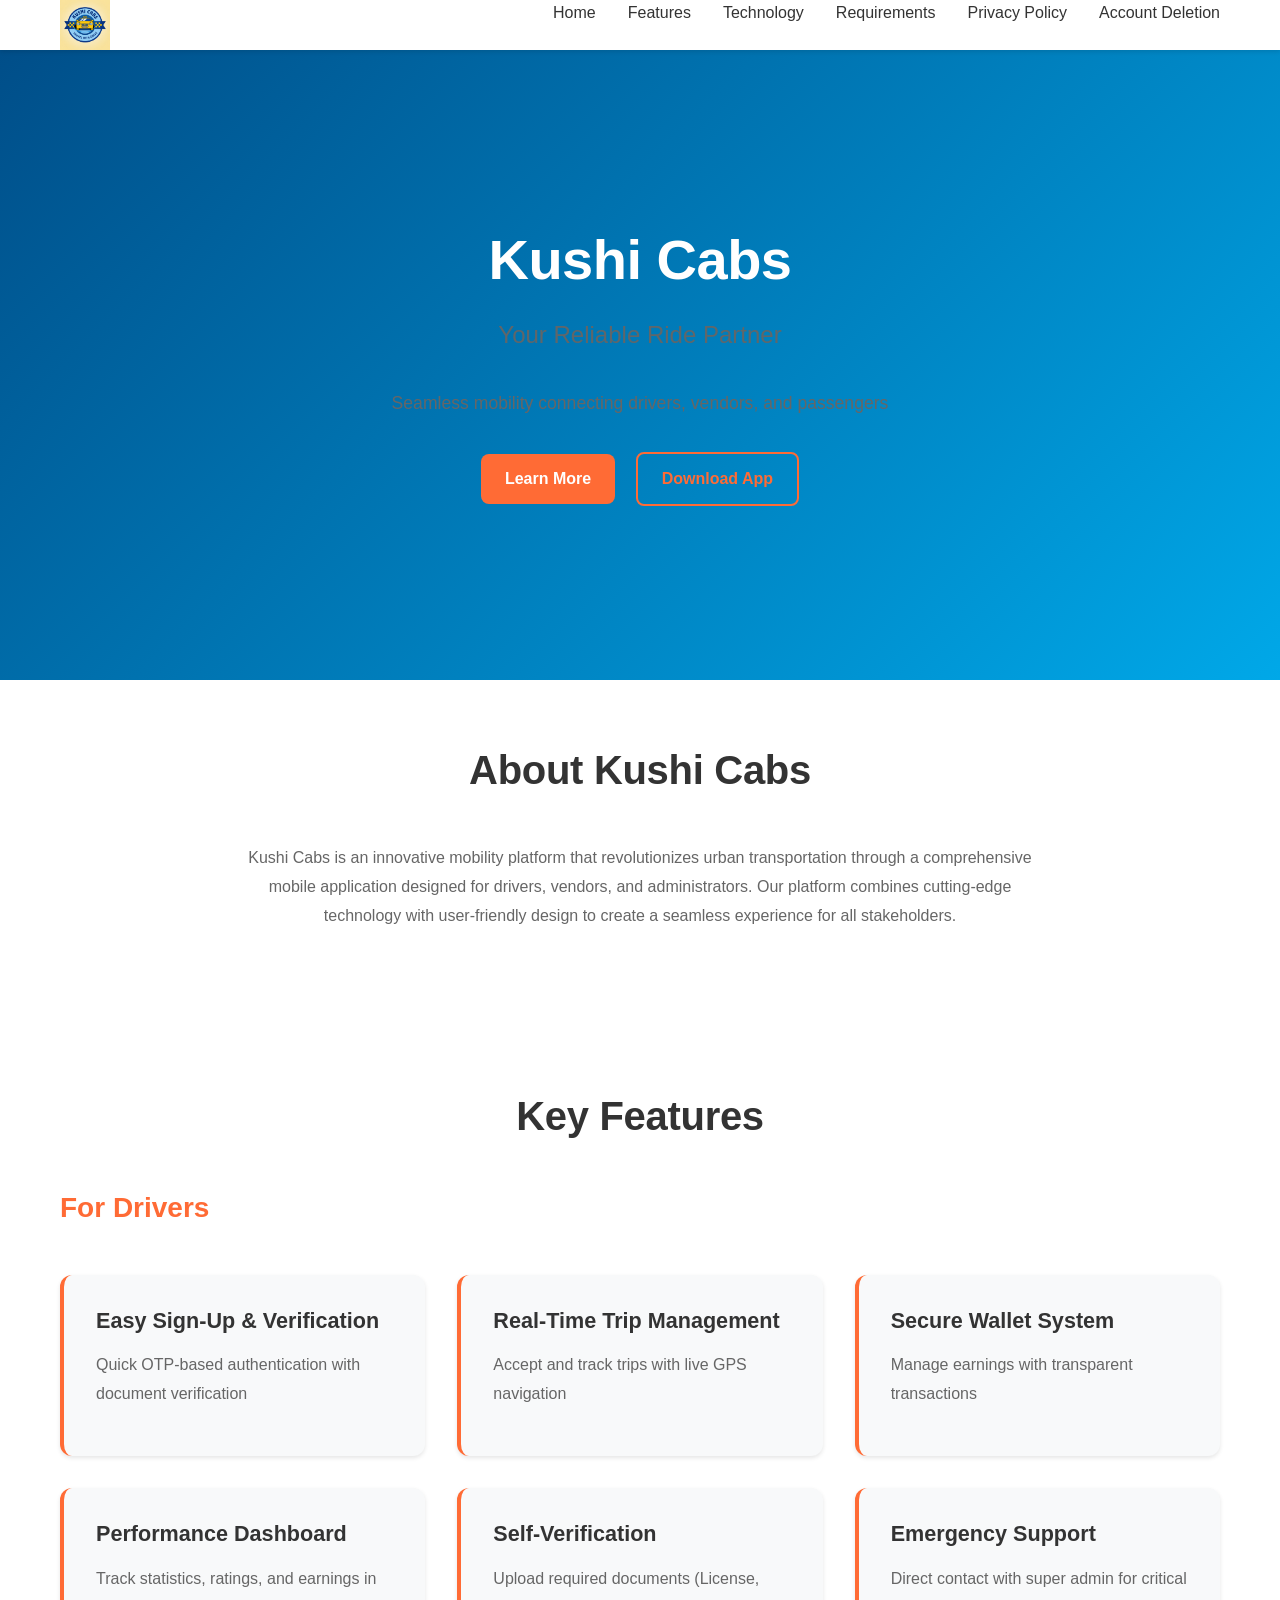
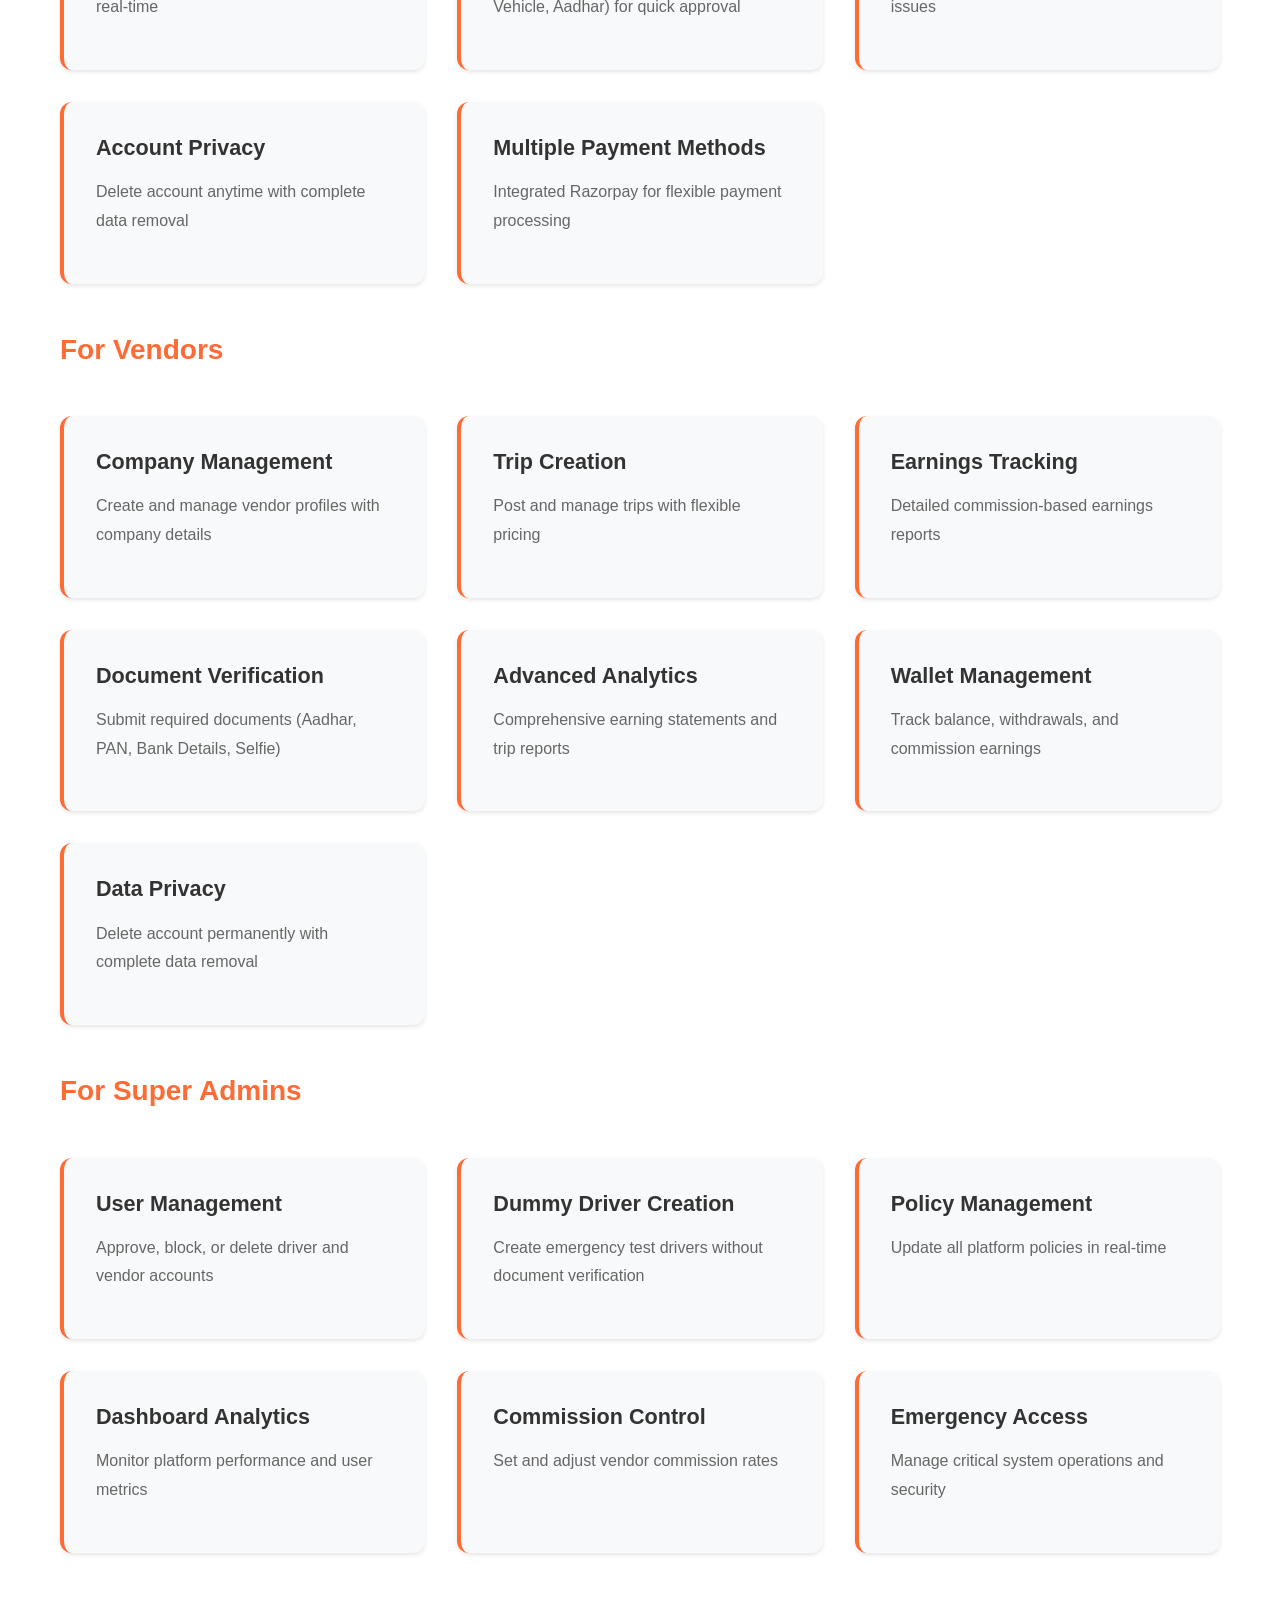
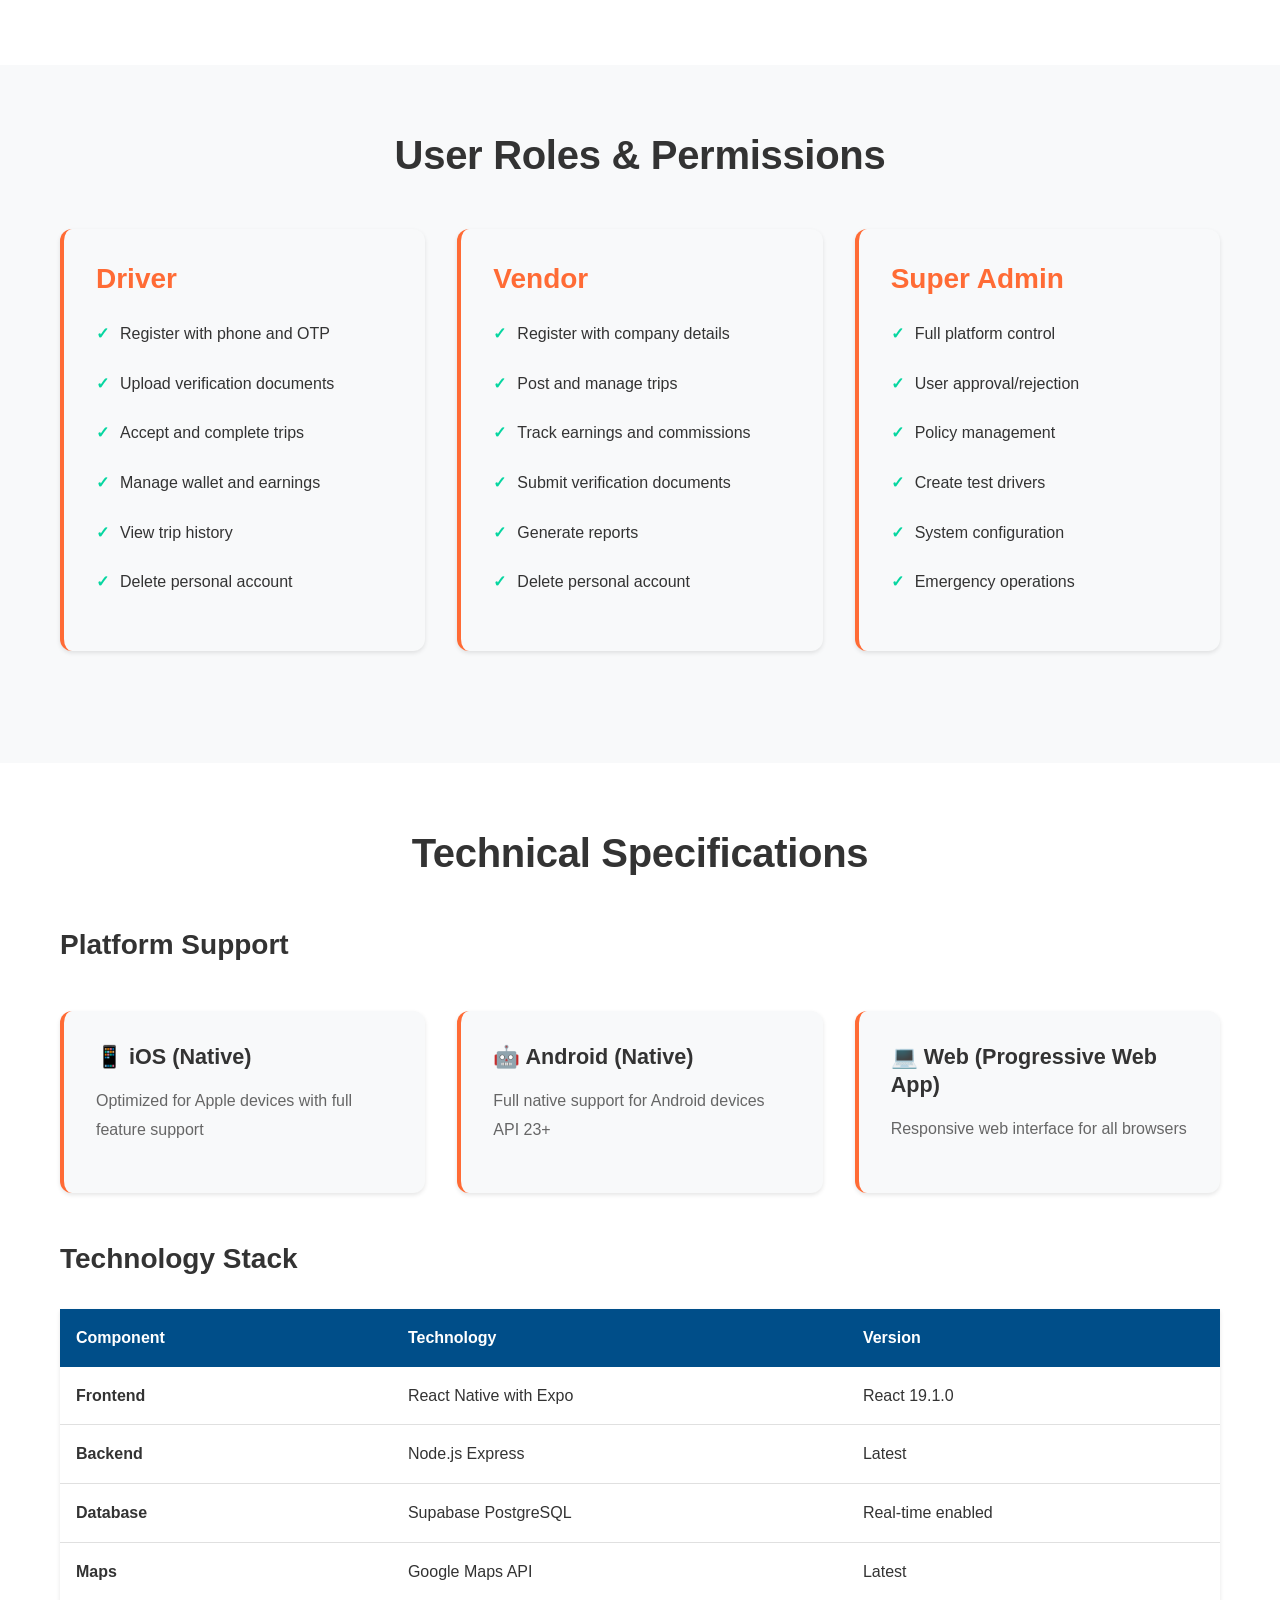
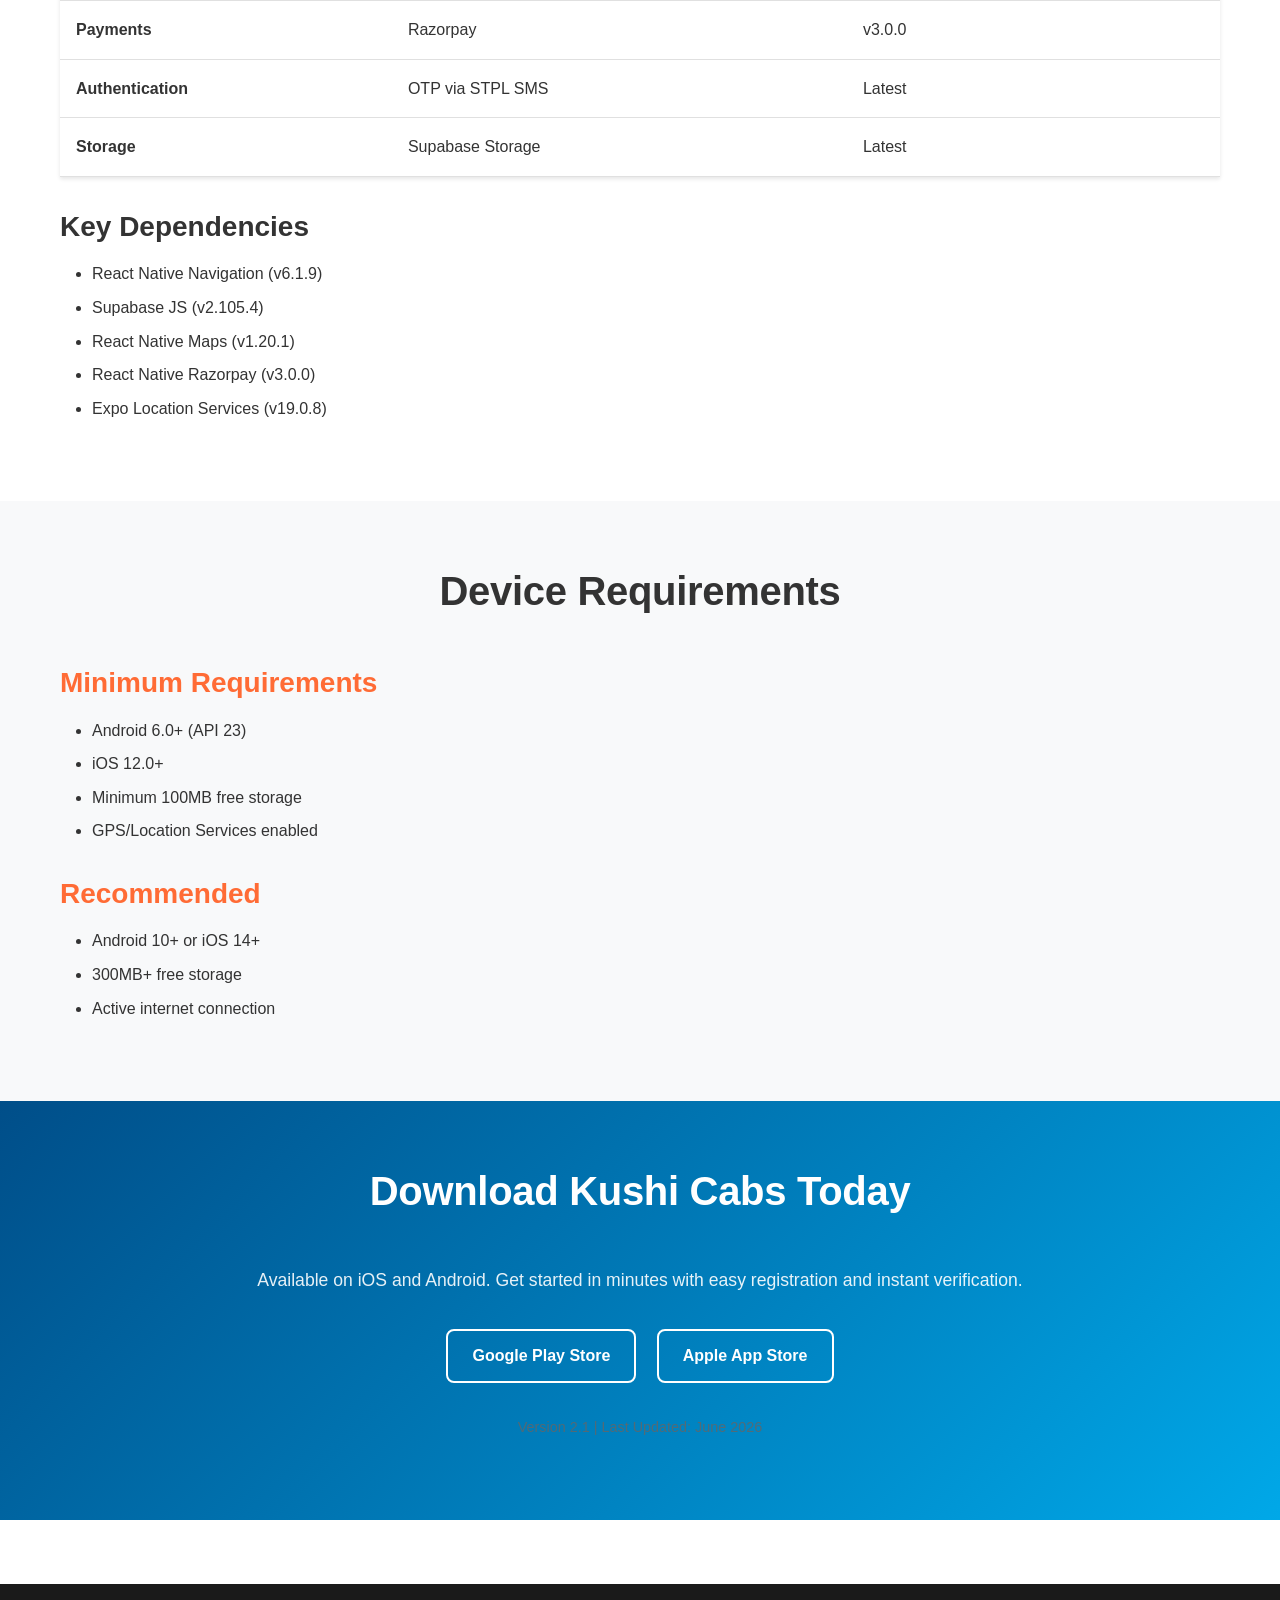
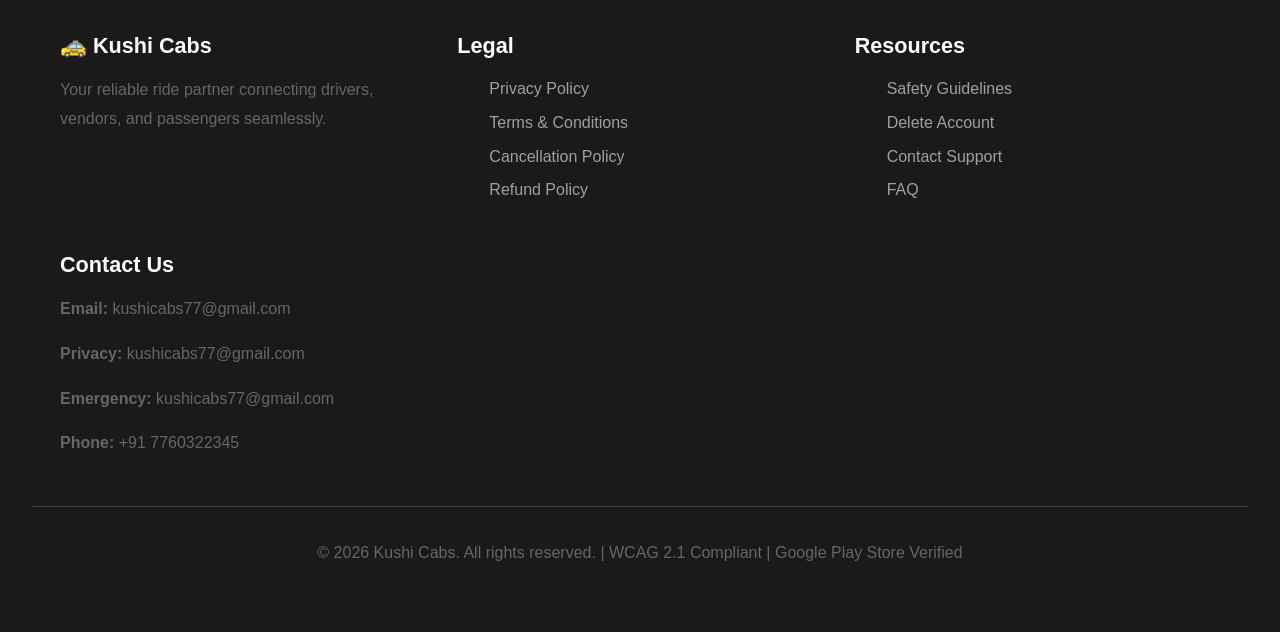
<file: index.html>
<!DOCTYPE html>
<html lang="en">
<head>
  <meta charset="UTF-8">
  <meta name="viewport" content="width=device-width, initial-scale=1.0">
  <meta name="description" content="Kushi Cabs - Your Reliable Ride Partner. Seamless mobility connecting drivers, vendors, and passengers with cutting-edge technology.">
  <meta name="keywords" content="Ride sharing, Transportation, Kushi Cabs, Mobility, Drivers, Vendors">
  <meta name="author" content="Kushi Cabs">
  <meta property="og:title" content="Kushi Cabs - Your Reliable Ride Partner">
  <meta property="og:description" content="Seamless mobility connecting drivers, vendors, and passengers">
  <meta property="og:type" content="website">
  
  <!-- Google Play Store Requirements -->
  <meta name="google-play-app" content="app/com.kushicabs.app">
  <link rel="canonical" href="https://www.kushicabs.com">
  
  <title>Kushi Cabs - Your Reliable Ride Partner</title>
  <link rel="stylesheet" href="../css/style.css">
</head>
<body>
  <!-- Skip to Main Content Link (Accessibility) -->
  <a href="#main-content" class="skip-link">Skip to main content</a>

  <!-- Header & Navigation -->
  <header>
    <nav class="container">
      <div class="logo">
        <img src="app.icon.jpeg" alt="Kushi Cabs Logo" class="logo-image">
      </div>
      <ul class="nav-links" id="navLinks">
        <li><a href="#home">Home</a></li>
        <li><a href="#features">Features</a></li>
        <li><a href="#tech-stack">Technology</a></li>
        <li><a href="#requirements">Requirements</a></li>
        <li><a href="pages/privacy.html">Privacy Policy</a></li>
        <li><a href="pages/delete-account.html">Account Deletion</a></li>
      </ul>
      <div class="hamburger" id="hamburger">
        <span></span>
        <span></span>
        <span></span>
      </div>
    </nav>
  </header>

  <main id="main-content">
    <!-- Hero Section -->
    <section class="hero" id="home">
      <div class="hero-content">
        <h1>Kushi Cabs</h1>
        <p class="subheading">Your Reliable Ride Partner</p>
        <p style="font-size: 1.1rem; margin-bottom: 2rem;">Seamless mobility connecting drivers, vendors, and passengers</p>
        <a href="#features" class="btn btn-primary">Learn More</a>
        <a href="#download" class="btn btn-outline" style="margin-left: 1rem;">Download App</a>
      </div>
    </section>

    <!-- Overview Section -->
    <section id="overview">
      <div class="container">
        <h2>About Kushi Cabs</h2>
        <p style="text-align: center; max-width: 800px; margin: 0 auto 2rem;">
          Kushi Cabs is an innovative mobility platform that revolutionizes urban transportation through 
          a comprehensive mobile application designed for drivers, vendors, and administrators. Our platform 
          combines cutting-edge technology with user-friendly design to create a seamless experience for 
          all stakeholders.
        </p>
      </div>
    </section>

    <!-- Key Features Section -->
    <section id="features">
      <div class="container">
        <h2>Key Features</h2>

        <!-- For Drivers -->
        <h3 style="text-align: left; margin-top: 2rem; color: var(--primary-color);">For Drivers</h3>
        <div class="features-grid">
          <div class="feature-card">
            <h4>Easy Sign-Up & Verification</h4>
            <p>Quick OTP-based authentication with document verification</p>
          </div>
          <div class="feature-card">
            <h4>Real-Time Trip Management</h4>
            <p>Accept and track trips with live GPS navigation</p>
          </div>
          <div class="feature-card">
            <h4>Secure Wallet System</h4>
            <p>Manage earnings with transparent transactions</p>
          </div>
          <div class="feature-card">
            <h4>Performance Dashboard</h4>
            <p>Track statistics, ratings, and earnings in real-time</p>
          </div>
          <div class="feature-card">
            <h4>Self-Verification</h4>
            <p>Upload required documents (License, Vehicle, Aadhar) for quick approval</p>
          </div>
          <div class="feature-card">
            <h4>Emergency Support</h4>
            <p>Direct contact with super admin for critical issues</p>
          </div>
          <div class="feature-card">
            <h4>Account Privacy</h4>
            <p>Delete account anytime with complete data removal</p>
          </div>
          <div class="feature-card">
            <h4>Multiple Payment Methods</h4>
            <p>Integrated Razorpay for flexible payment processing</p>
          </div>
        </div>

        <!-- For Vendors -->
        <h3 style="text-align: left; margin-top: 3rem; color: var(--primary-color);">For Vendors</h3>
        <div class="features-grid">
          <div class="feature-card">
            <h4>Company Management</h4>
            <p>Create and manage vendor profiles with company details</p>
          </div>
          <div class="feature-card">
            <h4>Trip Creation</h4>
            <p>Post and manage trips with flexible pricing</p>
          </div>
          <div class="feature-card">
            <h4>Earnings Tracking</h4>
            <p>Detailed commission-based earnings reports</p>
          </div>
          <div class="feature-card">
            <h4>Document Verification</h4>
            <p>Submit required documents (Aadhar, PAN, Bank Details, Selfie)</p>
          </div>
          <div class="feature-card">
            <h4>Advanced Analytics</h4>
            <p>Comprehensive earning statements and trip reports</p>
          </div>
          <div class="feature-card">
            <h4>Wallet Management</h4>
            <p>Track balance, withdrawals, and commission earnings</p>
          </div>
          <div class="feature-card">
            <h4>Data Privacy</h4>
            <p>Delete account permanently with complete data removal</p>
          </div>
        </div>

        <!-- For Super Admins -->
        <h3 style="text-align: left; margin-top: 3rem; color: var(--primary-color);">For Super Admins</h3>
        <div class="features-grid">
          <div class="feature-card">
            <h4>User Management</h4>
            <p>Approve, block, or delete driver and vendor accounts</p>
          </div>
          <div class="feature-card">
            <h4>Dummy Driver Creation</h4>
            <p>Create emergency test drivers without document verification</p>
          </div>
          <div class="feature-card">
            <h4>Policy Management</h4>
            <p>Update all platform policies in real-time</p>
          </div>
          <div class="feature-card">
            <h4>Dashboard Analytics</h4>
            <p>Monitor platform performance and user metrics</p>
          </div>
          <div class="feature-card">
            <h4>Commission Control</h4>
            <p>Set and adjust vendor commission rates</p>
          </div>
          <div class="feature-card">
            <h4>Emergency Access</h4>
            <p>Manage critical system operations and security</p>
          </div>
        </div>
      </div>
    </section>

    <!-- User Roles Section -->
    <section style="background-color: var(--light-bg);">
      <div class="container">
        <h2>User Roles & Permissions</h2>
        <div class="features-grid" style="margin-top: 2rem;">
          <div class="feature-card">
            <h3 style="color: var(--primary-color);">Driver</h3>
            <ul>
              <li>Register with phone and OTP</li>
              <li>Upload verification documents</li>
              <li>Accept and complete trips</li>
              <li>Manage wallet and earnings</li>
              <li>View trip history</li>
              <li>Delete personal account</li>
            </ul>
          </div>
          <div class="feature-card">
            <h3 style="color: var(--primary-color);">Vendor</h3>
            <ul>
              <li>Register with company details</li>
              <li>Post and manage trips</li>
              <li>Track earnings and commissions</li>
              <li>Submit verification documents</li>
              <li>Generate reports</li>
              <li>Delete personal account</li>
            </ul>
          </div>
          <div class="feature-card">
            <h3 style="color: var(--primary-color);">Super Admin</h3>
            <ul>
              <li>Full platform control</li>
              <li>User approval/rejection</li>
              <li>Policy management</li>
              <li>Create test drivers</li>
              <li>System configuration</li>
              <li>Emergency operations</li>
            </ul>
          </div>
        </div>
      </div>
    </section>

    <!-- Technical Specifications -->
    <section id="tech-stack">
      <div class="container">
        <h2>Technical Specifications</h2>

        <h3 style="margin-top: 2rem;">Platform Support</h3>
        <div class="features-grid">
          <div class="feature-card">
            <h4>📱 iOS (Native)</h4>
            <p>Optimized for Apple devices with full feature support</p>
          </div>
          <div class="feature-card">
            <h4>🤖 Android (Native)</h4>
            <p>Full native support for Android devices API 23+</p>
          </div>
          <div class="feature-card">
            <h4>💻 Web (Progressive Web App)</h4>
            <p>Responsive web interface for all browsers</p>
          </div>
        </div>

        <h3 style="margin-top: 2rem;">Technology Stack</h3>
        <table>
          <thead>
            <tr>
              <th>Component</th>
              <th>Technology</th>
              <th>Version</th>
            </tr>
          </thead>
          <tbody>
            <tr>
              <td><strong>Frontend</strong></td>
              <td>React Native with Expo</td>
              <td>React 19.1.0</td>
            </tr>
            <tr>
              <td><strong>Backend</strong></td>
              <td>Node.js Express</td>
              <td>Latest</td>
            </tr>
            <tr>
              <td><strong>Database</strong></td>
              <td>Supabase PostgreSQL</td>
              <td>Real-time enabled</td>
            </tr>
            <tr>
              <td><strong>Maps</strong></td>
              <td>Google Maps API</td>
              <td>Latest</td>
            </tr>
            <tr>
              <td><strong>Payments</strong></td>
              <td>Razorpay</td>
              <td>v3.0.0</td>
            </tr>
            <tr>
              <td><strong>Authentication</strong></td>
              <td>OTP via STPL SMS</td>
              <td>Latest</td>
            </tr>
            <tr>
              <td><strong>Storage</strong></td>
              <td>Supabase Storage</td>
              <td>Latest</td>
            </tr>
          </tbody>
        </table>

        <h3 style="margin-top: 2rem;">Key Dependencies</h3>
        <ul>
          <li>React Native Navigation (v6.1.9)</li>
          <li>Supabase JS (v2.105.4)</li>
          <li>React Native Maps (v1.20.1)</li>
          <li>React Native Razorpay (v3.0.0)</li>
          <li>Expo Location Services (v19.0.8)</li>
        </ul>
      </div>
    </section>

    <!-- Device Requirements -->
    <section id="requirements" style="background-color: var(--light-bg);">
      <div class="container">
        <h2>Device Requirements</h2>

        <h3 style="margin-top: 2rem; color: var(--primary-color);">Minimum Requirements</h3>
        <ul>
          <li>Android 6.0+ (API 23)</li>
          <li>iOS 12.0+</li>
          <li>Minimum 100MB free storage</li>
          <li>GPS/Location Services enabled</li>
        </ul>

        <h3 style="margin-top: 2rem; color: var(--primary-color);">Recommended</h3>
        <ul>
          <li>Android 10+ or iOS 14+</li>
          <li>300MB+ free storage</li>
          <li>Active internet connection</li>
        </ul>
      </div>
    </section>

    <!-- Download Section -->
    <section id="download" style="background: linear-gradient(135deg, var(--secondary-color), var(--accent-color)); color: white; text-align: center;">
      <div class="container">
        <h2 style="color: white;">Download Kushi Cabs Today</h2>
        <p style="color: rgba(255,255,255,0.9); font-size: 1.1rem; margin-bottom: 2rem;">
          Available on iOS and Android. Get started in minutes with easy registration and instant verification.
        </p>
        <div>
          <a href="https://play.google.com/store" class="btn btn-outline" style="border-color: white; color: white;">
            Google Play Store
          </a>
          <a href="https://apps.apple.com" class="btn btn-outline" style="border-color: white; color: white; margin-left: 1rem;">
            Apple App Store
          </a>
        </div>
        <p style="margin-top: 2rem; opacity: 0.8; font-size: 0.9rem;">
          Version 2.1 | Last Updated: June 2026
        </p>
      </div>
    </section>
  </main>

  <!-- Footer -->
  <footer>
    <div class="container footer-content">
      <div class="footer-section">
        <h4>🚕 Kushi Cabs</h4>
        <p>Your reliable ride partner connecting drivers, vendors, and passengers seamlessly.</p>
      </div>

      <div class="footer-section">
        <h4>Legal</h4>
        <ul>
          <li><a href="pages/privacy.html">Privacy Policy</a></li>
          <li><a href="pages/terms.html">Terms & Conditions</a></li>
          <li><a href="pages/cancellation.html">Cancellation Policy</a></li>
          <li><a href="pages/refund.html">Refund Policy</a></li>
        </ul>
      </div>

      <div class="footer-section">
        <h4>Resources</h4>
        <ul>
          <li><a href="pages/safety.html">Safety Guidelines</a></li>
          <li><a href="pages/delete-account.html">Delete Account</a></li>
          <li><a href="#contact">Contact Support</a></li>
          <li><a href="#faq">FAQ</a></li>
        </ul>
      </div>

      <div class="footer-section" id="contact">
        <h4>Contact Us</h4>
        <p><strong>Email:</strong> kushicabs77@gmail.com</p>
        <p><strong>Privacy:</strong> kushicabs77@gmail.com</p>
        <p><strong>Emergency:</strong> kushicabs77@gmail.com</p>
        <p><strong>Phone:</strong> +91 7760322345</p>
      </div>
    </div>

    <div class="footer-bottom">
      <p>&copy; 2026 Kushi Cabs. All rights reserved. | WCAG 2.1 Compliant | Google Play Store Verified</p>
    </div>
  </footer>

  <script src="../js/main.js"></script>
</body>
</html>
</file>
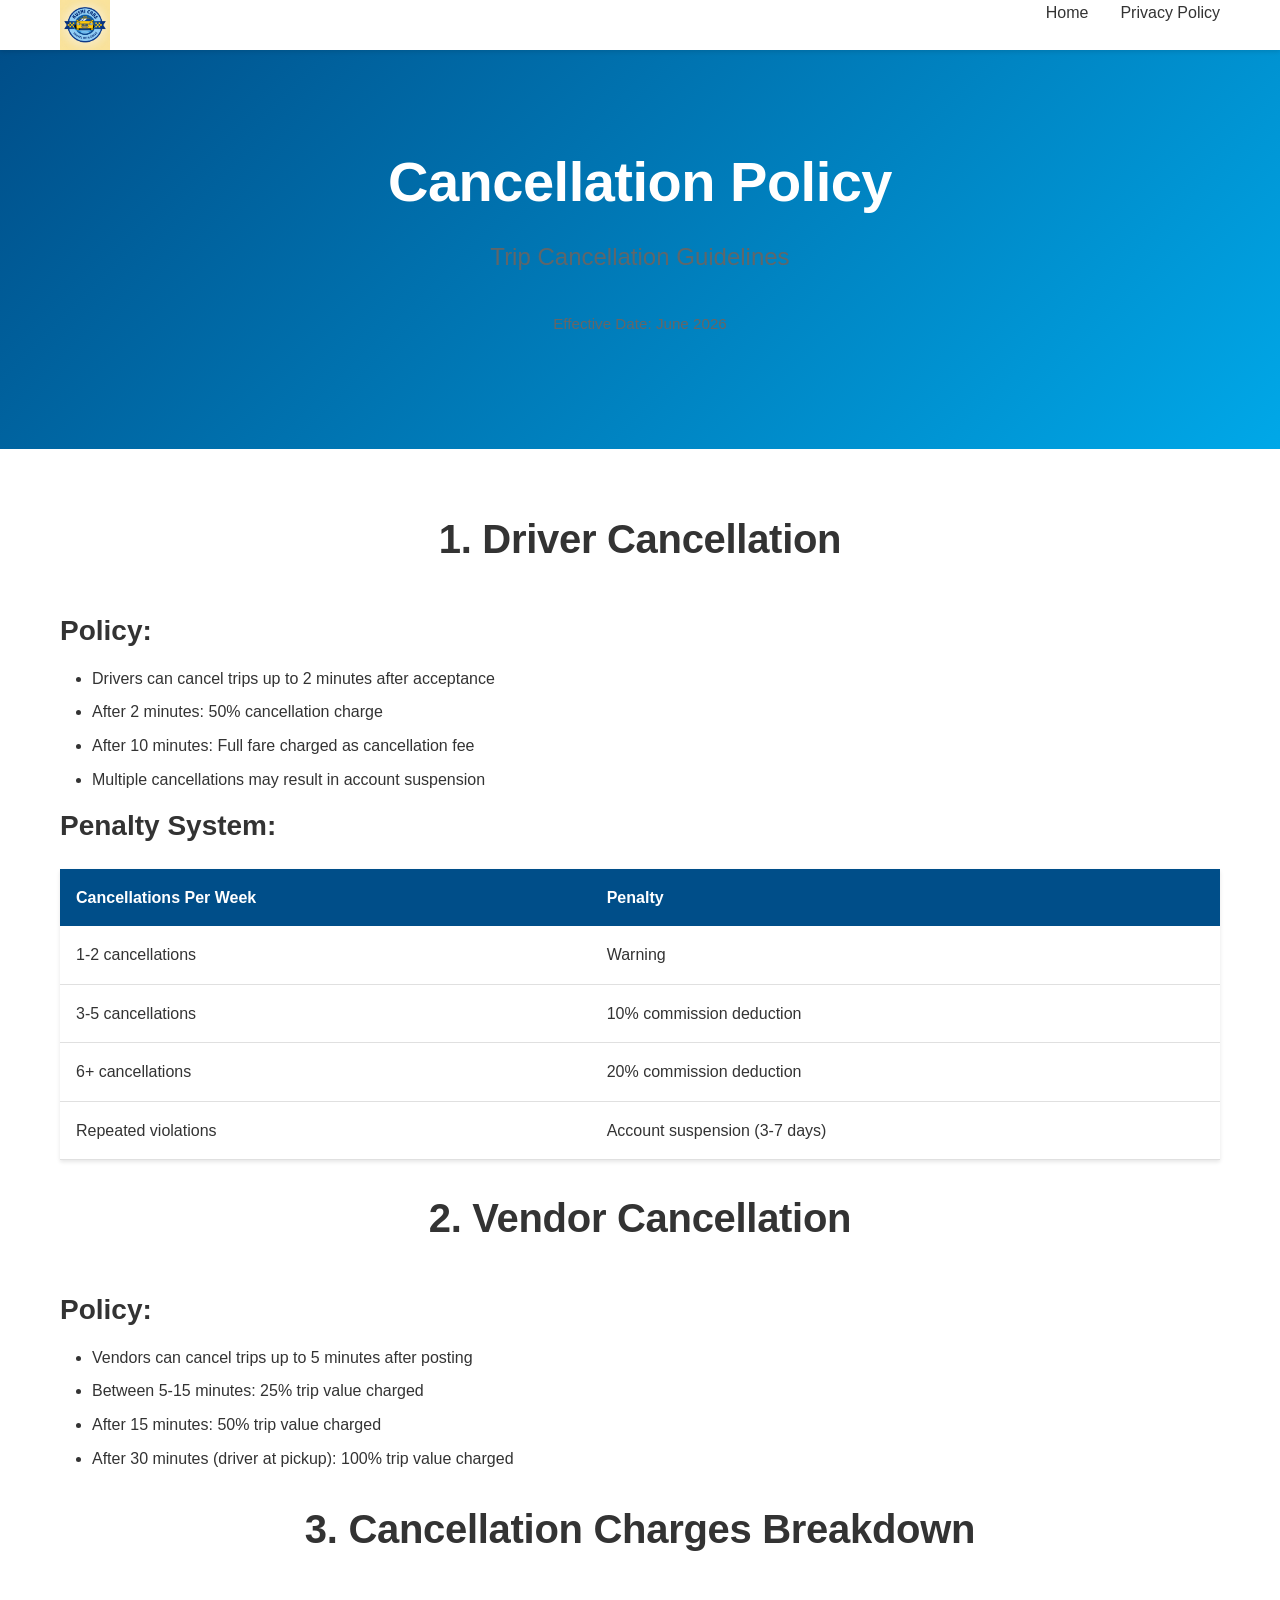
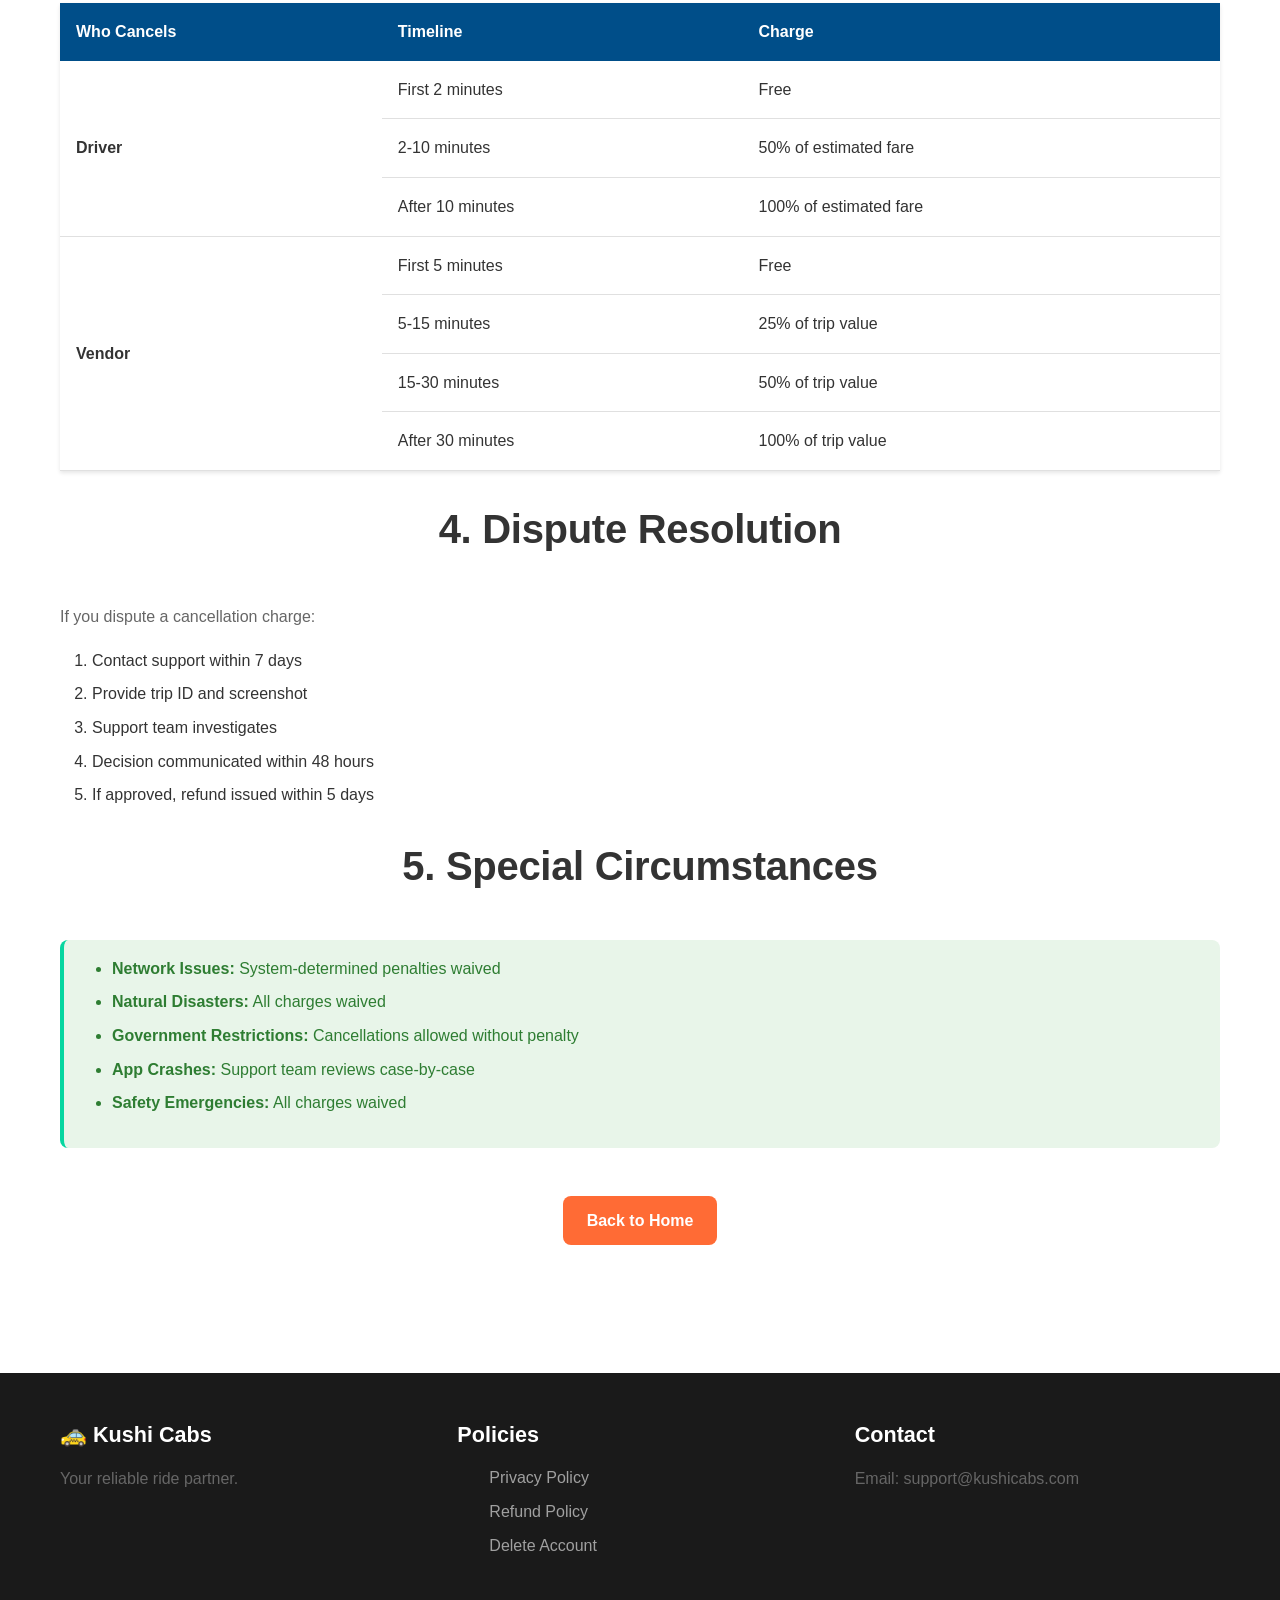
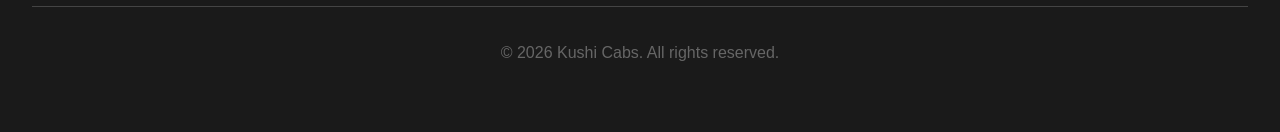
<file: pages/cancellation.html>
<!DOCTYPE html>
<html lang="en">
<head>
  <meta charset="UTF-8">
  <meta name="viewport" content="width=device-width, initial-scale=1.0">
  <meta name="description" content="Kushi Cabs Cancellation Policy">
  <title>Cancellation Policy - Kushi Cabs</title>
  <link rel="stylesheet" href="../css/style.css">
</head>
<body>
  <a href="#main-content" class="skip-link">Skip to main content</a>

  <header>
    <nav class="container">
      <div class="logo"><img src="../app.icon.jpeg" alt="Kushi Cabs Logo" class="logo-image"></div>
      <ul class="nav-links" id="navLinks">
        <li><a href="../index.html">Home</a></li>
        <li><a href="privacy.html">Privacy Policy</a></li>
      </ul>
      <div class="hamburger" id="hamburger">
        <span></span>
        <span></span>
        <span></span>
      </div>
    </nav>
  </header>

  <main id="main-content">
    <section class="hero" style="min-height: 35vh;">
      <div class="hero-content">
        <h1>Cancellation Policy</h1>
        <p class="subheading">Trip Cancellation Guidelines</p>
        <p style="font-size: 0.95rem;">Effective Date: June 2026</p>
      </div>
    </section>

    <section>
      <div class="container">
        <h2>1. Driver Cancellation</h2>

        <h3>Policy:</h3>
        <ul>
          <li>Drivers can cancel trips up to 2 minutes after acceptance</li>
          <li>After 2 minutes: 50% cancellation charge</li>
          <li>After 10 minutes: Full fare charged as cancellation fee</li>
          <li>Multiple cancellations may result in account suspension</li>
        </ul>

        <h3>Penalty System:</h3>
        <table style="margin: 1.5rem 0;">
          <thead>
            <tr>
              <th>Cancellations Per Week</th>
              <th>Penalty</th>
            </tr>
          </thead>
          <tbody>
            <tr>
              <td>1-2 cancellations</td>
              <td>Warning</td>
            </tr>
            <tr>
              <td>3-5 cancellations</td>
              <td>10% commission deduction</td>
            </tr>
            <tr>
              <td>6+ cancellations</td>
              <td>20% commission deduction</td>
            </tr>
            <tr>
              <td>Repeated violations</td>
              <td>Account suspension (3-7 days)</td>
            </tr>
          </tbody>
        </table>

        <h2 style="margin-top: 2rem;">2. Vendor Cancellation</h2>

        <h3>Policy:</h3>
        <ul>
          <li>Vendors can cancel trips up to 5 minutes after posting</li>
          <li>Between 5-15 minutes: 25% trip value charged</li>
          <li>After 15 minutes: 50% trip value charged</li>
          <li>After 30 minutes (driver at pickup): 100% trip value charged</li>
        </ul>

        <h2 style="margin-top: 2rem;">3. Cancellation Charges Breakdown</h2>
        <table style="margin: 1.5rem 0;">
          <thead>
            <tr>
              <th>Who Cancels</th>
              <th>Timeline</th>
              <th>Charge</th>
            </tr>
          </thead>
          <tbody>
            <tr>
              <td rowspan="3"><strong>Driver</strong></td>
              <td>First 2 minutes</td>
              <td>Free</td>
            </tr>
            <tr>
              <td>2-10 minutes</td>
              <td>50% of estimated fare</td>
            </tr>
            <tr>
              <td>After 10 minutes</td>
              <td>100% of estimated fare</td>
            </tr>
            <tr>
              <td rowspan="4"><strong>Vendor</strong></td>
              <td>First 5 minutes</td>
              <td>Free</td>
            </tr>
            <tr>
              <td>5-15 minutes</td>
              <td>25% of trip value</td>
            </tr>
            <tr>
              <td>15-30 minutes</td>
              <td>50% of trip value</td>
            </tr>
            <tr>
              <td>After 30 minutes</td>
              <td>100% of trip value</td>
            </tr>
          </tbody>
        </table>

        <h2 style="margin-top: 2rem;">4. Dispute Resolution</h2>
        <p>If you dispute a cancellation charge:</p>
        <ol>
          <li>Contact support within 7 days</li>
          <li>Provide trip ID and screenshot</li>
          <li>Support team investigates</li>
          <li>Decision communicated within 48 hours</li>
          <li>If approved, refund issued within 5 days</li>
        </ol>

        <h2 style="margin-top: 2rem;">5. Special Circumstances</h2>
        <div class="alert alert-success">
          <ul>
            <li><strong>Network Issues:</strong> System-determined penalties waived</li>
            <li><strong>Natural Disasters:</strong> All charges waived</li>
            <li><strong>Government Restrictions:</strong> Cancellations allowed without penalty</li>
            <li><strong>App Crashes:</strong> Support team reviews case-by-case</li>
            <li><strong>Safety Emergencies:</strong> All charges waived</li>
          </ul>
        </div>

        <div style="text-align: center; margin-top: 3rem;">
          <a href="../index.html" class="btn btn-primary">Back to Home</a>
        </div>
      </div>
    </section>
  </main>

  <footer>
    <div class="container footer-content">
      <div class="footer-section">
        <h4>🚕 Kushi Cabs</h4>
        <p>Your reliable ride partner.</p>
      </div>
      <div class="footer-section">
        <h4>Policies</h4>
        <ul>
          <li><a href="privacy.html">Privacy Policy</a></li>
          <li><a href="refund.html">Refund Policy</a></li>
          <li><a href="delete-account.html">Delete Account</a></li>
        </ul>
      </div>
      <div class="footer-section">
        <h4>Contact</h4>
        <p>Email: support@kushicabs.com</p>
      </div>
    </div>
    <div class="footer-bottom">
      <p>&copy; 2026 Kushi Cabs. All rights reserved.</p>
    </div>
  </footer>

  <script src="../js/main.js"></script>
</body>
</html>
</file>
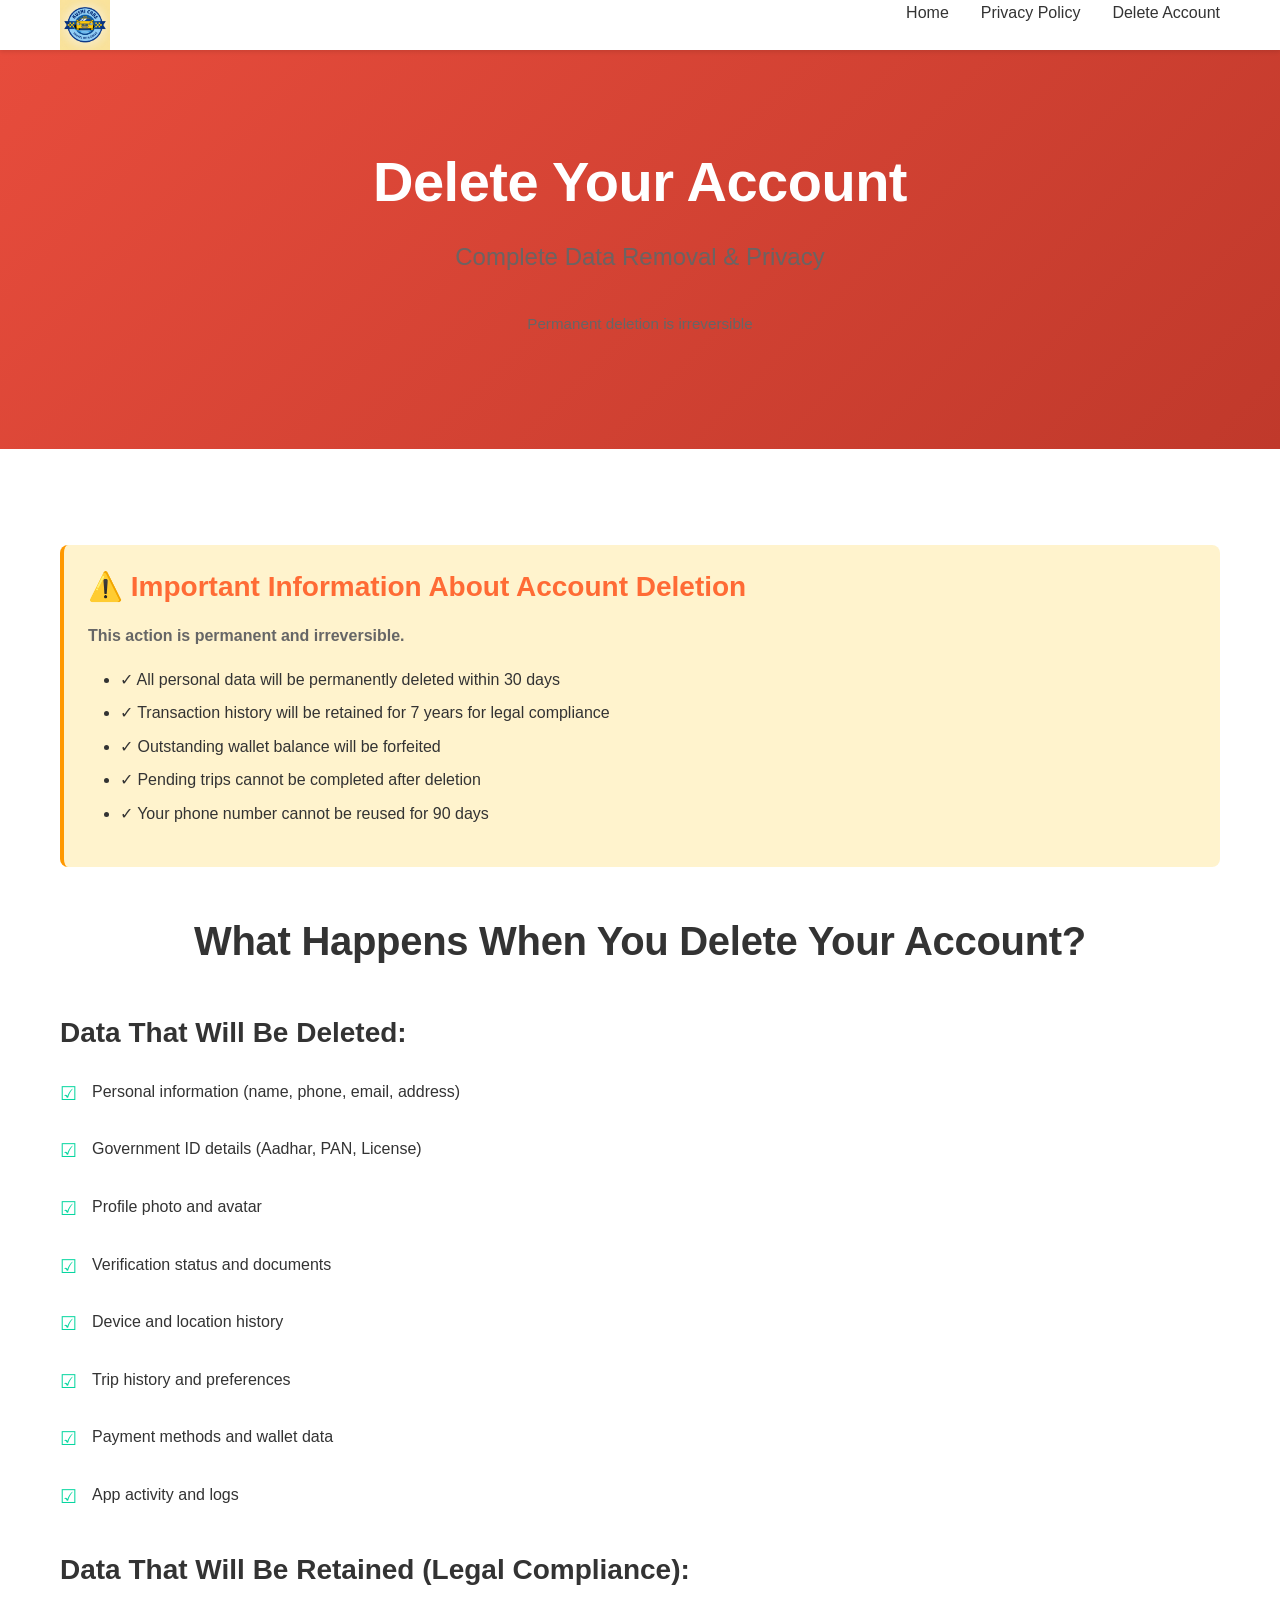
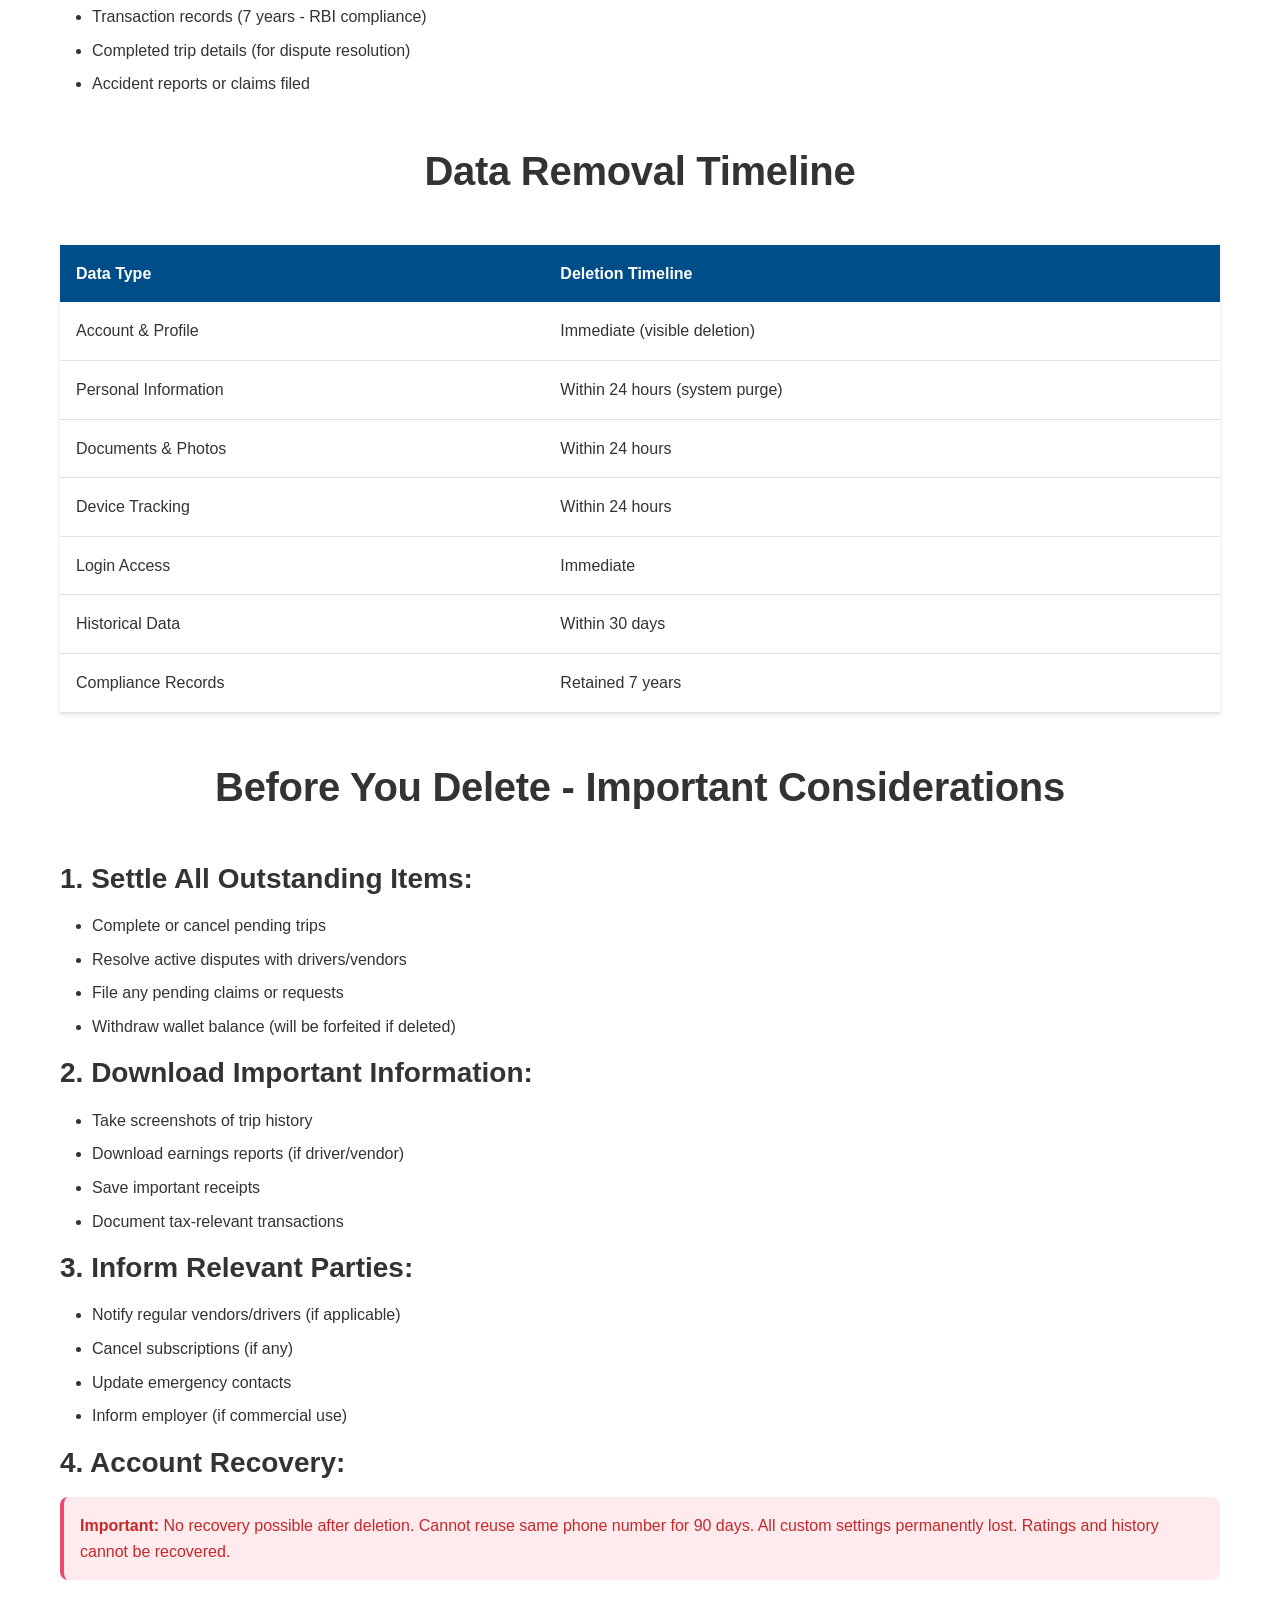
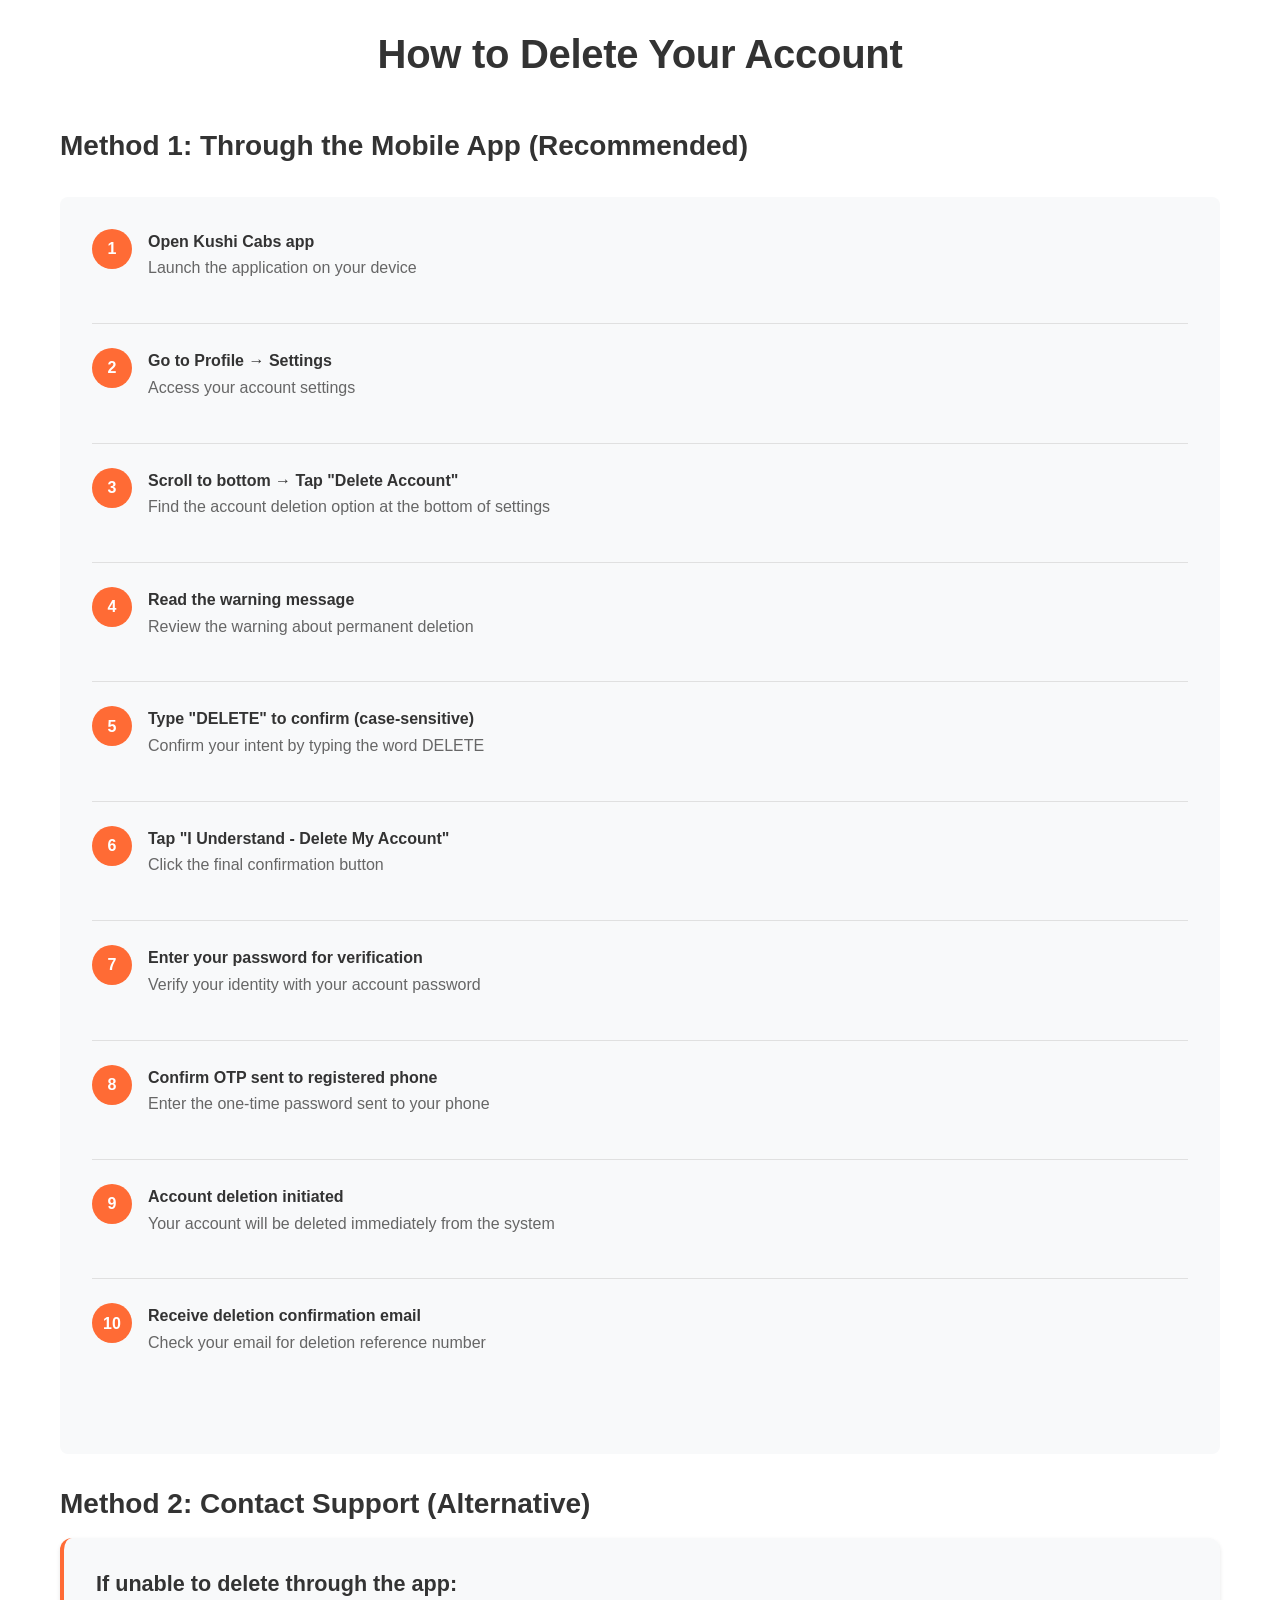
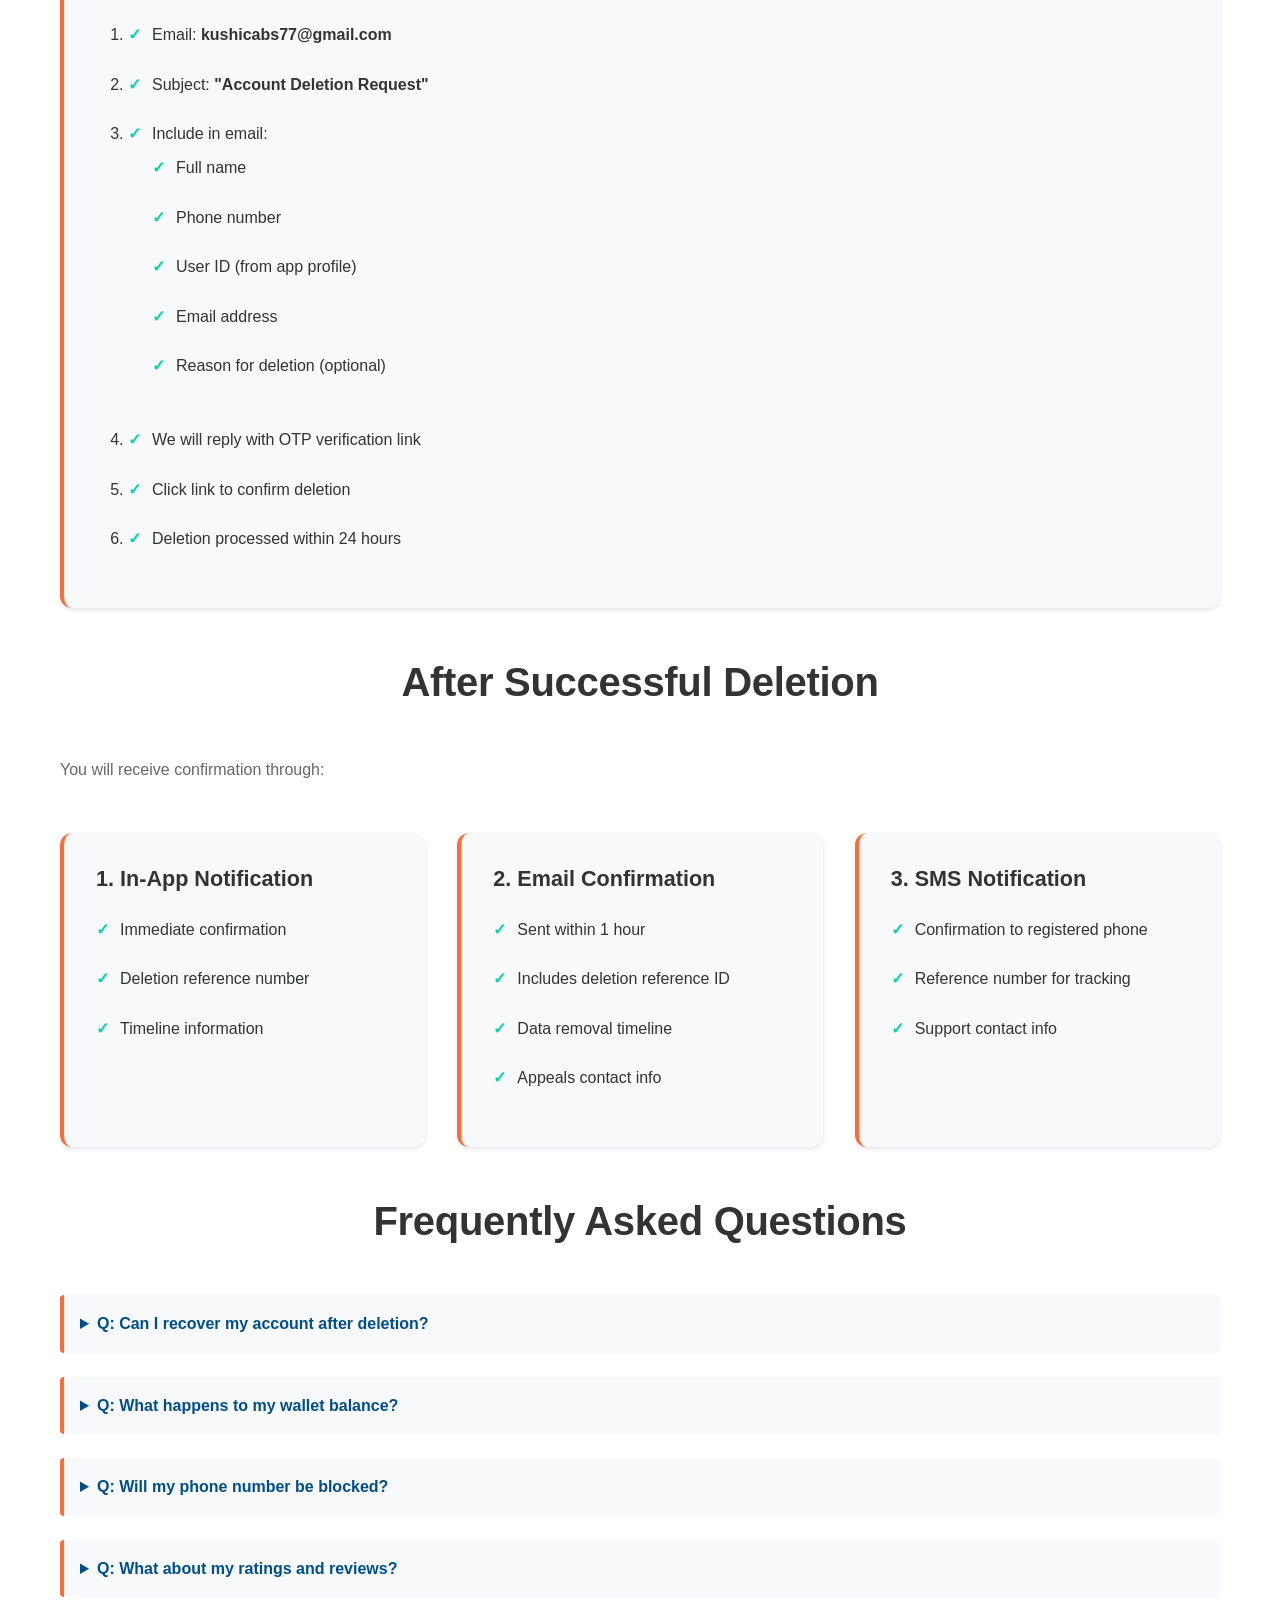
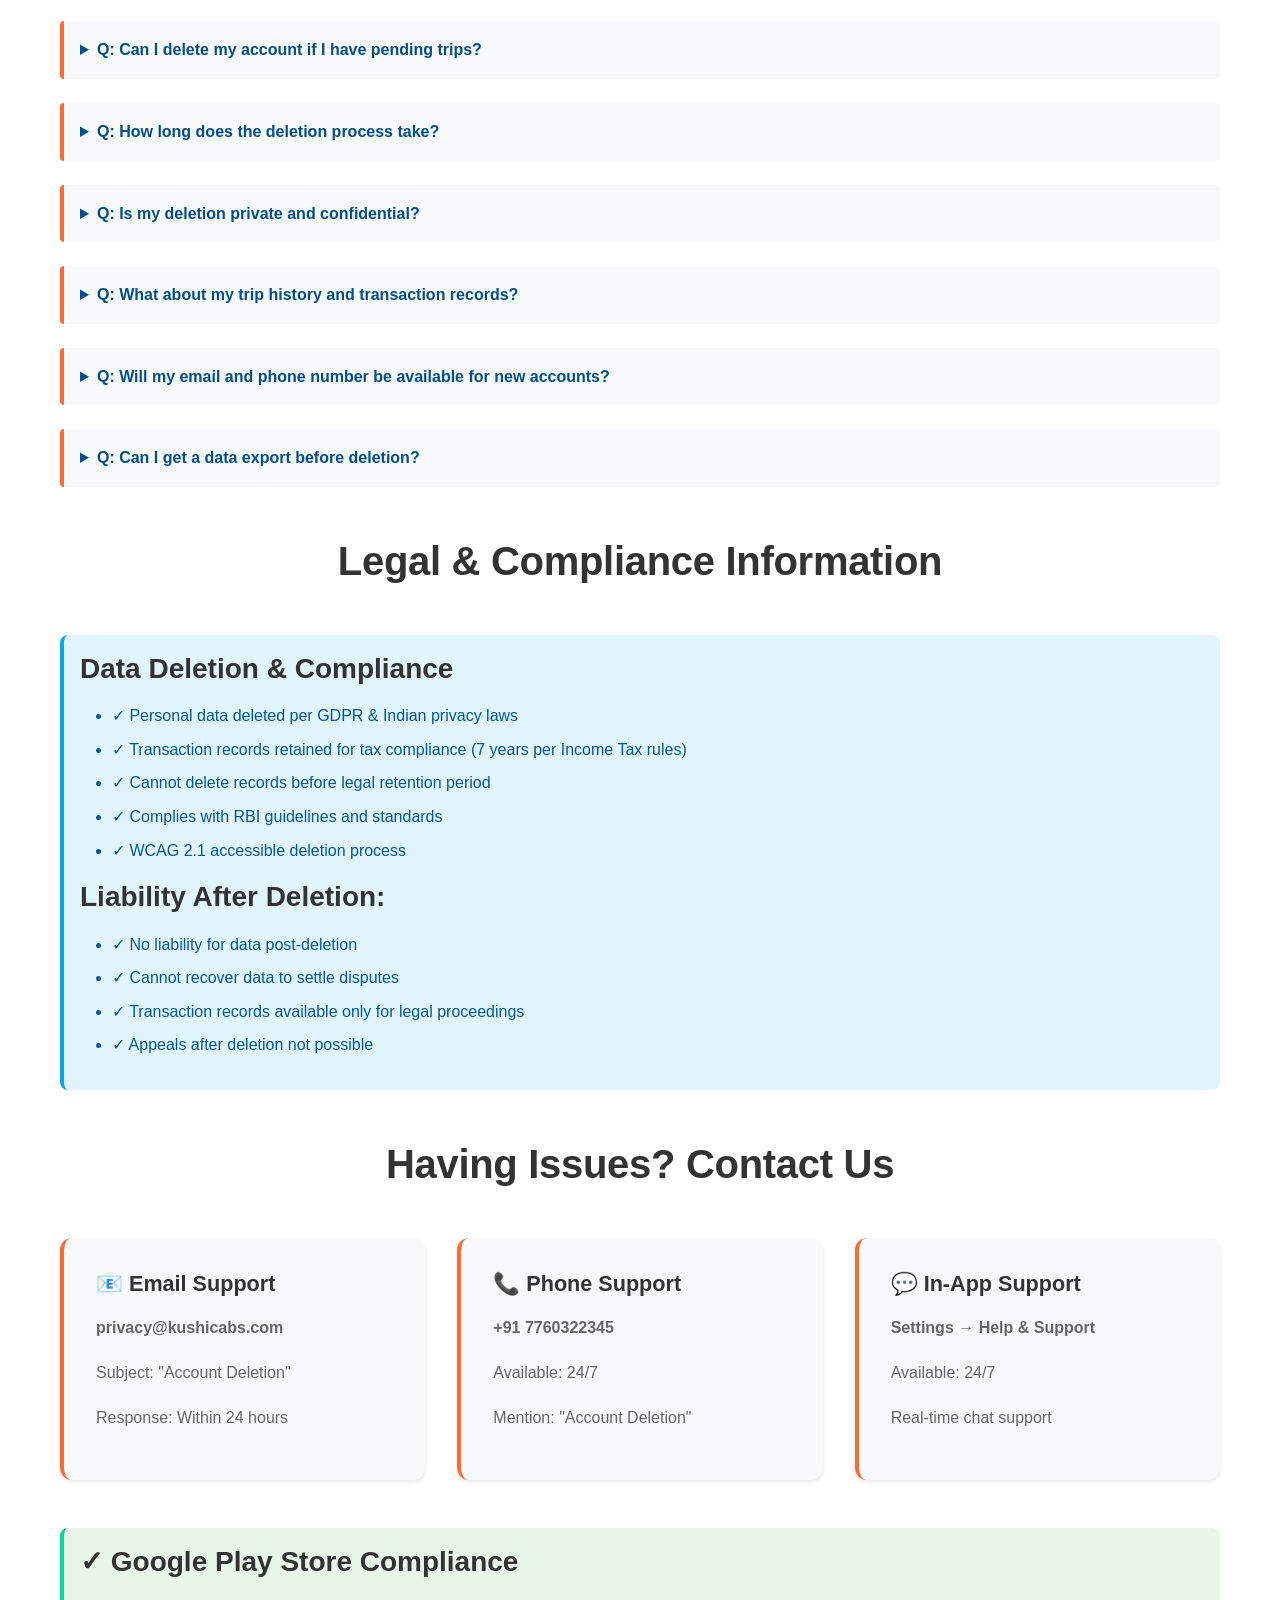
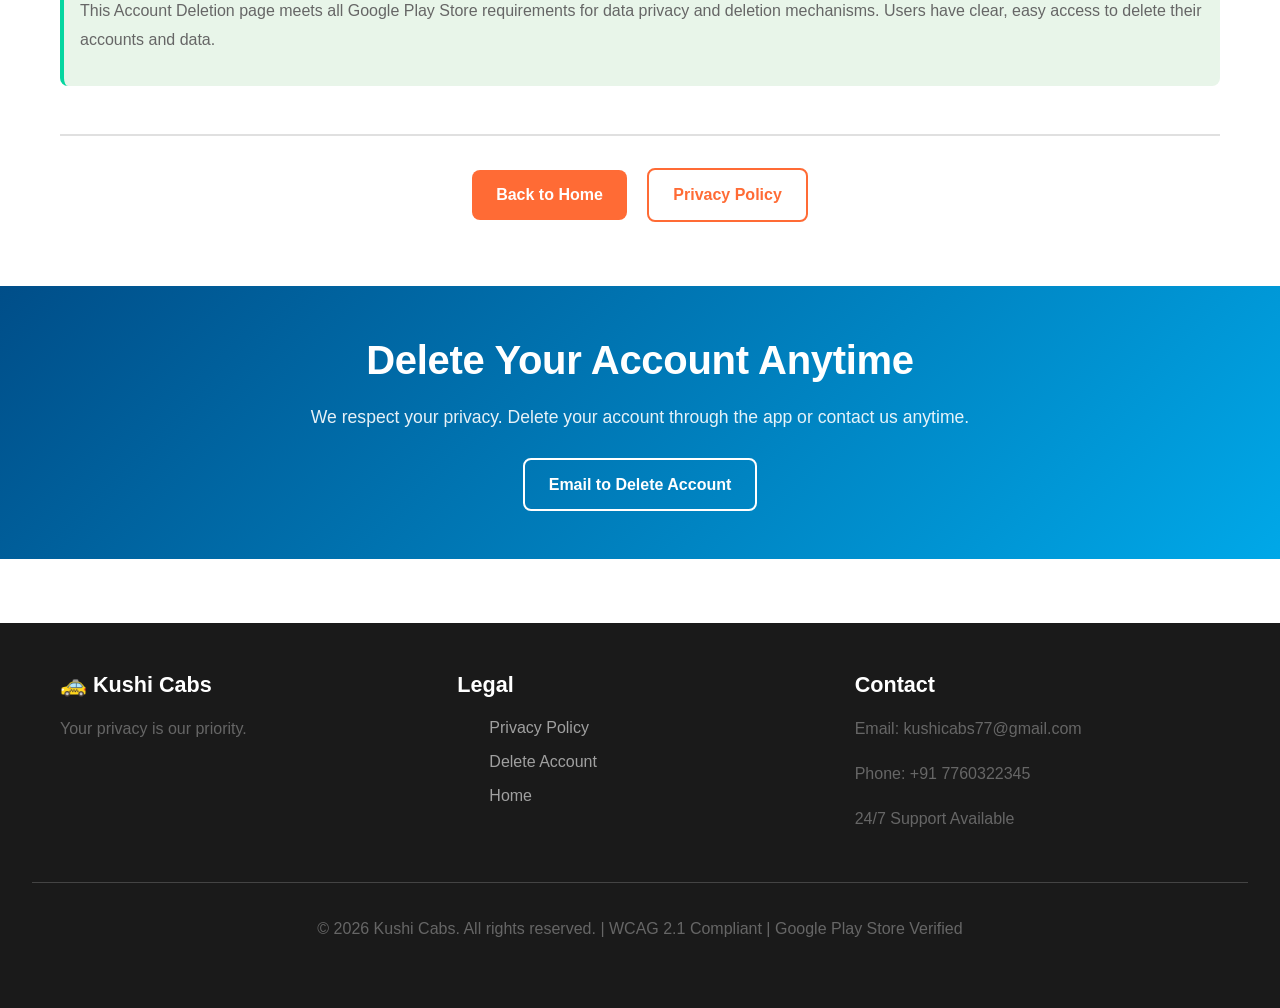
<file: pages/delete-account.html>
<!DOCTYPE html>
<html lang="en">
<head>
  <meta charset="UTF-8">
  <meta name="viewport" content="width=device-width, initial-scale=1.0">
  <meta name="description" content="Delete Your Kushi Cabs Account - Complete Data Removal & Privacy">
  <meta name="robots" content="index, follow">
  <title>Delete Account - Kushi Cabs</title>
  <link rel="stylesheet" href="../css/style.css">
  <style>
    .deletion-steps {
      background: var(--light-bg);
      padding: 2rem;
      border-radius: 0.5rem;
      margin: 2rem 0;
    }
    .step {
      display: flex;
      align-items: flex-start;
      margin-bottom: 1.5rem;
      padding-bottom: 1.5rem;
      border-bottom: 1px solid var(--border-color);
    }
    .step:last-child {
      border-bottom: none;
    }
    .step-number {
      background: var(--primary-color);
      color: white;
      width: 40px;
      height: 40px;
      border-radius: 50%;
      display: flex;
      align-items: center;
      justify-content: center;
      font-weight: bold;
      margin-right: 1rem;
      flex-shrink: 0;
    }
    .checklist {
      list-style: none;
      margin-left: 0;
    }
    .checklist li {
      padding: 0.75rem 0;
      padding-left: 2rem;
      position: relative;
    }
    .checklist li:before {
      content: "☑";
      position: absolute;
      left: 0;
      color: var(--success-color);
      font-size: 1.2rem;
    }
    .faq-item {
      margin: 1.5rem 0;
      padding: 1rem;
      border-left: 4px solid var(--primary-color);
      background: var(--light-bg);
      border-radius: 0.25rem;
    }
    .faq-item summary {
      font-weight: 600;
      cursor: pointer;
      color: var(--secondary-color);
      user-select: none;
    }
    .faq-item summary:hover {
      color: var(--primary-color);
    }
    .faq-item p {
      margin-top: 1rem;
      margin-bottom: 0;
    }
    .warning-box {
      background: #fff3cd;
      border-left: 4px solid #ff9800;
      padding: 1.5rem;
      margin: 2rem 0;
      border-radius: 0.5rem;
    }
    .confirmation-form {
      background: white;
      border: 2px solid var(--danger-color);
      padding: 2rem;
      border-radius: 0.75rem;
      margin: 2rem 0;
    }
  </style>
</head>
<body>
  <!-- Skip to Main Content -->
  <a href="#main-content" class="skip-link">Skip to main content</a>

  <!-- Header -->
  <header>
    <nav class="container">
      <div class="logo"><img src="../app.icon.jpeg" alt="Kushi Cabs Logo" class="logo-image"></div>
      <ul class="nav-links" id="navLinks">
        <li><a href="../index.html">Home</a></li>
        <li><a href="privacy.html">Privacy Policy</a></li>
        <li><a href="delete-account.html">Delete Account</a></li>
      </ul>
      <div class="hamburger" id="hamburger">
        <span></span>
        <span></span>
        <span></span>
      </div>
    </nav>
  </header>

  <main id="main-content">
    <!-- Hero Section -->
    <section class="hero" style="background: linear-gradient(135deg, #e74c3c, #c0392b); min-height: 35vh;">
      <div class="hero-content">
        <h1>Delete Your Account</h1>
        <p class="subheading">Complete Data Removal & Privacy</p>
        <p style="font-size: 0.95rem;">Permanent deletion is irreversible</p>
      </div>
    </section>

    <!-- Main Content -->
    <section>
      <div class="container">
        <!-- Important Warning -->
        <div class="warning-box">
          <h3 style="margin-top: 0; color: #ff6b35;">⚠️ Important Information About Account Deletion</h3>
          <p><strong>This action is permanent and irreversible.</strong></p>
          <ul>
            <li>✓ All personal data will be permanently deleted within 30 days</li>
            <li>✓ Transaction history will be retained for 7 years for legal compliance</li>
            <li>✓ Outstanding wallet balance will be forfeited</li>
            <li>✓ Pending trips cannot be completed after deletion</li>
            <li>✓ Your phone number cannot be reused for 90 days</li>
          </ul>
        </div>

        <!-- What Happens When You Delete -->
        <h2 style="margin-top: 3rem;">What Happens When You Delete Your Account?</h2>

        <h3>Data That Will Be Deleted:</h3>
        <ul class="checklist">
          <li>Personal information (name, phone, email, address)</li>
          <li>Government ID details (Aadhar, PAN, License)</li>
          <li>Profile photo and avatar</li>
          <li>Verification status and documents</li>
          <li>Device and location history</li>
          <li>Trip history and preferences</li>
          <li>Payment methods and wallet data</li>
          <li>App activity and logs</li>
        </ul>

        <h3 style="margin-top: 2rem;">Data That Will Be Retained (Legal Compliance):</h3>
        <ul>
          <li>Transaction records (7 years - RBI compliance)</li>
          <li>Completed trip details (for dispute resolution)</li>
          <li>Accident reports or claims filed</li>
        </ul>

        <!-- Data Removal Timeline -->
        <h2 style="margin-top: 3rem;">Data Removal Timeline</h2>
        <table>
          <thead>
            <tr>
              <th>Data Type</th>
              <th>Deletion Timeline</th>
            </tr>
          </thead>
          <tbody>
            <tr>
              <td>Account & Profile</td>
              <td>Immediate (visible deletion)</td>
            </tr>
            <tr>
              <td>Personal Information</td>
              <td>Within 24 hours (system purge)</td>
            </tr>
            <tr>
              <td>Documents & Photos</td>
              <td>Within 24 hours</td>
            </tr>
            <tr>
              <td>Device Tracking</td>
              <td>Within 24 hours</td>
            </tr>
            <tr>
              <td>Login Access</td>
              <td>Immediate</td>
            </tr>
            <tr>
              <td>Historical Data</td>
              <td>Within 30 days</td>
            </tr>
            <tr>
              <td>Compliance Records</td>
              <td>Retained 7 years</td>
            </tr>
          </tbody>
        </table>

        <!-- Before You Delete -->
        <h2 style="margin-top: 3rem;">Before You Delete - Important Considerations</h2>

        <h3>1. Settle All Outstanding Items:</h3>
        <ul>
          <li>Complete or cancel pending trips</li>
          <li>Resolve active disputes with drivers/vendors</li>
          <li>File any pending claims or requests</li>
          <li>Withdraw wallet balance (will be forfeited if deleted)</li>
        </ul>

        <h3>2. Download Important Information:</h3>
        <ul>
          <li>Take screenshots of trip history</li>
          <li>Download earnings reports (if driver/vendor)</li>
          <li>Save important receipts</li>
          <li>Document tax-relevant transactions</li>
        </ul>

        <h3>3. Inform Relevant Parties:</h3>
        <ul>
          <li>Notify regular vendors/drivers (if applicable)</li>
          <li>Cancel subscriptions (if any)</li>
          <li>Update emergency contacts</li>
          <li>Inform employer (if commercial use)</li>
        </ul>

        <h3>4. Account Recovery:</h3>
        <div class="alert alert-danger">
          <strong>Important:</strong> No recovery possible after deletion. Cannot reuse same phone number 
          for 90 days. All custom settings permanently lost. Ratings and history cannot be recovered.
        </div>

        <!-- How to Delete -->
        <h2 style="margin-top: 3rem;">How to Delete Your Account</h2>

        <h3>Method 1: Through the Mobile App (Recommended)</h3>
        <div class="deletion-steps">
          <div class="step">
            <div class="step-number">1</div>
            <div>
              <strong>Open Kushi Cabs app</strong>
              <p>Launch the application on your device</p>
            </div>
          </div>
          <div class="step">
            <div class="step-number">2</div>
            <div>
              <strong>Go to Profile → Settings</strong>
              <p>Access your account settings</p>
            </div>
          </div>
          <div class="step">
            <div class="step-number">3</div>
            <div>
              <strong>Scroll to bottom → Tap "Delete Account"</strong>
              <p>Find the account deletion option at the bottom of settings</p>
            </div>
          </div>
          <div class="step">
            <div class="step-number">4</div>
            <div>
              <strong>Read the warning message</strong>
              <p>Review the warning about permanent deletion</p>
            </div>
          </div>
          <div class="step">
            <div class="step-number">5</div>
            <div>
              <strong>Type "DELETE" to confirm (case-sensitive)</strong>
              <p>Confirm your intent by typing the word DELETE</p>
            </div>
          </div>
          <div class="step">
            <div class="step-number">6</div>
            <div>
              <strong>Tap "I Understand - Delete My Account"</strong>
              <p>Click the final confirmation button</p>
            </div>
          </div>
          <div class="step">
            <div class="step-number">7</div>
            <div>
              <strong>Enter your password for verification</strong>
              <p>Verify your identity with your account password</p>
            </div>
          </div>
          <div class="step">
            <div class="step-number">8</div>
            <div>
              <strong>Confirm OTP sent to registered phone</strong>
              <p>Enter the one-time password sent to your phone</p>
            </div>
          </div>
          <div class="step">
            <div class="step-number">9</div>
            <div>
              <strong>Account deletion initiated</strong>
              <p>Your account will be deleted immediately from the system</p>
            </div>
          </div>
          <div class="step">
            <div class="step-number">10</div>
            <div>
              <strong>Receive deletion confirmation email</strong>
              <p>Check your email for deletion reference number</p>
            </div>
          </div>
        </div>

        <h3>Method 2: Contact Support (Alternative)</h3>
        <div class="feature-card">
          <h4>If unable to delete through the app:</h4>
          <ol>
            <li>Email: <strong>kushicabs77@gmail.com</strong></li>
            <li>Subject: <strong>"Account Deletion Request"</strong></li>
            <li>Include in email:
              <ul>
                <li>Full name</li>
                <li>Phone number</li>
                <li>User ID (from app profile)</li>
                <li>Email address</li>
                <li>Reason for deletion (optional)</li>
              </ul>
            </li>
            <li>We will reply with OTP verification link</li>
            <li>Click link to confirm deletion</li>
            <li>Deletion processed within 24 hours</li>
          </ol>
        </div>

        <!-- After Deletion -->
        <h2 style="margin-top: 3rem;">After Successful Deletion</h2>
        <p>You will receive confirmation through:</p>

        <div class="features-grid">
          <div class="feature-card">
            <h4>1. In-App Notification</h4>
            <ul>
              <li>Immediate confirmation</li>
              <li>Deletion reference number</li>
              <li>Timeline information</li>
            </ul>
          </div>
          <div class="feature-card">
            <h4>2. Email Confirmation</h4>
            <ul>
              <li>Sent within 1 hour</li>
              <li>Includes deletion reference ID</li>
              <li>Data removal timeline</li>
              <li>Appeals contact info</li>
            </ul>
          </div>
          <div class="feature-card">
            <h4>3. SMS Notification</h4>
            <ul>
              <li>Confirmation to registered phone</li>
              <li>Reference number for tracking</li>
              <li>Support contact info</li>
            </ul>
          </div>
        </div>

        <!-- FAQ Section -->
        <h2 style="margin-top: 3rem;">Frequently Asked Questions</h2>

        <details class="faq-item">
          <summary>Q: Can I recover my account after deletion?</summary>
          <p>
            <strong>No.</strong> Deletion is permanent and irreversible. You cannot recover any data after 
            deletion. Please ensure you have backed up important information before proceeding.
          </p>
        </details>

        <details class="faq-item">
          <summary>Q: What happens to my wallet balance?</summary>
          <p>
            Your wallet balance will be forfeited upon account deletion. 
            <strong>Please withdraw all funds before deletion.</strong> You can withdraw to your bank 
            account anytime before deleting your account.
          </p>
        </details>

        <details class="faq-item">
          <summary>Q: Will my phone number be blocked?</summary>
          <p>
            Your phone number cannot be reused for <strong>90 days</strong> after deletion. You can 
            register a new account with a different number immediately.
          </p>
        </details>

        <details class="faq-item">
          <summary>Q: What about my ratings and reviews?</summary>
          <p>
            All ratings and reviews will be permanently deleted. This applies to both ratings you received 
            and ratings you gave to others.
          </p>
        </details>

        <details class="faq-item">
          <summary>Q: Can I delete my account if I have pending trips?</summary>
          <p>
            You must complete or cancel all pending trips before deletion. If you're unable to do so, 
            contact support@kushicabs.com for assistance. Support can help complete pending trips.
          </p>
        </details>

        <details class="faq-item">
          <summary>Q: How long does the deletion process take?</summary>
          <p>
            Deletion is immediate (visible within minutes), but complete data purge takes up to 30 days. 
            You will receive email confirmation once data purge is complete.
          </p>
        </details>

        <details class="faq-item">
          <summary>Q: Is my deletion private and confidential?</summary>
          <p>
            <strong>Yes.</strong> Your account deletion is completely confidential. We will not disclose 
            your deletion to any third parties or other users.
          </p>
        </details>

        <details class="faq-item">
          <summary>Q: What about my trip history and transaction records?</summary>
          <p>
            Trip history and personal data are deleted immediately. However, transaction records are 
            retained for 7 years for legal and tax compliance purposes as per RBI guidelines.
          </p>
        </details>

        <details class="faq-item">
          <summary>Q: Will my email and phone number be available for new accounts?</summary>
          <p>
            <strong>Email:</strong> Available after 30 days of deletion<br>
            <strong>Phone number:</strong> Available after 90 days of deletion<br>
            You can use different email/phone immediately for a new account.
          </p>
        </details>

        <details class="faq-item">
          <summary>Q: Can I get a data export before deletion?</summary>
          <p>
            <strong>Yes.</strong> You can request a data export before deletion. Use the "Data Export" option 
            in app settings or contact kushicabs77@gmail.com. Data will be provided within 7 business days.
          </p>
        </details>

        <!-- Legal Information -->
        <h2 style="margin-top: 3rem;">Legal & Compliance Information</h2>
        <div class="alert alert-info">
          <h3 style="margin-top: 0;">Data Deletion & Compliance</h3>
          <ul>
            <li>✓ Personal data deleted per GDPR & Indian privacy laws</li>
            <li>✓ Transaction records retained for tax compliance (7 years per Income Tax rules)</li>
            <li>✓ Cannot delete records before legal retention period</li>
            <li>✓ Complies with RBI guidelines and standards</li>
            <li>✓ WCAG 2.1 accessible deletion process</li>
          </ul>

          <h3>Liability After Deletion:</h3>
          <ul>
            <li>✓ No liability for data post-deletion</li>
            <li>✓ Cannot recover data to settle disputes</li>
            <li>✓ Transaction records available only for legal proceedings</li>
            <li>✓ Appeals after deletion not possible</li>
          </ul>
        </div>

        <!-- Contact Information -->
        <h2 style="margin-top: 3rem;">Having Issues? Contact Us</h2>
        <div class="features-grid">
          <div class="feature-card">
            <h4>📧 Email Support</h4>
            <p><strong>privacy@kushicabs.com</strong></p>
            <p>Subject: "Account Deletion"</p>
            <p>Response: Within 24 hours</p>
          </div>
          <div class="feature-card">
            <h4>📞 Phone Support</h4>
            <p><strong>+91 7760322345</strong></p>
            <p>Available: 24/7</p>
            <p>Mention: "Account Deletion"</p>
          </div>
          <div class="feature-card">
            <h4>💬 In-App Support</h4>
            <p><strong>Settings → Help & Support</strong></p>
            <p>Available: 24/7</p>
            <p>Real-time chat support</p>
          </div>
        </div>

        <!-- Compliance Notice -->
        <div class="alert alert-success" style="margin-top: 2rem;">
          <h3 style="margin-top: 0;">✓ Google Play Store Compliance</h3>
          <p>
            This Account Deletion page meets all Google Play Store requirements for data privacy and 
            deletion mechanisms. Users have clear, easy access to delete their accounts and data.
          </p>
        </div>

        <!-- Footer Navigation -->
        <div style="text-align: center; margin-top: 3rem; padding-top: 2rem; border-top: 2px solid var(--border-color);">
          <a href="../index.html" class="btn btn-primary">Back to Home</a>
          <a href="privacy.html" class="btn btn-outline" style="margin-left: 1rem;">Privacy Policy</a>
        </div>
      </div>
    </section>

    <!-- Call to Action for App Users -->
    <section style="background: linear-gradient(135deg, #004e89, #00a8e8); color: white; text-align: center; padding: 3rem 2rem;">
      <div class="container">
        <h2 style="color: white; margin-bottom: 1rem;">Delete Your Account Anytime</h2>
        <p style="font-size: 1.1rem; margin-bottom: 1.5rem; color: rgba(255,255,255,0.9);">
          We respect your privacy. Delete your account through the app or contact us anytime.
        </p>
        <a href="mailto:privacy@kushicabs.com?subject=Account%20Deletion%20Request" class="btn btn-outline" 
           style="border-color: white; color: white;">
          Email to Delete Account
        </a>
      </div>
    </section>
  </main>

  <!-- Footer -->
  <footer>
    <div class="container footer-content">
      <div class="footer-section">
        <h4>🚕 Kushi Cabs</h4>
        <p>Your privacy is our priority.</p>
      </div>
      <div class="footer-section">
        <h4>Legal</h4>
        <ul>
          <li><a href="privacy.html">Privacy Policy</a></li>
          <li><a href="delete-account.html">Delete Account</a></li>
          <li><a href="../index.html">Home</a></li>
        </ul>
      </div>
      <div class="footer-section">
        <h4>Contact</h4>
        <p>Email: kushicabs77@gmail.com</p>
        <p>Phone: +91 7760322345</p>
        <p>24/7 Support Available</p>
      </div>
    </div>
    <div class="footer-bottom">
      <p>&copy; 2026 Kushi Cabs. All rights reserved. | WCAG 2.1 Compliant | Google Play Store Verified</p>
    </div>
  </footer>

  <script src="../js/main.js"></script>
</body>
</html>
</file>
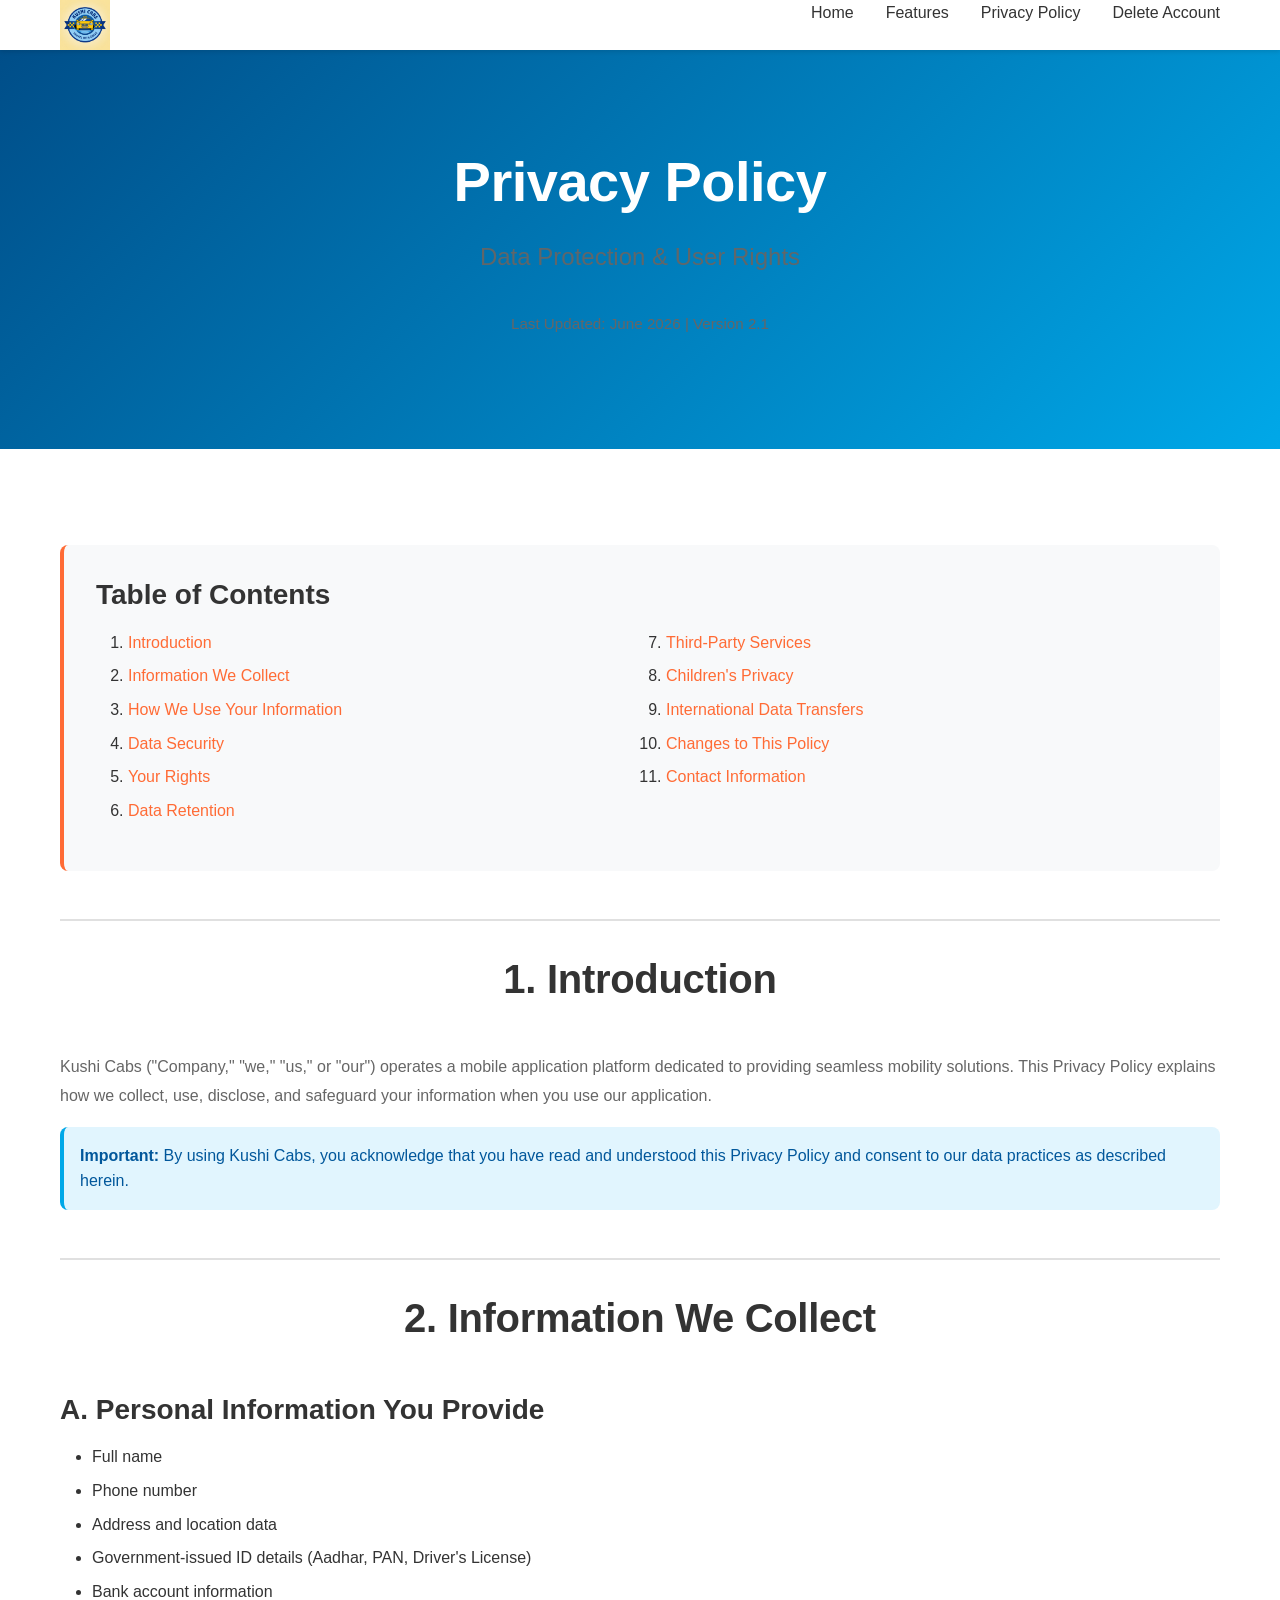
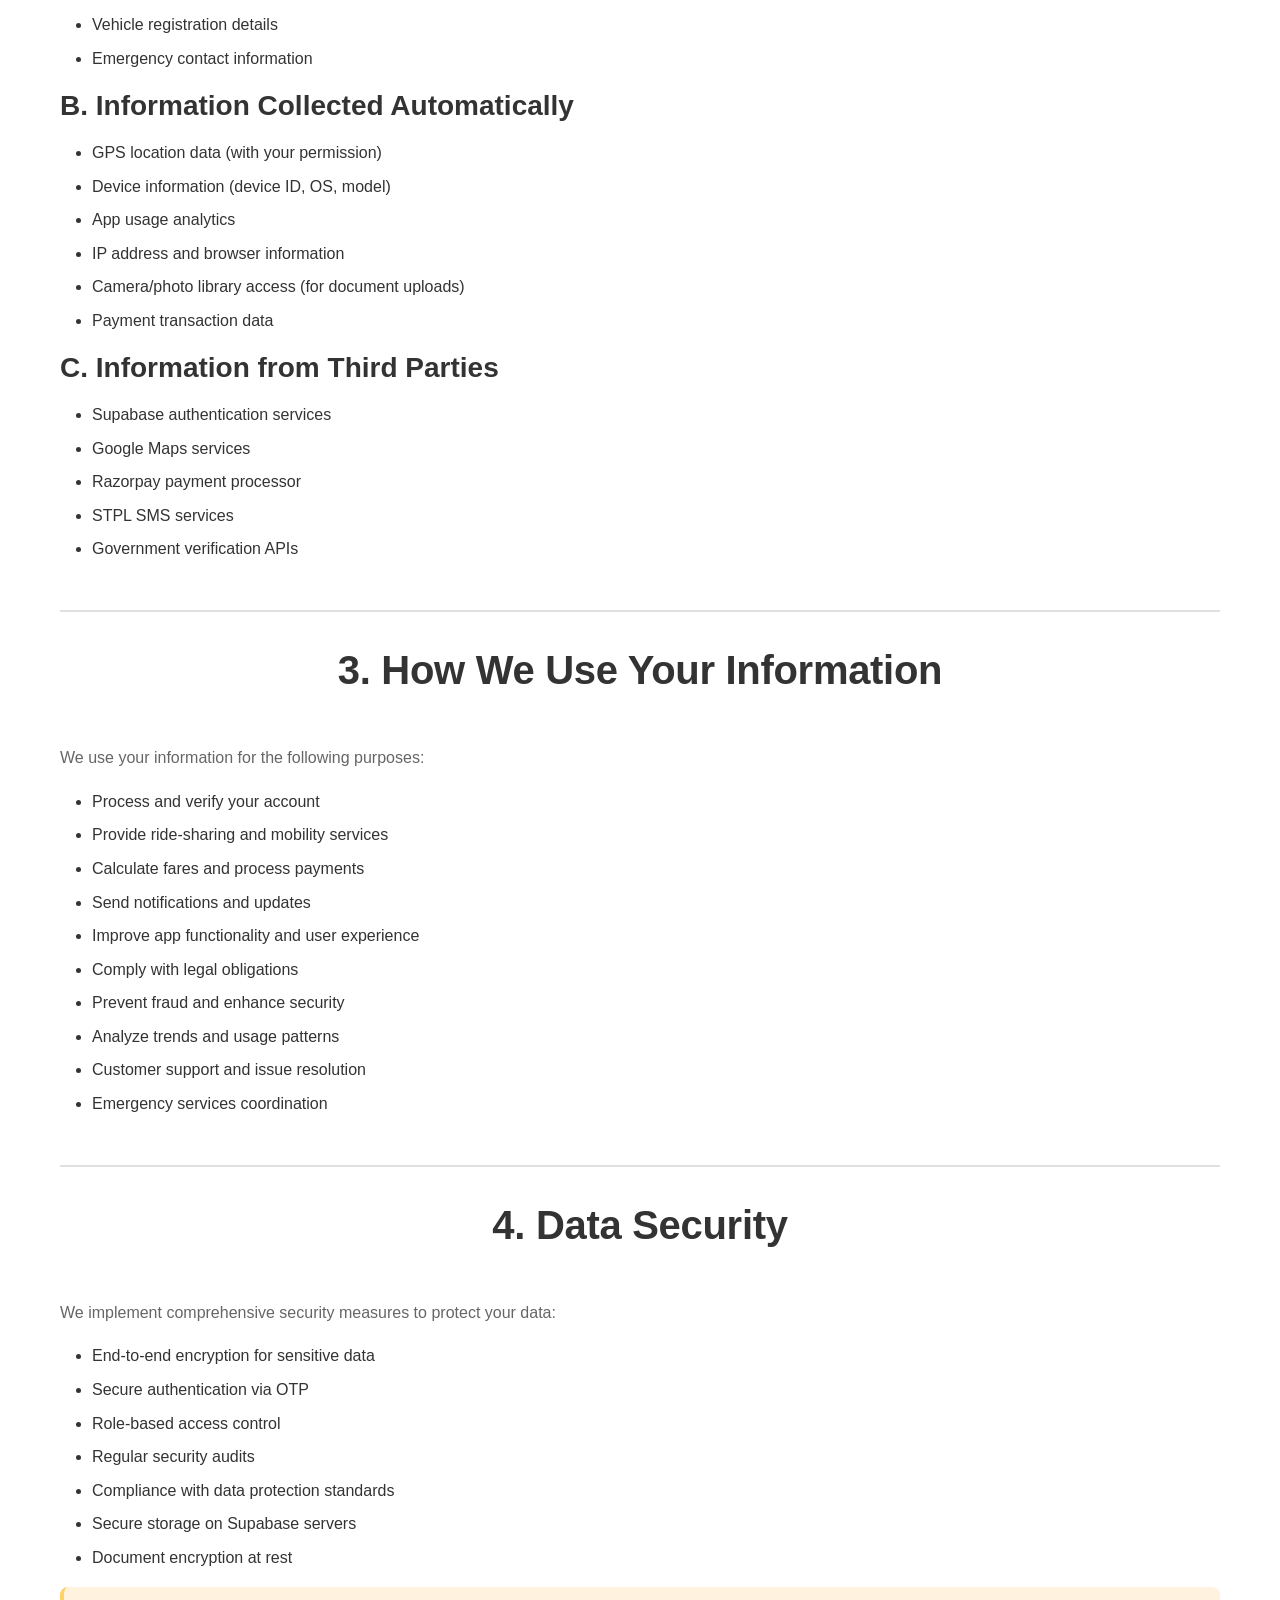
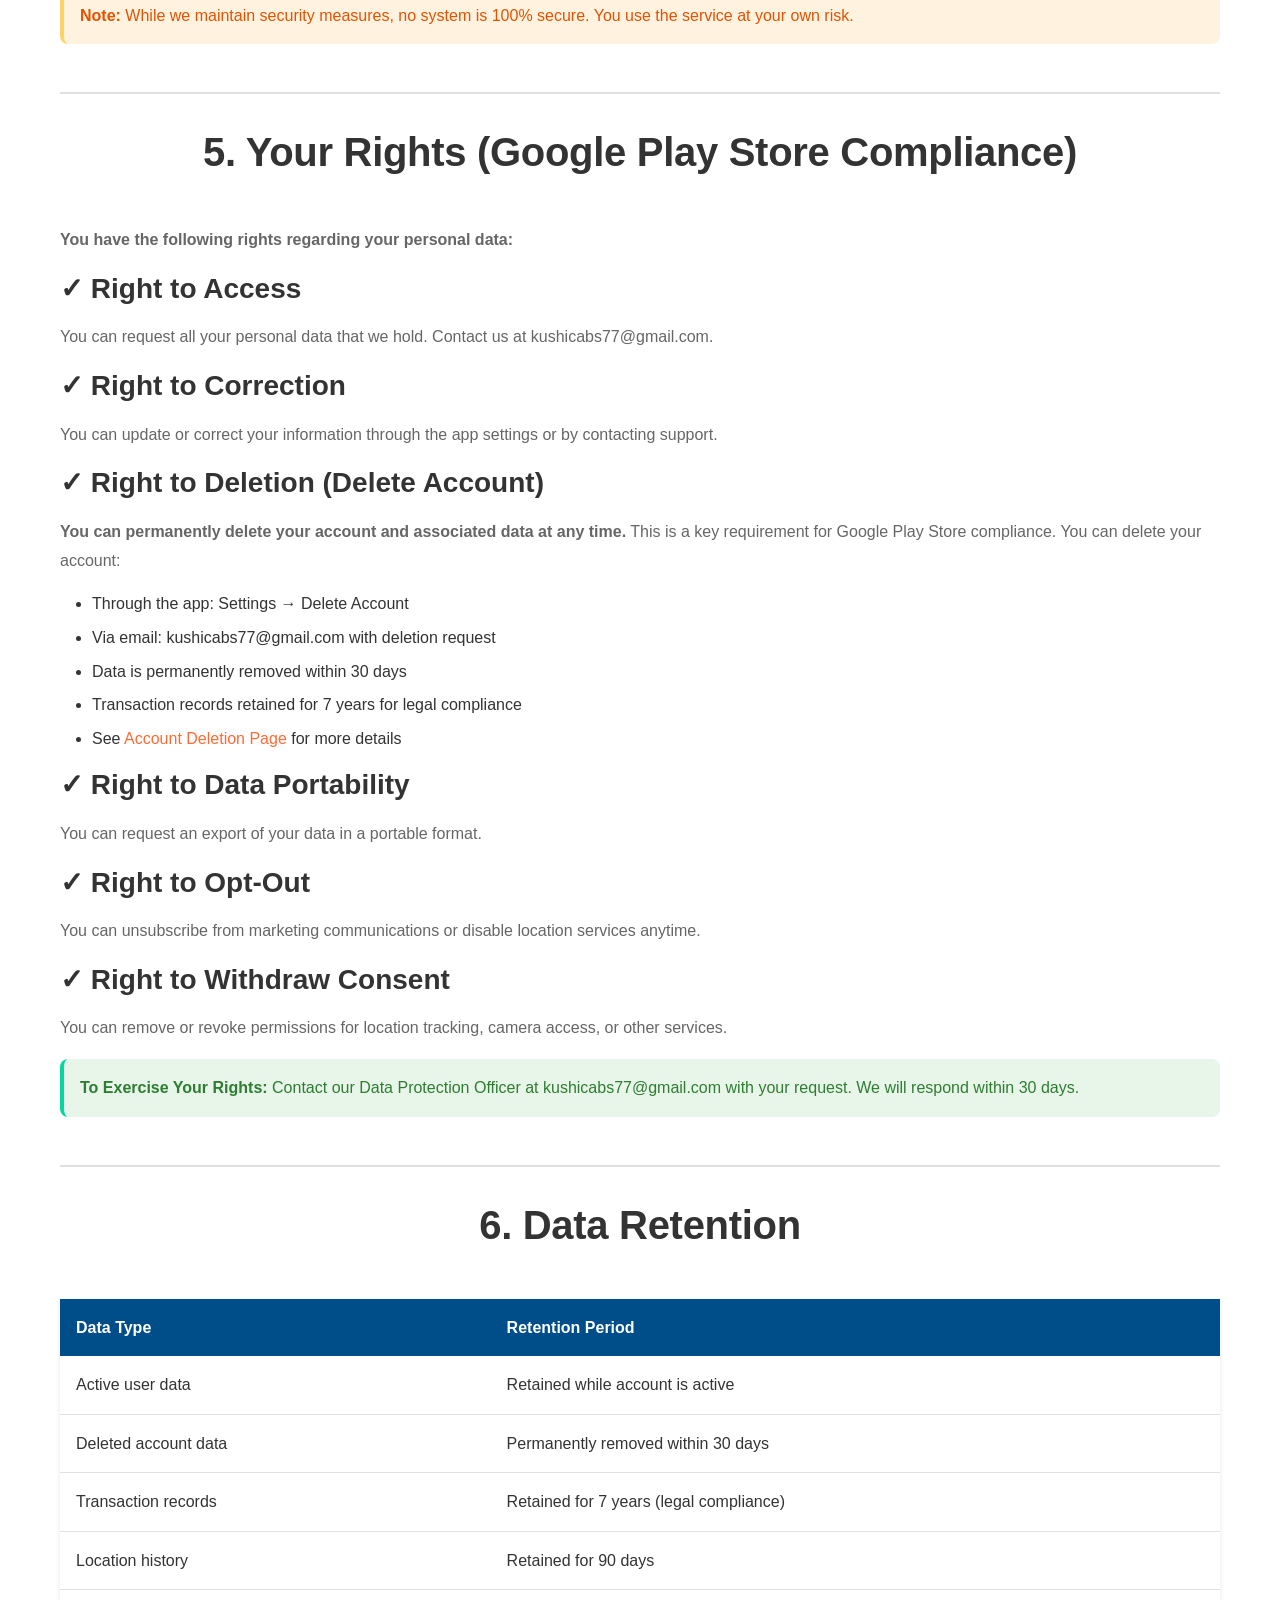
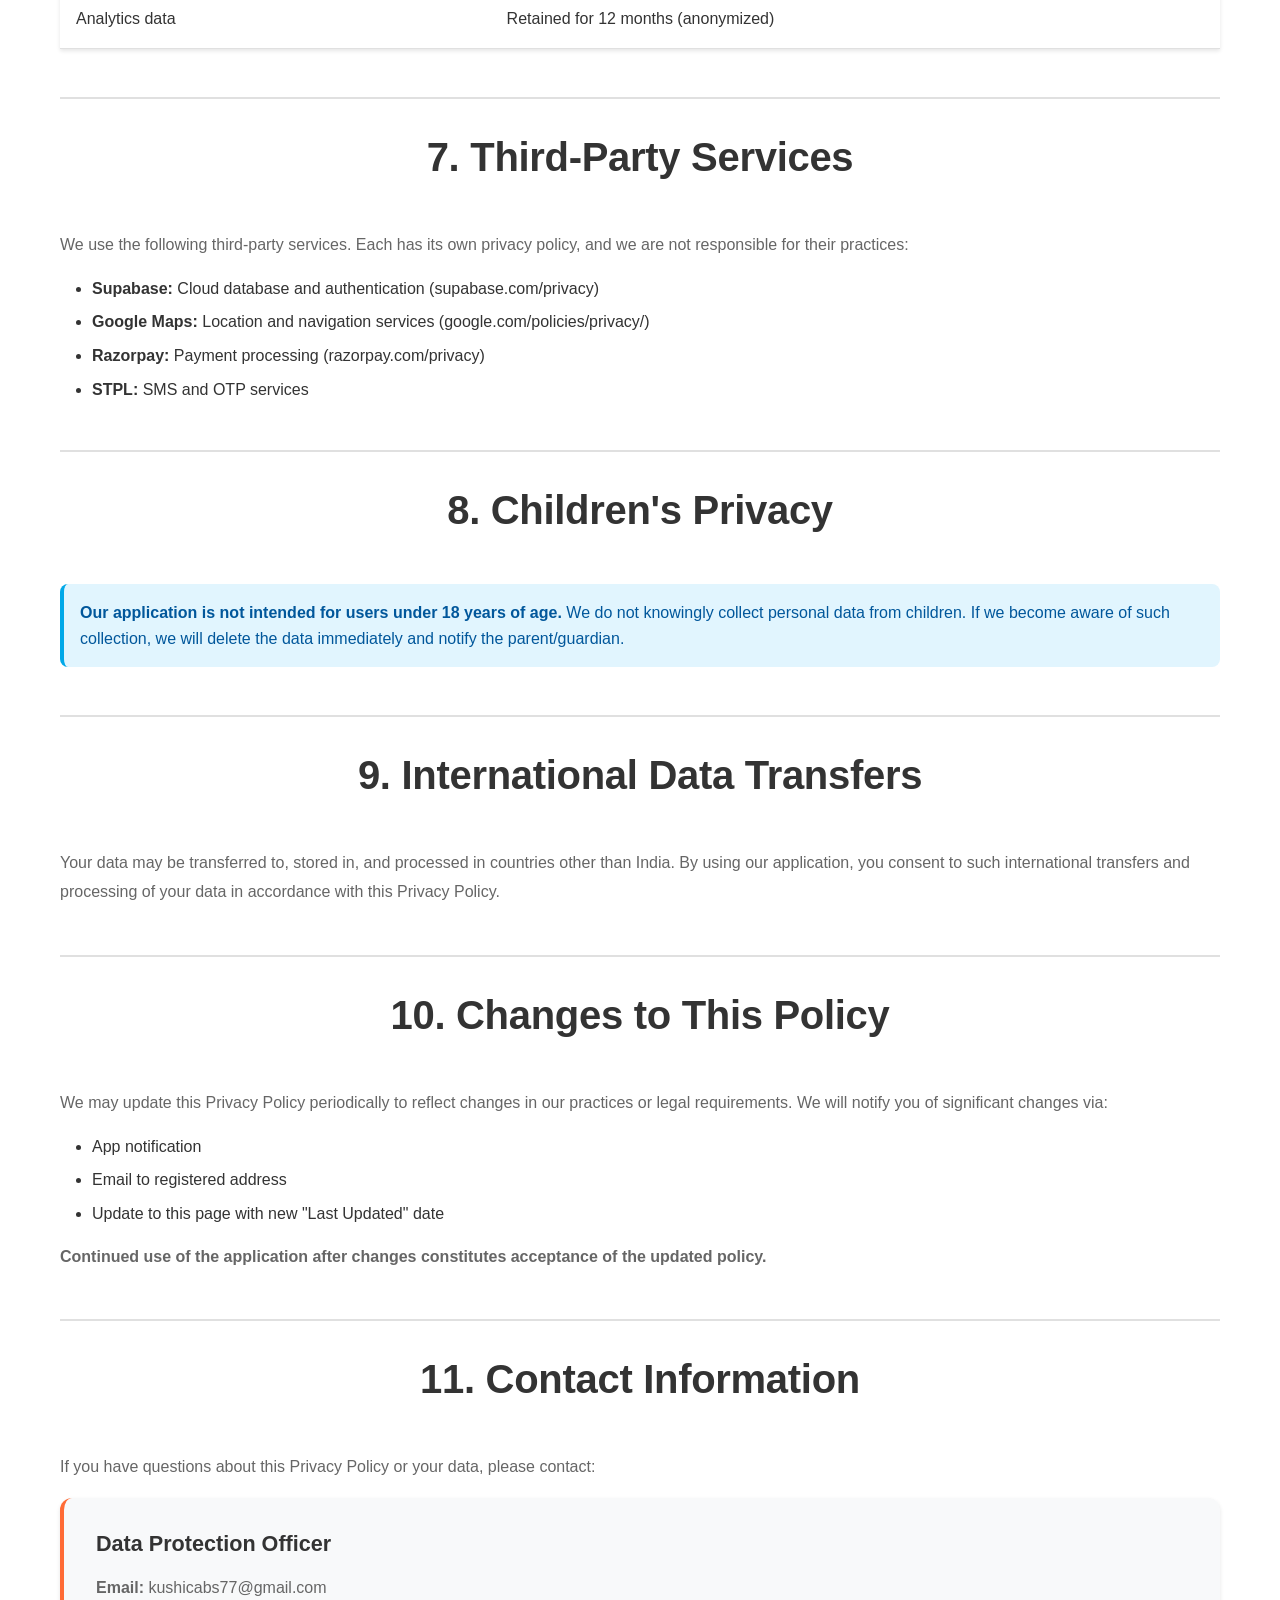
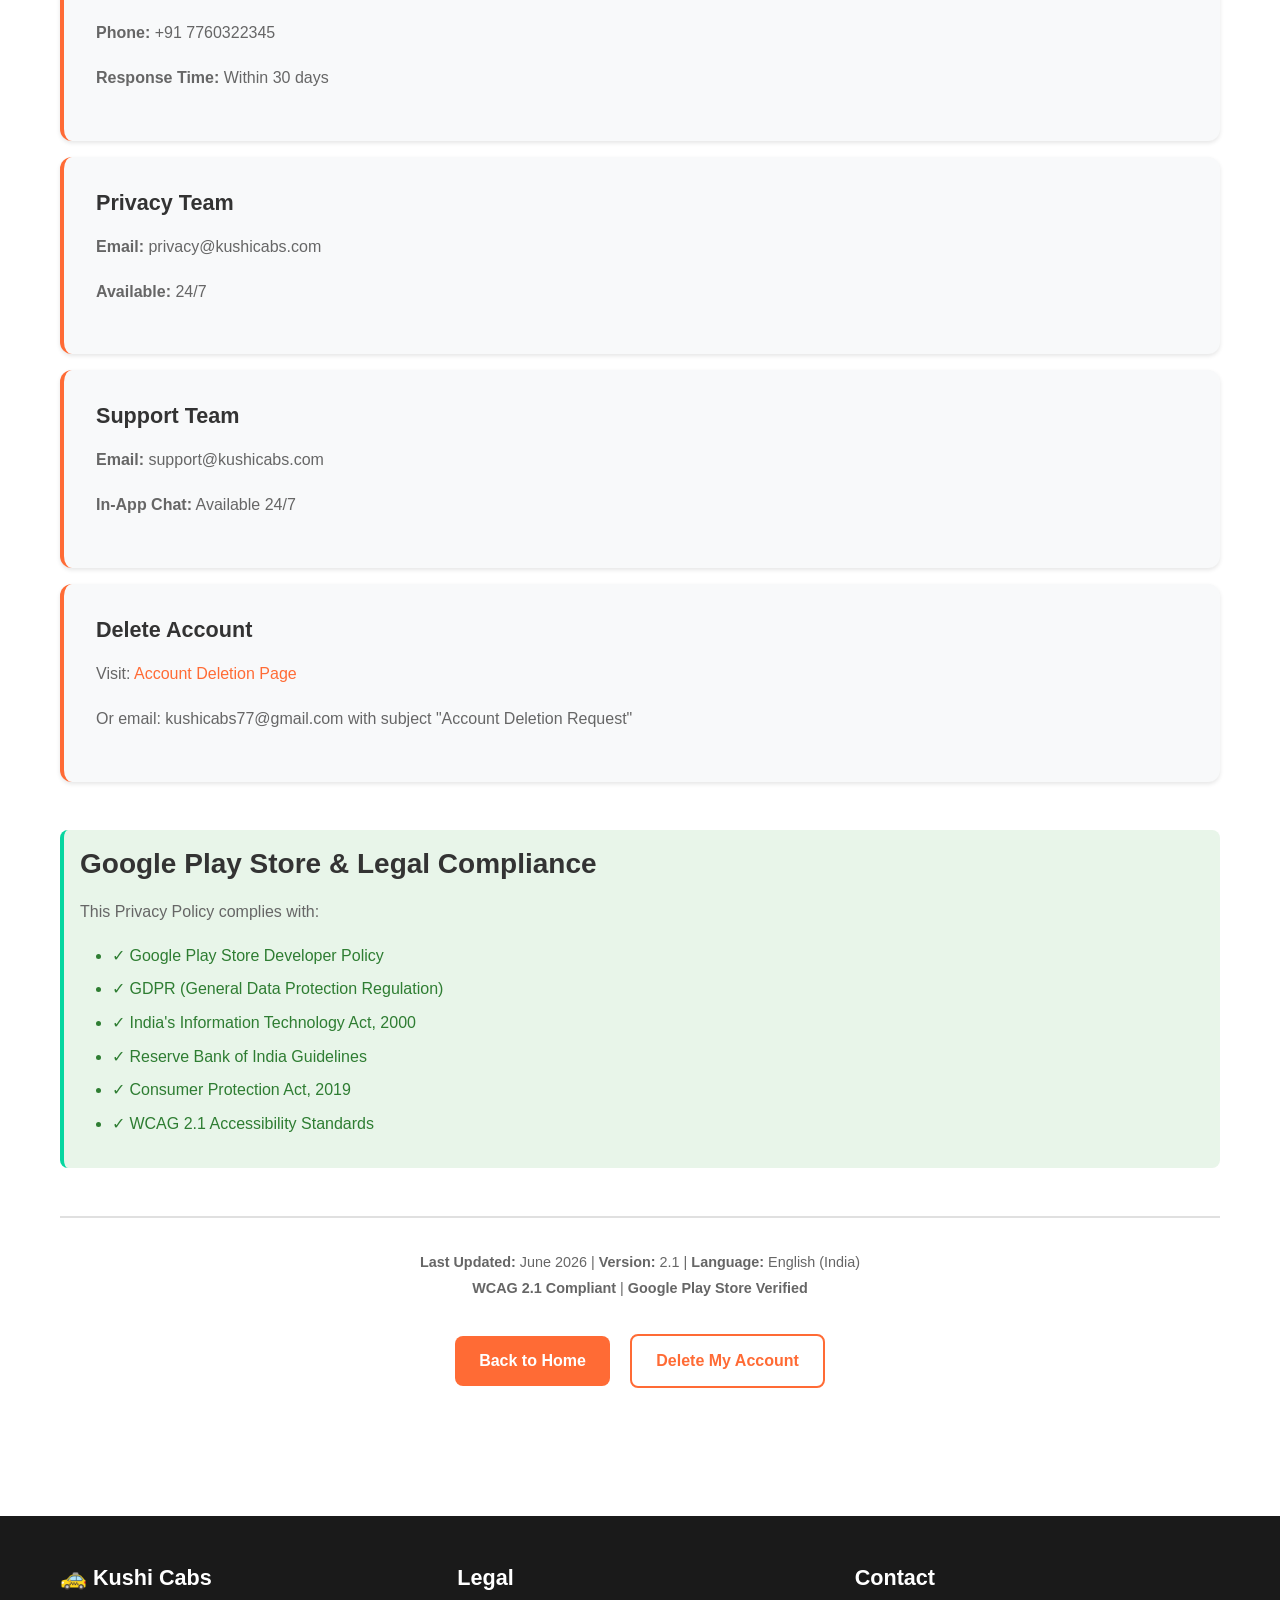
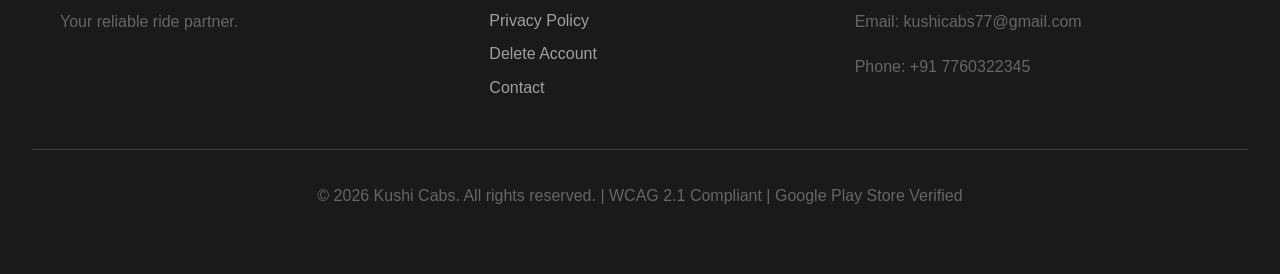
<file: pages/privacy.html>
<!DOCTYPE html>
<html lang="en">
<head>
  <meta charset="UTF-8">
  <meta name="viewport" content="width=device-width, initial-scale=1.0">
  <meta name="description" content="Kushi Cabs Privacy Policy - Data Protection & User Rights">
  <meta name="robots" content="index, follow">
  <title>Privacy Policy - Kushi Cabs</title>
  <link rel="stylesheet" href="../css/style.css">
  <style>
    .toc {
      background: var(--light-bg);
      padding: 2rem;
      border-radius: 0.5rem;
      margin: 2rem 0;
      border-left: 4px solid var(--primary-color);
    }
    .toc ol {
      columns: 2;
    }
    .toc a {
      color: var(--primary-color);
    }
    .section-header {
      margin-top: 3rem;
      padding-top: 2rem;
      border-top: 2px solid var(--border-color);
    }
  </style>
</head>
<body>
  <!-- Skip to Main Content -->
  <a href="#main-content" class="skip-link">Skip to main content</a>

  <!-- Header -->
  <header>
    <nav class="container">
      <div class="logo"><img src="../app.icon.jpeg" alt="Kushi Cabs Logo" class="logo-image"></div>
      <ul class="nav-links" id="navLinks">
        <li><a href="../index.html">Home</a></li>
        <li><a href="../index.html#features">Features</a></li>
        <li><a href="privacy.html">Privacy Policy</a></li>
        <li><a href="delete-account.html">Delete Account</a></li>
      </ul>
      <div class="hamburger" id="hamburger">
        <span></span>
        <span></span>
        <span></span>
      </div>
    </nav>
  </header>

  <main id="main-content">
    <!-- Hero Section -->
    <section class="hero" style="min-height: 40vh;">
      <div class="hero-content">
        <h1>Privacy Policy</h1>
        <p class="subheading">Data Protection & User Rights</p>
        <p style="font-size: 0.95rem;">Last Updated: June 2026 | Version 2.1</p>
      </div>
    </section>

    <!-- Content Section -->
    <section>
      <div class="container">
        <!-- Table of Contents -->
        <div class="toc">
          <h3>Table of Contents</h3>
          <ol>
            <li><a href="#section-1">Introduction</a></li>
            <li><a href="#section-2">Information We Collect</a></li>
            <li><a href="#section-3">How We Use Your Information</a></li>
            <li><a href="#section-4">Data Security</a></li>
            <li><a href="#section-5">Your Rights</a></li>
            <li><a href="#section-6">Data Retention</a></li>
            <li><a href="#section-7">Third-Party Services</a></li>
            <li><a href="#section-8">Children's Privacy</a></li>
            <li><a href="#section-9">International Data Transfers</a></li>
            <li><a href="#section-10">Changes to This Policy</a></li>
            <li><a href="#section-11">Contact Information</a></li>
          </ol>
        </div>

        <!-- Section 1: Introduction -->
        <div class="section-header" id="section-1">
          <h2>1. Introduction</h2>
          <p>
            Kushi Cabs ("Company," "we," "us," or "our") operates a mobile application platform dedicated to 
            providing seamless mobility solutions. This Privacy Policy explains how we collect, use, disclose, 
            and safeguard your information when you use our application.
          </p>
          <div class="alert alert-info">
            <strong>Important:</strong> By using Kushi Cabs, you acknowledge that you have read and understood 
            this Privacy Policy and consent to our data practices as described herein.
          </div>
        </div>

        <!-- Section 2: Information We Collect -->
        <div class="section-header" id="section-2">
          <h2>2. Information We Collect</h2>

          <h3>A. Personal Information You Provide</h3>
          <ul>
            <li>Full name</li>
            <li>Phone number</li>
            <li>Address and location data</li>
            <li>Government-issued ID details (Aadhar, PAN, Driver's License)</li>
            <li>Bank account information</li>
            <li>Vehicle registration details</li>
            <li>Emergency contact information</li>
          </ul>

          <h3>B. Information Collected Automatically</h3>
          <ul>
            <li>GPS location data (with your permission)</li>
            <li>Device information (device ID, OS, model)</li>
            <li>App usage analytics</li>
            <li>IP address and browser information</li>
            <li>Camera/photo library access (for document uploads)</li>
            <li>Payment transaction data</li>
          </ul>

          <h3>C. Information from Third Parties</h3>
          <ul>
            <li>Supabase authentication services</li>
            <li>Google Maps services</li>
            <li>Razorpay payment processor</li>
            <li>STPL SMS services</li>
            <li>Government verification APIs</li>
          </ul>
        </div>

        <!-- Section 3: How We Use Your Information -->
        <div class="section-header" id="section-3">
          <h2>3. How We Use Your Information</h2>
          <p>We use your information for the following purposes:</p>
          <ul>
            <li>Process and verify your account</li>
            <li>Provide ride-sharing and mobility services</li>
            <li>Calculate fares and process payments</li>
            <li>Send notifications and updates</li>
            <li>Improve app functionality and user experience</li>
            <li>Comply with legal obligations</li>
            <li>Prevent fraud and enhance security</li>
            <li>Analyze trends and usage patterns</li>
            <li>Customer support and issue resolution</li>
            <li>Emergency services coordination</li>
          </ul>
        </div>

        <!-- Section 4: Data Security -->
        <div class="section-header" id="section-4">
          <h2>4. Data Security</h2>
          <p>We implement comprehensive security measures to protect your data:</p>
          <ul>
            <li>End-to-end encryption for sensitive data</li>
            <li>Secure authentication via OTP</li>
            <li>Role-based access control</li>
            <li>Regular security audits</li>
            <li>Compliance with data protection standards</li>
            <li>Secure storage on Supabase servers</li>
            <li>Document encryption at rest</li>
          </ul>
          <div class="alert alert-warning">
            <strong>Note:</strong> While we maintain security measures, no system is 100% secure. You use the 
            service at your own risk.
          </div>
        </div>

        <!-- Section 5: Your Rights - CRITICAL FOR GOOGLE PLAY STORE -->
        <div class="section-header" id="section-5">
          <h2>5. Your Rights (Google Play Store Compliance)</h2>
          <p>
            <strong>You have the following rights regarding your personal data:</strong>
          </p>

          <h3>✓ Right to Access</h3>
          <p>You can request all your personal data that we hold. Contact us at kushicabs77@gmail.com.</p>

          <h3>✓ Right to Correction</h3>
          <p>You can update or correct your information through the app settings or by contacting support.</p>

          <h3>✓ Right to Deletion (Delete Account)</h3>
          <p>
            <strong>You can permanently delete your account and associated data at any time.</strong> 
            This is a key requirement for Google Play Store compliance. You can delete your account:
          </p>
          <ul>
            <li>Through the app: Settings → Delete Account</li>
            <li>Via email: kushicabs77@gmail.com with deletion request</li>
            <li>Data is permanently removed within 30 days</li>
            <li>Transaction records retained for 7 years for legal compliance</li>
            <li>See <a href="delete-account.html">Account Deletion Page</a> for more details</li>
          </ul>

          <h3>✓ Right to Data Portability</h3>
          <p>You can request an export of your data in a portable format.</p>

          <h3>✓ Right to Opt-Out</h3>
          <p>You can unsubscribe from marketing communications or disable location services anytime.</p>

          <h3>✓ Right to Withdraw Consent</h3>
          <p>You can remove or revoke permissions for location tracking, camera access, or other services.</p>

          <div class="alert alert-success">
            <strong>To Exercise Your Rights:</strong> Contact our Data Protection Officer at 
            kushicabs77@gmail.com with your request. We will respond within 30 days.
          </div>
        </div>

        <!-- Section 6: Data Retention -->
        <div class="section-header" id="section-6">
          <h2>6. Data Retention</h2>
          <table>
            <thead>
              <tr>
                <th>Data Type</th>
                <th>Retention Period</th>
              </tr>
            </thead>
            <tbody>
              <tr>
                <td>Active user data</td>
                <td>Retained while account is active</td>
              </tr>
              <tr>
                <td>Deleted account data</td>
                <td>Permanently removed within 30 days</td>
              </tr>
              <tr>
                <td>Transaction records</td>
                <td>Retained for 7 years (legal compliance)</td>
              </tr>
              <tr>
                <td>Location history</td>
                <td>Retained for 90 days</td>
              </tr>
              <tr>
                <td>Analytics data</td>
                <td>Retained for 12 months (anonymized)</td>
              </tr>
            </tbody>
          </table>
        </div>

        <!-- Section 7: Third-Party Services -->
        <div class="section-header" id="section-7">
          <h2>7. Third-Party Services</h2>
          <p>
            We use the following third-party services. Each has its own privacy policy, and we are not 
            responsible for their practices:
          </p>
          <ul>
            <li><strong>Supabase:</strong> Cloud database and authentication (supabase.com/privacy)</li>
            <li><strong>Google Maps:</strong> Location and navigation services (google.com/policies/privacy/)</li>
            <li><strong>Razorpay:</strong> Payment processing (razorpay.com/privacy)</li>
            <li><strong>STPL:</strong> SMS and OTP services</li>
          </ul>
        </div>

        <!-- Section 8: Children's Privacy -->
        <div class="section-header" id="section-8">
          <h2>8. Children's Privacy</h2>
          <div class="alert alert-info">
            <strong>Our application is not intended for users under 18 years of age.</strong> We do not 
            knowingly collect personal data from children. If we become aware of such collection, we will 
            delete the data immediately and notify the parent/guardian.
          </div>
        </div>

        <!-- Section 9: International Data Transfers -->
        <div class="section-header" id="section-9">
          <h2>9. International Data Transfers</h2>
          <p>
            Your data may be transferred to, stored in, and processed in countries other than India. 
            By using our application, you consent to such international transfers and processing of your 
            data in accordance with this Privacy Policy.
          </p>
        </div>

        <!-- Section 10: Changes to This Policy -->
        <div class="section-header" id="section-10">
          <h2>10. Changes to This Policy</h2>
          <p>
            We may update this Privacy Policy periodically to reflect changes in our practices or legal 
            requirements. We will notify you of significant changes via:
          </p>
          <ul>
            <li>App notification</li>
            <li>Email to registered address</li>
            <li>Update to this page with new "Last Updated" date</li>
          </ul>
          <p>
            <strong>Continued use of the application after changes constitutes acceptance of the updated policy.</strong>
          </p>
        </div>

        <!-- Section 11: Contact Information -->
        <div class="section-header" id="section-11">
          <h2>11. Contact Information</h2>
          <p>
            If you have questions about this Privacy Policy or your data, please contact:
          </p>

          <div class="feature-card">
            <h4>Data Protection Officer</h4>
            <p><strong>Email:</strong> kushicabs77@gmail.com</p>
            <p><strong>Phone:</strong> +91 7760322345</p>
            <p><strong>Response Time:</strong> Within 30 days</p>
          </div>

          <div class="feature-card" style="margin-top: 1rem;">
            <h4>Privacy Team</h4>
            <p><strong>Email:</strong> privacy@kushicabs.com</p>
            <p><strong>Available:</strong> 24/7</p>
          </div>

          <div class="feature-card" style="margin-top: 1rem;">
            <h4>Support Team</h4>
            <p><strong>Email:</strong> support@kushicabs.com</p>
            <p><strong>In-App Chat:</strong> Available 24/7</p>
          </div>

          <div class="feature-card" style="margin-top: 1rem;">
            <h4>Delete Account</h4>
            <p>Visit: <a href="delete-account.html">Account Deletion Page</a></p>
            <p>Or email: kushicabs77@gmail.com with subject "Account Deletion Request"</p>
          </div>
        </div>

        <!-- Compliance Notice -->
        <div class="alert alert-success" style="margin-top: 3rem;">
          <h3>Google Play Store & Legal Compliance</h3>
          <p>
            This Privacy Policy complies with:
          </p>
          <ul>
            <li>✓ Google Play Store Developer Policy</li>
            <li>✓ GDPR (General Data Protection Regulation)</li>
            <li>✓ India's Information Technology Act, 2000</li>
            <li>✓ Reserve Bank of India Guidelines</li>
            <li>✓ Consumer Protection Act, 2019</li>
            <li>✓ WCAG 2.1 Accessibility Standards</li>
          </ul>
        </div>

        <!-- Footer Section -->
        <div style="text-align: center; margin-top: 3rem; padding-top: 2rem; border-top: 2px solid var(--border-color);">
          <p style="color: var(--text-light); font-size: 0.9rem;">
            <strong>Last Updated:</strong> June 2026 | <strong>Version:</strong> 2.1 | 
            <strong>Language:</strong> English (India)<br>
            <strong>WCAG 2.1 Compliant</strong> | <strong>Google Play Store Verified</strong>
          </p>
          <a href="../index.html" class="btn btn-primary" style="margin-top: 1rem;">Back to Home</a>
          <a href="delete-account.html" class="btn btn-outline" style="margin-top: 1rem; margin-left: 1rem;">Delete My Account</a>
        </div>
      </div>
    </section>
  </main>

  <!-- Footer -->
  <footer>
    <div class="container footer-content">
      <div class="footer-section">
        <h4>🚕 Kushi Cabs</h4>
        <p>Your reliable ride partner.</p>
      </div>
      <div class="footer-section">
        <h4>Legal</h4>
        <ul>
          <li><a href="privacy.html">Privacy Policy</a></li>
          <li><a href="delete-account.html">Delete Account</a></li>
          <li><a href="#contact">Contact</a></li>
        </ul>
      </div>
      <div class="footer-section" id="contact">
        <h4>Contact</h4>
        <p>Email: kushicabs77@gmail.com</p>
        <p>Phone: +91 7760322345</p>
      </div>
    </div>
    <div class="footer-bottom">
      <p>&copy; 2026 Kushi Cabs. All rights reserved. | WCAG 2.1 Compliant | Google Play Store Verified</p>
    </div>
  </footer>

  <script src="../js/main.js"></script>
</body>
</html>
</file>
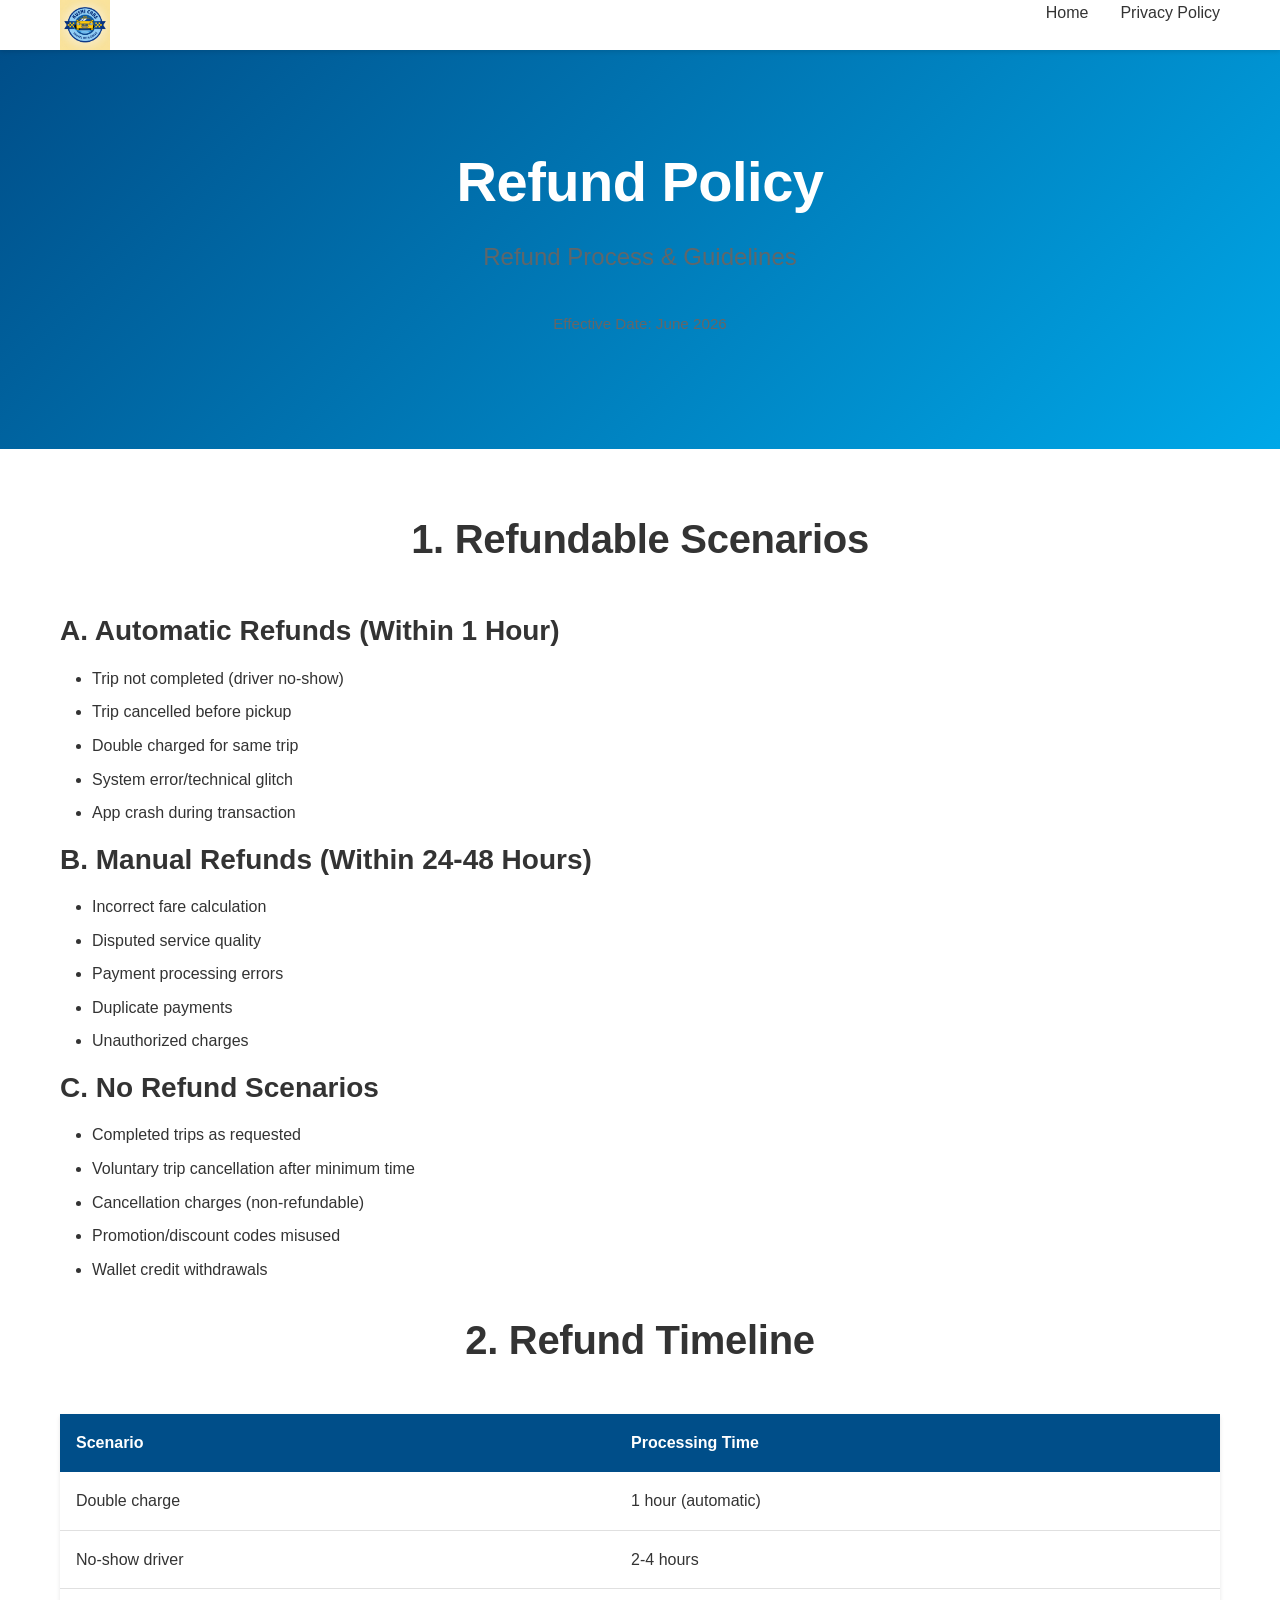
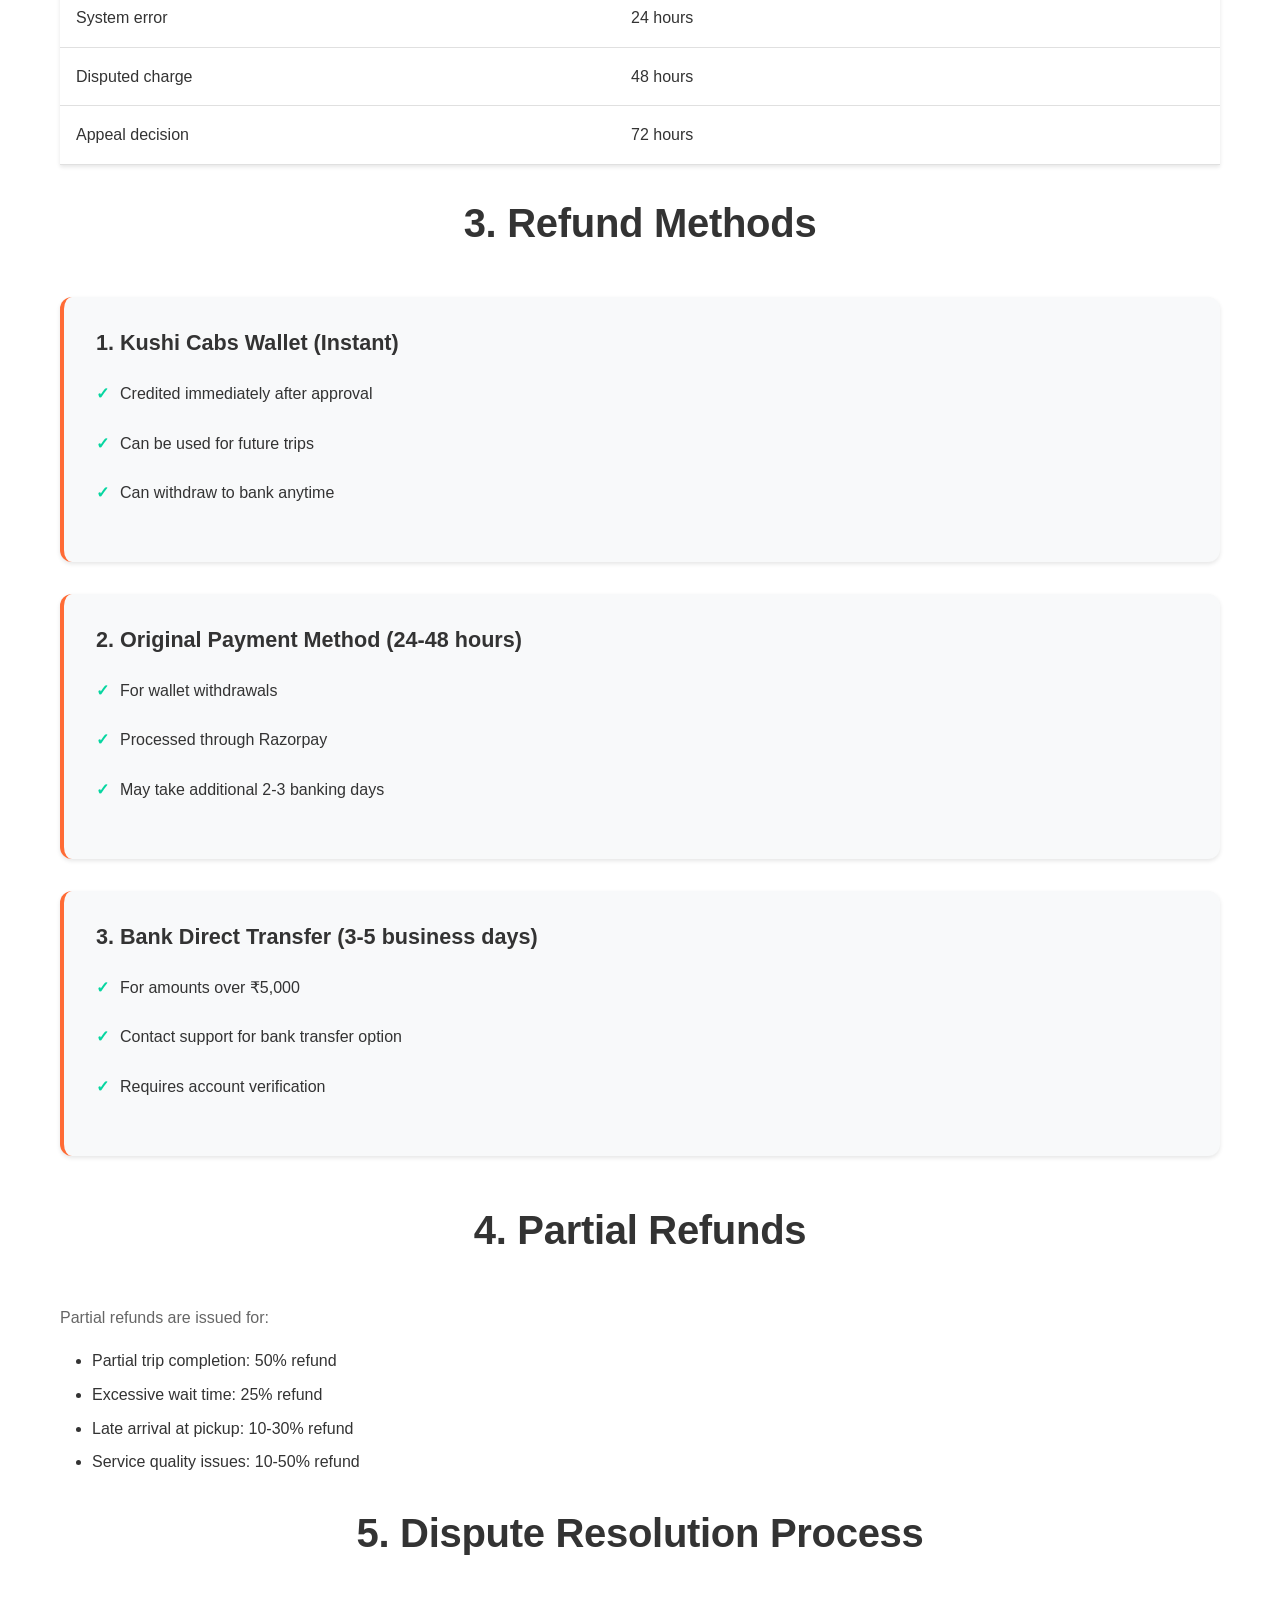
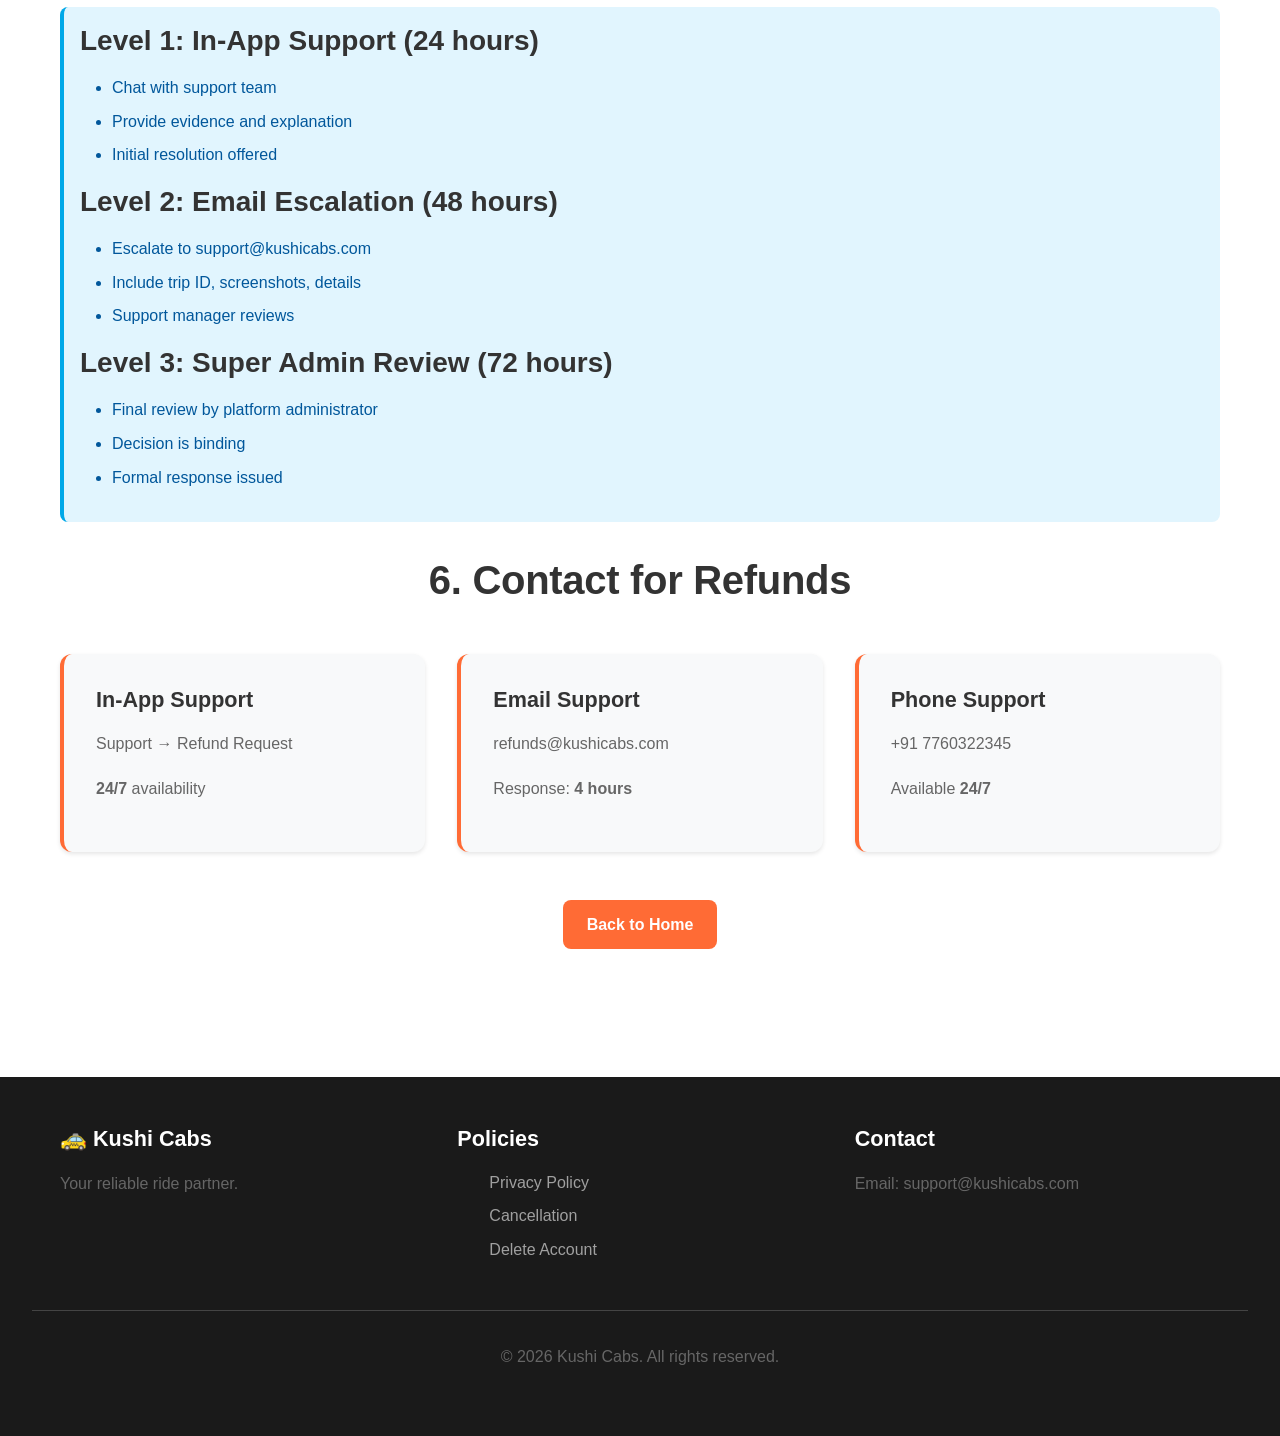
<file: pages/refund.html>
<!DOCTYPE html>
<html lang="en">
<head>
  <meta charset="UTF-8">
  <meta name="viewport" content="width=device-width, initial-scale=1.0">
  <meta name="description" content="Kushi Cabs Refund Policy">
  <title>Refund Policy - Kushi Cabs</title>
  <link rel="stylesheet" href="../css/style.css">
</head>
<body>
  <a href="#main-content" class="skip-link">Skip to main content</a>

  <header>
    <nav class="container">
      <div class="logo"><img src="../app.icon.jpeg" alt="Kushi Cabs Logo" class="logo-image"></div>
      <ul class="nav-links" id="navLinks">
        <li><a href="../index.html">Home</a></li>
        <li><a href="privacy.html">Privacy Policy</a></li>
      </ul>
      <div class="hamburger" id="hamburger">
        <span></span>
        <span></span>
        <span></span>
      </div>
    </nav>
  </header>

  <main id="main-content">
    <section class="hero" style="min-height: 35vh;">
      <div class="hero-content">
        <h1>Refund Policy</h1>
        <p class="subheading">Refund Process & Guidelines</p>
        <p style="font-size: 0.95rem;">Effective Date: June 2026</p>
      </div>
    </section>

    <section>
      <div class="container">
        <h2>1. Refundable Scenarios</h2>

        <h3>A. Automatic Refunds (Within 1 Hour)</h3>
        <ul>
          <li>Trip not completed (driver no-show)</li>
          <li>Trip cancelled before pickup</li>
          <li>Double charged for same trip</li>
          <li>System error/technical glitch</li>
          <li>App crash during transaction</li>
        </ul>

        <h3>B. Manual Refunds (Within 24-48 Hours)</h3>
        <ul>
          <li>Incorrect fare calculation</li>
          <li>Disputed service quality</li>
          <li>Payment processing errors</li>
          <li>Duplicate payments</li>
          <li>Unauthorized charges</li>
        </ul>

        <h3>C. No Refund Scenarios</h3>
        <ul>
          <li>Completed trips as requested</li>
          <li>Voluntary trip cancellation after minimum time</li>
          <li>Cancellation charges (non-refundable)</li>
          <li>Promotion/discount codes misused</li>
          <li>Wallet credit withdrawals</li>
        </ul>

        <h2 style="margin-top: 2rem;">2. Refund Timeline</h2>
        <table style="margin: 1.5rem 0;">
          <thead>
            <tr>
              <th>Scenario</th>
              <th>Processing Time</th>
            </tr>
          </thead>
          <tbody>
            <tr>
              <td>Double charge</td>
              <td>1 hour (automatic)</td>
            </tr>
            <tr>
              <td>No-show driver</td>
              <td>2-4 hours</td>
            </tr>
            <tr>
              <td>System error</td>
              <td>24 hours</td>
            </tr>
            <tr>
              <td>Disputed charge</td>
              <td>48 hours</td>
            </tr>
            <tr>
              <td>Appeal decision</td>
              <td>72 hours</td>
            </tr>
          </tbody>
        </table>

        <h2 style="margin-top: 2rem;">3. Refund Methods</h2>
        <div class="features-grid" style="grid-template-columns: 1fr;">
          <div class="feature-card">
            <h4>1. Kushi Cabs Wallet (Instant)</h4>
            <ul>
              <li>Credited immediately after approval</li>
              <li>Can be used for future trips</li>
              <li>Can withdraw to bank anytime</li>
            </ul>
          </div>
          <div class="feature-card">
            <h4>2. Original Payment Method (24-48 hours)</h4>
            <ul>
              <li>For wallet withdrawals</li>
              <li>Processed through Razorpay</li>
              <li>May take additional 2-3 banking days</li>
            </ul>
          </div>
          <div class="feature-card">
            <h4>3. Bank Direct Transfer (3-5 business days)</h4>
            <ul>
              <li>For amounts over ₹5,000</li>
              <li>Contact support for bank transfer option</li>
              <li>Requires account verification</li>
            </ul>
          </div>
        </div>

        <h2 style="margin-top: 2rem;">4. Partial Refunds</h2>
        <p>Partial refunds are issued for:</p>
        <ul>
          <li>Partial trip completion: 50% refund</li>
          <li>Excessive wait time: 25% refund</li>
          <li>Late arrival at pickup: 10-30% refund</li>
          <li>Service quality issues: 10-50% refund</li>
        </ul>

        <h2 style="margin-top: 2rem;">5. Dispute Resolution Process</h2>
        <div class="alert alert-info">
          <h3 style="margin-top: 0;">Level 1: In-App Support (24 hours)</h3>
          <ul>
            <li>Chat with support team</li>
            <li>Provide evidence and explanation</li>
            <li>Initial resolution offered</li>
          </ul>

          <h3>Level 2: Email Escalation (48 hours)</h3>
          <ul>
            <li>Escalate to support@kushicabs.com</li>
            <li>Include trip ID, screenshots, details</li>
            <li>Support manager reviews</li>
          </ul>

          <h3>Level 3: Super Admin Review (72 hours)</h3>
          <ul>
            <li>Final review by platform administrator</li>
            <li>Decision is binding</li>
            <li>Formal response issued</li>
          </ul>
        </div>

        <h2 style="margin-top: 2rem;">6. Contact for Refunds</h2>
        <div class="features-grid" style="grid-template-columns: repeat(auto-fit, minmax(250px, 1fr));">
          <div class="feature-card">
            <h4>In-App Support</h4>
            <p>Support → Refund Request</p>
            <p><strong>24/7</strong> availability</p>
          </div>
          <div class="feature-card">
            <h4>Email Support</h4>
            <p>refunds@kushicabs.com</p>
            <p>Response: <strong>4 hours</strong></p>
          </div>
          <div class="feature-card">
            <h4>Phone Support</h4>
            <p>+91 7760322345</p>
            <p>Available <strong>24/7</strong></p>
          </div>
        </div>

        <div style="text-align: center; margin-top: 3rem;">
          <a href="../index.html" class="btn btn-primary">Back to Home</a>
        </div>
      </div>
    </section>
  </main>

  <footer>
    <div class="container footer-content">
      <div class="footer-section">
        <h4>🚕 Kushi Cabs</h4>
        <p>Your reliable ride partner.</p>
      </div>
      <div class="footer-section">
        <h4>Policies</h4>
        <ul>
          <li><a href="privacy.html">Privacy Policy</a></li>
          <li><a href="cancellation.html">Cancellation</a></li>
          <li><a href="delete-account.html">Delete Account</a></li>
        </ul>
      </div>
      <div class="footer-section">
        <h4>Contact</h4>
        <p>Email: support@kushicabs.com</p>
      </div>
    </div>
    <div class="footer-bottom">
      <p>&copy; 2026 Kushi Cabs. All rights reserved.</p>
    </div>
  </footer>

  <script src="../js/main.js"></script>
</body>
</html>
</file>
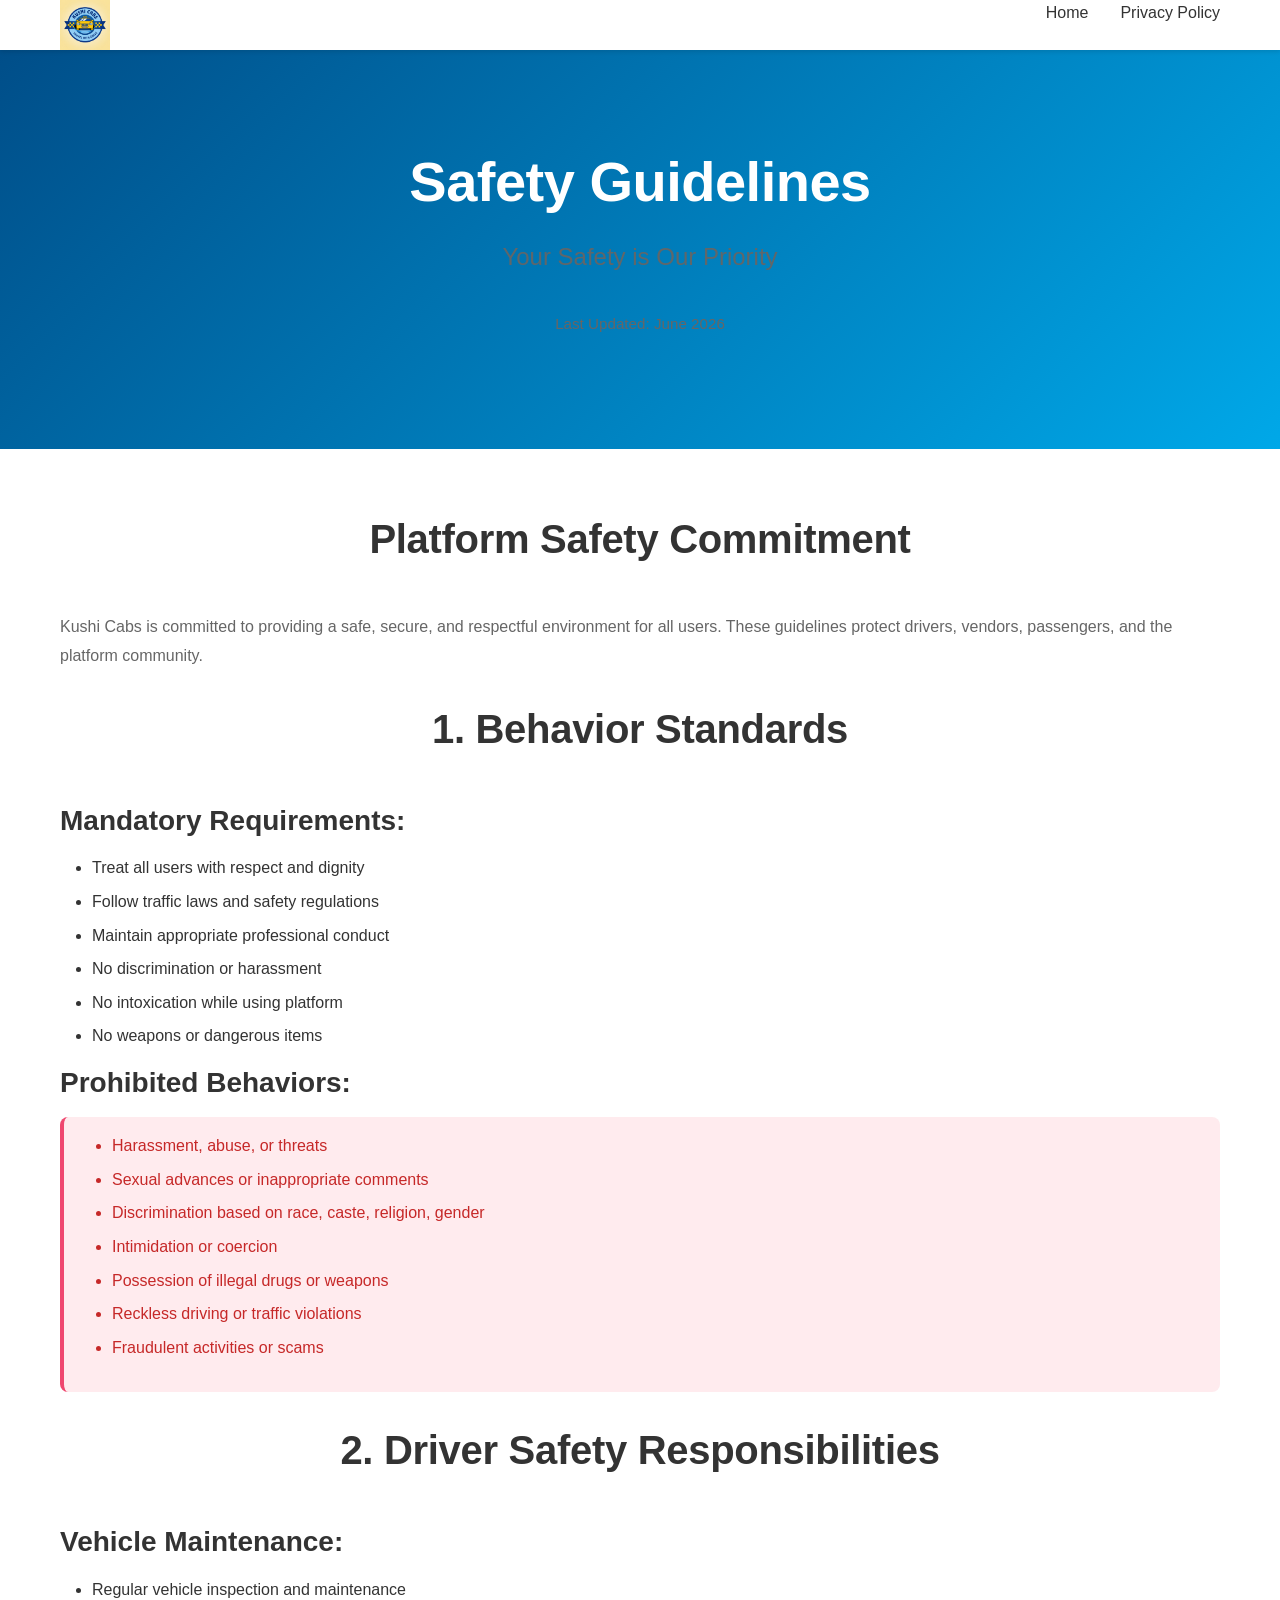
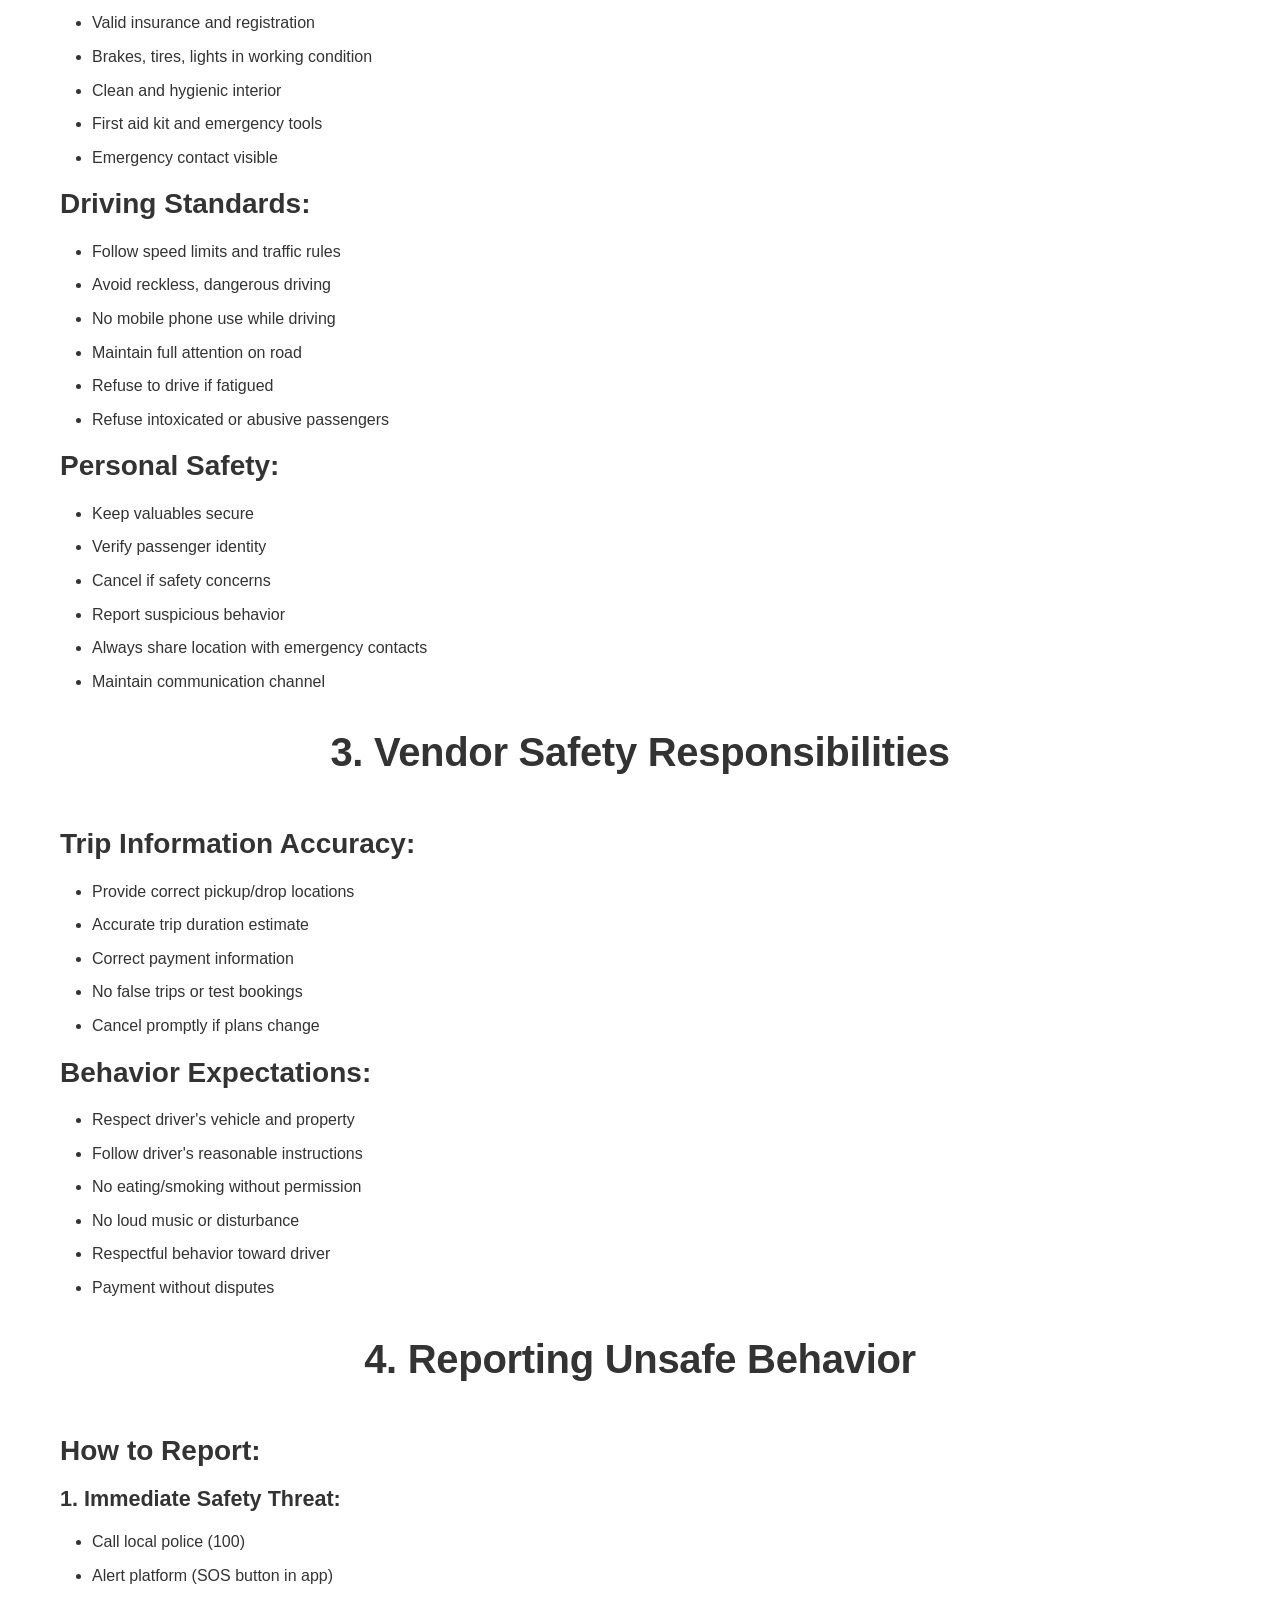
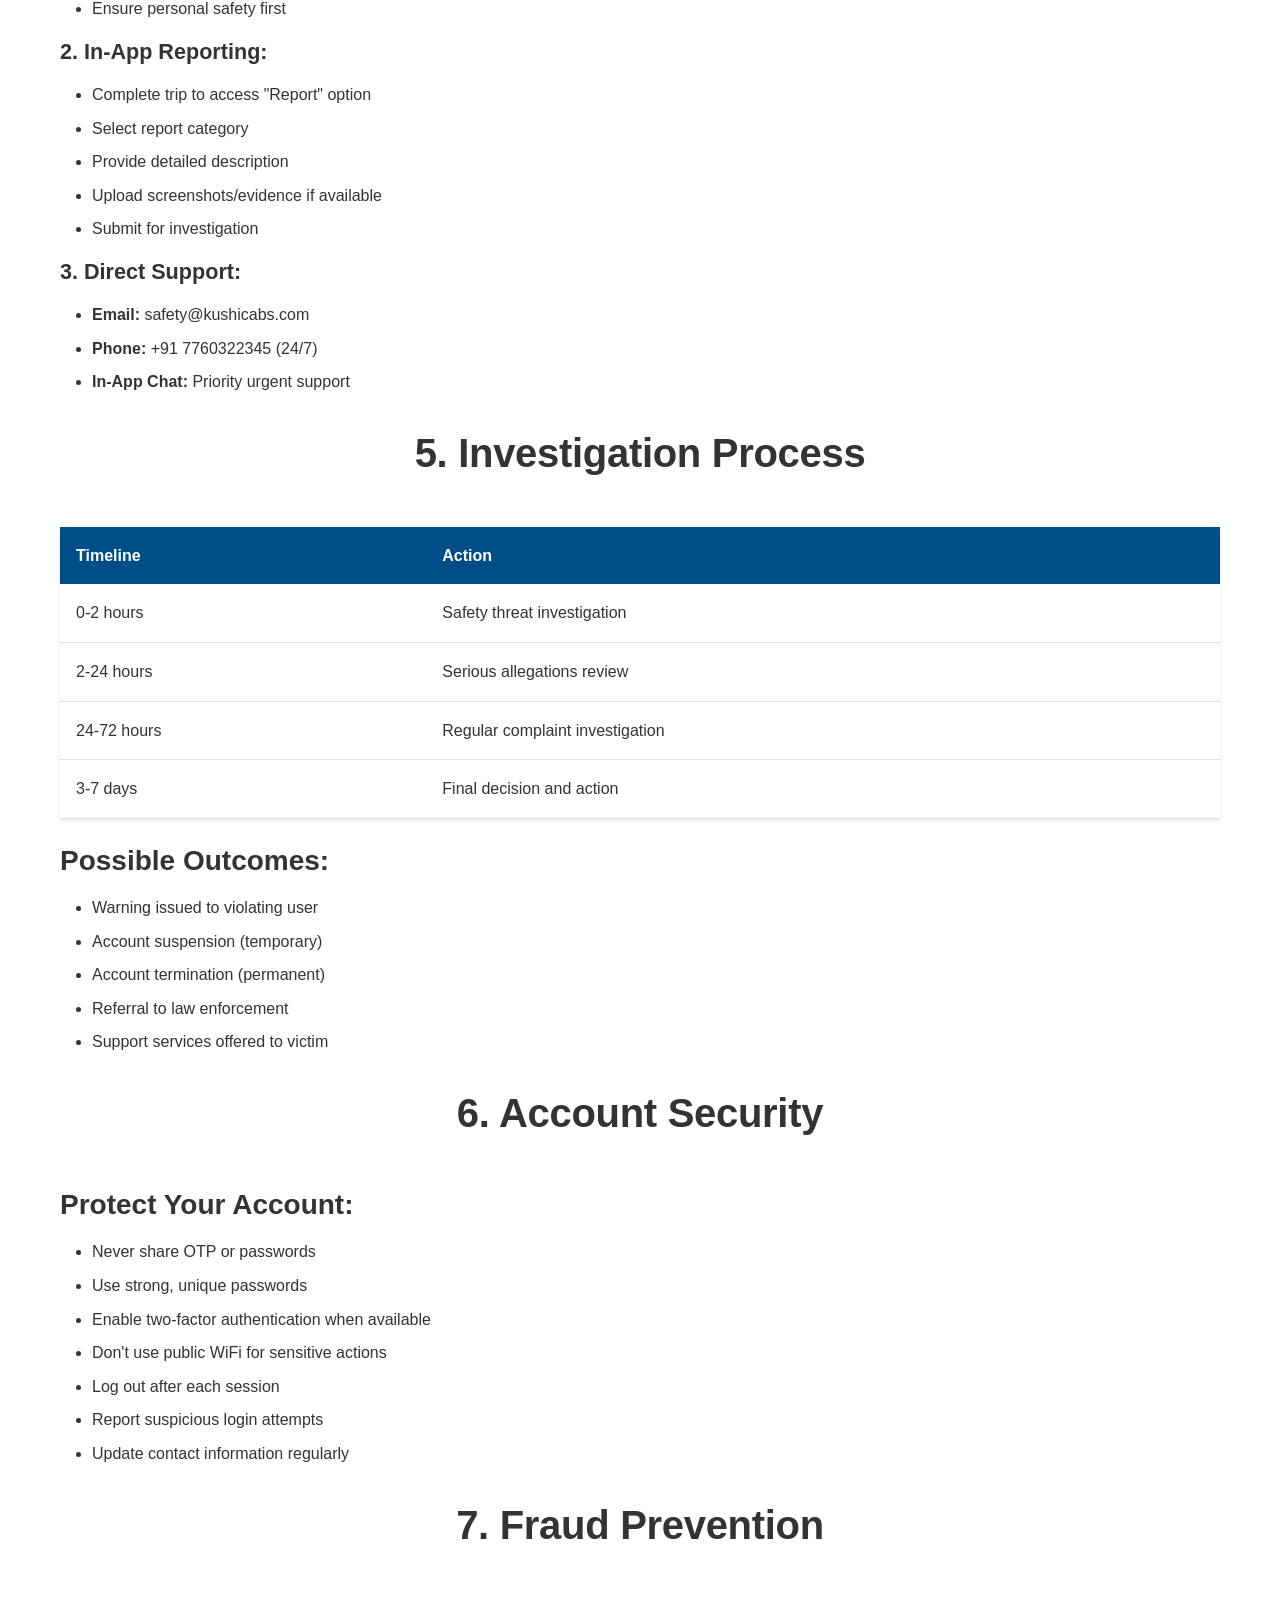
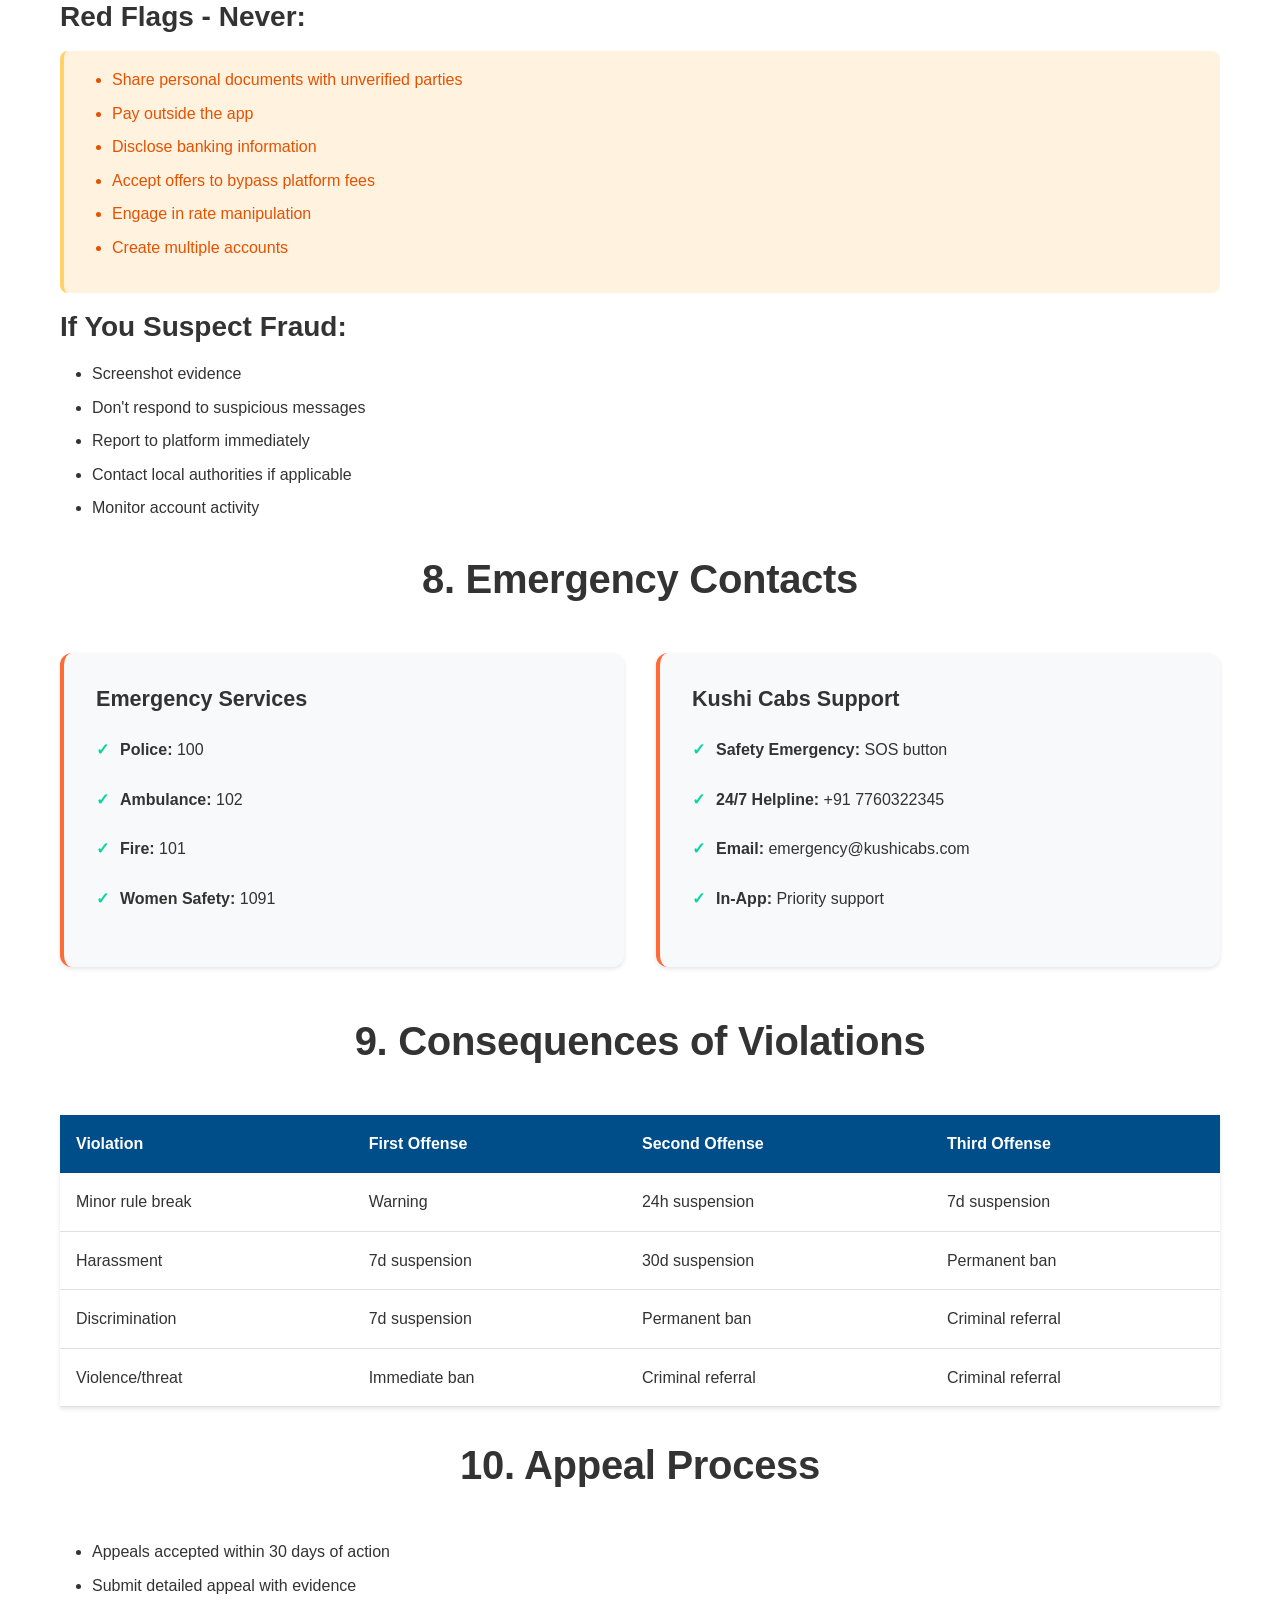
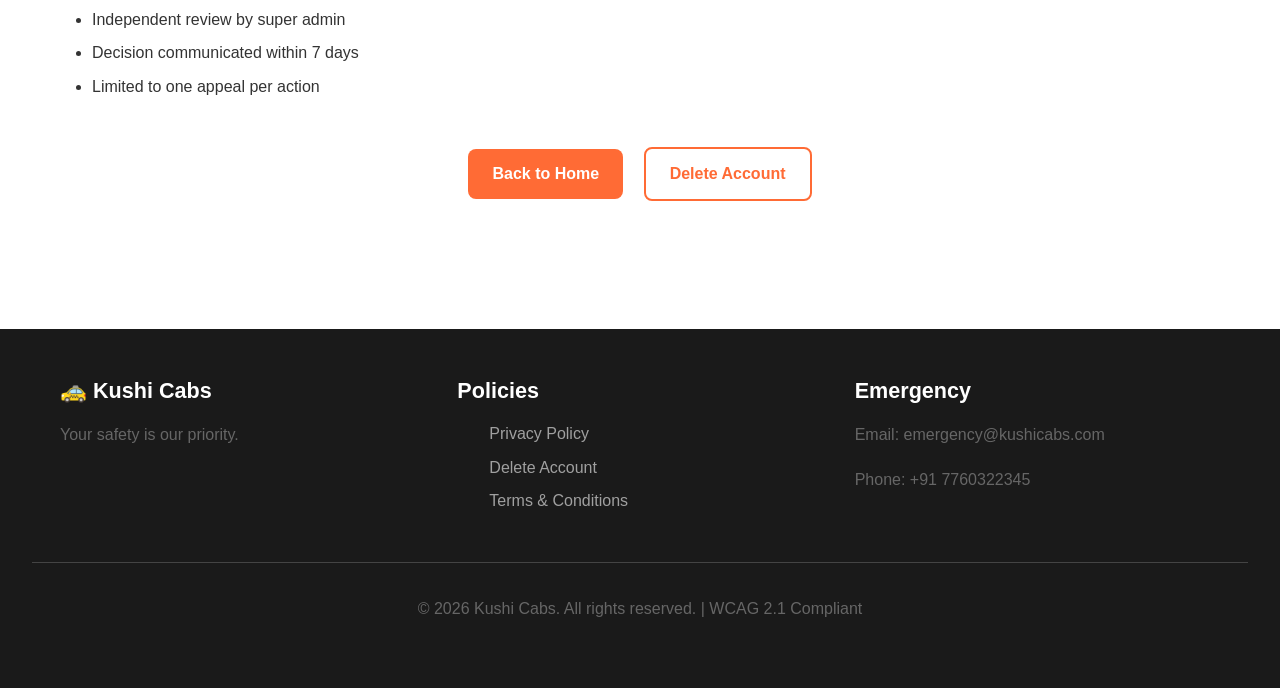
<file: pages/safety.html>
<!DOCTYPE html>
<html lang="en">
<head>
  <meta charset="UTF-8">
  <meta name="viewport" content="width=device-width, initial-scale=1.0">
  <meta name="description" content="Kushi Cabs Safety Guidelines">
  <title>Safety Guidelines - Kushi Cabs</title>
  <link rel="stylesheet" href="../css/style.css">
</head>
<body>
  <a href="#main-content" class="skip-link">Skip to main content</a>

  <header>
    <nav class="container">
      <div class="logo"><img src="../app.icon.jpeg" alt="Kushi Cabs Logo" class="logo-image"></div>
      <ul class="nav-links" id="navLinks">
        <li><a href="../index.html">Home</a></li>
        <li><a href="privacy.html">Privacy Policy</a></li>
      </ul>
      <div class="hamburger" id="hamburger">
        <span></span>
        <span></span>
        <span></span>
      </div>
    </nav>
  </header>

  <main id="main-content">
    <section class="hero" style="min-height: 35vh;">
      <div class="hero-content">
        <h1>Safety Guidelines</h1>
        <p class="subheading">Your Safety is Our Priority</p>
        <p style="font-size: 0.95rem;">Last Updated: June 2026</p>
      </div>
    </section>

    <section>
      <div class="container">
        <h2>Platform Safety Commitment</h2>
        <p>
          Kushi Cabs is committed to providing a safe, secure, and respectful environment for all users. 
          These guidelines protect drivers, vendors, passengers, and the platform community.
        </p>

        <h2 style="margin-top: 2rem;">1. Behavior Standards</h2>

        <h3>Mandatory Requirements:</h3>
        <ul>
          <li>Treat all users with respect and dignity</li>
          <li>Follow traffic laws and safety regulations</li>
          <li>Maintain appropriate professional conduct</li>
          <li>No discrimination or harassment</li>
          <li>No intoxication while using platform</li>
          <li>No weapons or dangerous items</li>
        </ul>

        <h3>Prohibited Behaviors:</h3>
        <div class="alert alert-danger">
          <ul>
            <li>Harassment, abuse, or threats</li>
            <li>Sexual advances or inappropriate comments</li>
            <li>Discrimination based on race, caste, religion, gender</li>
            <li>Intimidation or coercion</li>
            <li>Possession of illegal drugs or weapons</li>
            <li>Reckless driving or traffic violations</li>
            <li>Fraudulent activities or scams</li>
          </ul>
        </div>

        <h2 style="margin-top: 2rem;">2. Driver Safety Responsibilities</h2>

        <h3>Vehicle Maintenance:</h3>
        <ul>
          <li>Regular vehicle inspection and maintenance</li>
          <li>Valid insurance and registration</li>
          <li>Brakes, tires, lights in working condition</li>
          <li>Clean and hygienic interior</li>
          <li>First aid kit and emergency tools</li>
          <li>Emergency contact visible</li>
        </ul>

        <h3>Driving Standards:</h3>
        <ul>
          <li>Follow speed limits and traffic rules</li>
          <li>Avoid reckless, dangerous driving</li>
          <li>No mobile phone use while driving</li>
          <li>Maintain full attention on road</li>
          <li>Refuse to drive if fatigued</li>
          <li>Refuse intoxicated or abusive passengers</li>
        </ul>

        <h3>Personal Safety:</h3>
        <ul>
          <li>Keep valuables secure</li>
          <li>Verify passenger identity</li>
          <li>Cancel if safety concerns</li>
          <li>Report suspicious behavior</li>
          <li>Always share location with emergency contacts</li>
          <li>Maintain communication channel</li>
        </ul>

        <h2 style="margin-top: 2rem;">3. Vendor Safety Responsibilities</h2>

        <h3>Trip Information Accuracy:</h3>
        <ul>
          <li>Provide correct pickup/drop locations</li>
          <li>Accurate trip duration estimate</li>
          <li>Correct payment information</li>
          <li>No false trips or test bookings</li>
          <li>Cancel promptly if plans change</li>
        </ul>

        <h3>Behavior Expectations:</h3>
        <ul>
          <li>Respect driver's vehicle and property</li>
          <li>Follow driver's reasonable instructions</li>
          <li>No eating/smoking without permission</li>
          <li>No loud music or disturbance</li>
          <li>Respectful behavior toward driver</li>
          <li>Payment without disputes</li>
        </ul>

        <h2 style="margin-top: 2rem;">4. Reporting Unsafe Behavior</h2>

        <h3>How to Report:</h3>

        <h4>1. Immediate Safety Threat:</h4>
        <ul>
          <li>Call local police (100)</li>
          <li>Alert platform (SOS button in app)</li>
          <li>Ensure personal safety first</li>
        </ul>

        <h4>2. In-App Reporting:</h4>
        <ul>
          <li>Complete trip to access "Report" option</li>
          <li>Select report category</li>
          <li>Provide detailed description</li>
          <li>Upload screenshots/evidence if available</li>
          <li>Submit for investigation</li>
        </ul>

        <h4>3. Direct Support:</h4>
        <ul>
          <li><strong>Email:</strong> safety@kushicabs.com</li>
          <li><strong>Phone:</strong> +91 7760322345 (24/7)</li>
          <li><strong>In-App Chat:</strong> Priority urgent support</li>
        </ul>

        <h2 style="margin-top: 2rem;">5. Investigation Process</h2>

        <table style="margin: 1.5rem 0;">
          <thead>
            <tr>
              <th>Timeline</th>
              <th>Action</th>
            </tr>
          </thead>
          <tbody>
            <tr>
              <td>0-2 hours</td>
              <td>Safety threat investigation</td>
            </tr>
            <tr>
              <td>2-24 hours</td>
              <td>Serious allegations review</td>
            </tr>
            <tr>
              <td>24-72 hours</td>
              <td>Regular complaint investigation</td>
            </tr>
            <tr>
              <td>3-7 days</td>
              <td>Final decision and action</td>
            </tr>
          </tbody>
        </table>

        <h3>Possible Outcomes:</h3>
        <ul>
          <li>Warning issued to violating user</li>
          <li>Account suspension (temporary)</li>
          <li>Account termination (permanent)</li>
          <li>Referral to law enforcement</li>
          <li>Support services offered to victim</li>
        </ul>

        <h2 style="margin-top: 2rem;">6. Account Security</h2>

        <h3>Protect Your Account:</h3>
        <ul>
          <li>Never share OTP or passwords</li>
          <li>Use strong, unique passwords</li>
          <li>Enable two-factor authentication when available</li>
          <li>Don't use public WiFi for sensitive actions</li>
          <li>Log out after each session</li>
          <li>Report suspicious login attempts</li>
          <li>Update contact information regularly</li>
        </ul>

        <h2 style="margin-top: 2rem;">7. Fraud Prevention</h2>

        <h3>Red Flags - Never:</h3>
        <div class="alert alert-warning">
          <ul>
            <li>Share personal documents with unverified parties</li>
            <li>Pay outside the app</li>
            <li>Disclose banking information</li>
            <li>Accept offers to bypass platform fees</li>
            <li>Engage in rate manipulation</li>
            <li>Create multiple accounts</li>
          </ul>
        </div>

        <h3>If You Suspect Fraud:</h3>
        <ul>
          <li>Screenshot evidence</li>
          <li>Don't respond to suspicious messages</li>
          <li>Report to platform immediately</li>
          <li>Contact local authorities if applicable</li>
          <li>Monitor account activity</li>
        </ul>

        <h2 style="margin-top: 2rem;">8. Emergency Contacts</h2>

        <div class="features-grid">
          <div class="feature-card">
            <h4>Emergency Services</h4>
            <ul>
              <li><strong>Police:</strong> 100</li>
              <li><strong>Ambulance:</strong> 102</li>
              <li><strong>Fire:</strong> 101</li>
              <li><strong>Women Safety:</strong> 1091</li>
            </ul>
          </div>
          <div class="feature-card">
            <h4>Kushi Cabs Support</h4>
            <ul>
              <li><strong>Safety Emergency:</strong> SOS button</li>
              <li><strong>24/7 Helpline:</strong> +91 7760322345</li>
              <li><strong>Email:</strong> emergency@kushicabs.com</li>
              <li><strong>In-App:</strong> Priority support</li>
            </ul>
          </div>
        </div>

        <h2 style="margin-top: 2rem;">9. Consequences of Violations</h2>

        <table style="margin: 1.5rem 0;">
          <thead>
            <tr>
              <th>Violation</th>
              <th>First Offense</th>
              <th>Second Offense</th>
              <th>Third Offense</th>
            </tr>
          </thead>
          <tbody>
            <tr>
              <td>Minor rule break</td>
              <td>Warning</td>
              <td>24h suspension</td>
              <td>7d suspension</td>
            </tr>
            <tr>
              <td>Harassment</td>
              <td>7d suspension</td>
              <td>30d suspension</td>
              <td>Permanent ban</td>
            </tr>
            <tr>
              <td>Discrimination</td>
              <td>7d suspension</td>
              <td>Permanent ban</td>
              <td>Criminal referral</td>
            </tr>
            <tr>
              <td>Violence/threat</td>
              <td>Immediate ban</td>
              <td>Criminal referral</td>
              <td>Criminal referral</td>
            </tr>
          </tbody>
        </table>

        <h2 style="margin-top: 2rem;">10. Appeal Process</h2>
        <ul>
          <li>Appeals accepted within 30 days of action</li>
          <li>Submit detailed appeal with evidence</li>
          <li>Independent review by super admin</li>
          <li>Decision communicated within 7 days</li>
          <li>Limited to one appeal per action</li>
        </ul>

        <div style="text-align: center; margin-top: 3rem;">
          <a href="../index.html" class="btn btn-primary">Back to Home</a>
          <a href="delete-account.html" class="btn btn-outline" style="margin-left: 1rem;">Delete Account</a>
        </div>
      </div>
    </section>
  </main>

  <footer>
    <div class="container footer-content">
      <div class="footer-section">
        <h4>🚕 Kushi Cabs</h4>
        <p>Your safety is our priority.</p>
      </div>
      <div class="footer-section">
        <h4>Policies</h4>
        <ul>
          <li><a href="privacy.html">Privacy Policy</a></li>
          <li><a href="delete-account.html">Delete Account</a></li>
          <li><a href="terms.html">Terms & Conditions</a></li>
        </ul>
      </div>
      <div class="footer-section">
        <h4>Emergency</h4>
        <p>Email: emergency@kushicabs.com</p>
        <p>Phone: +91 7760322345</p>
      </div>
    </div>
    <div class="footer-bottom">
      <p>&copy; 2026 Kushi Cabs. All rights reserved. | WCAG 2.1 Compliant</p>
    </div>
  </footer>

  <script src="../js/main.js"></script>
</body>
</html>
</file>
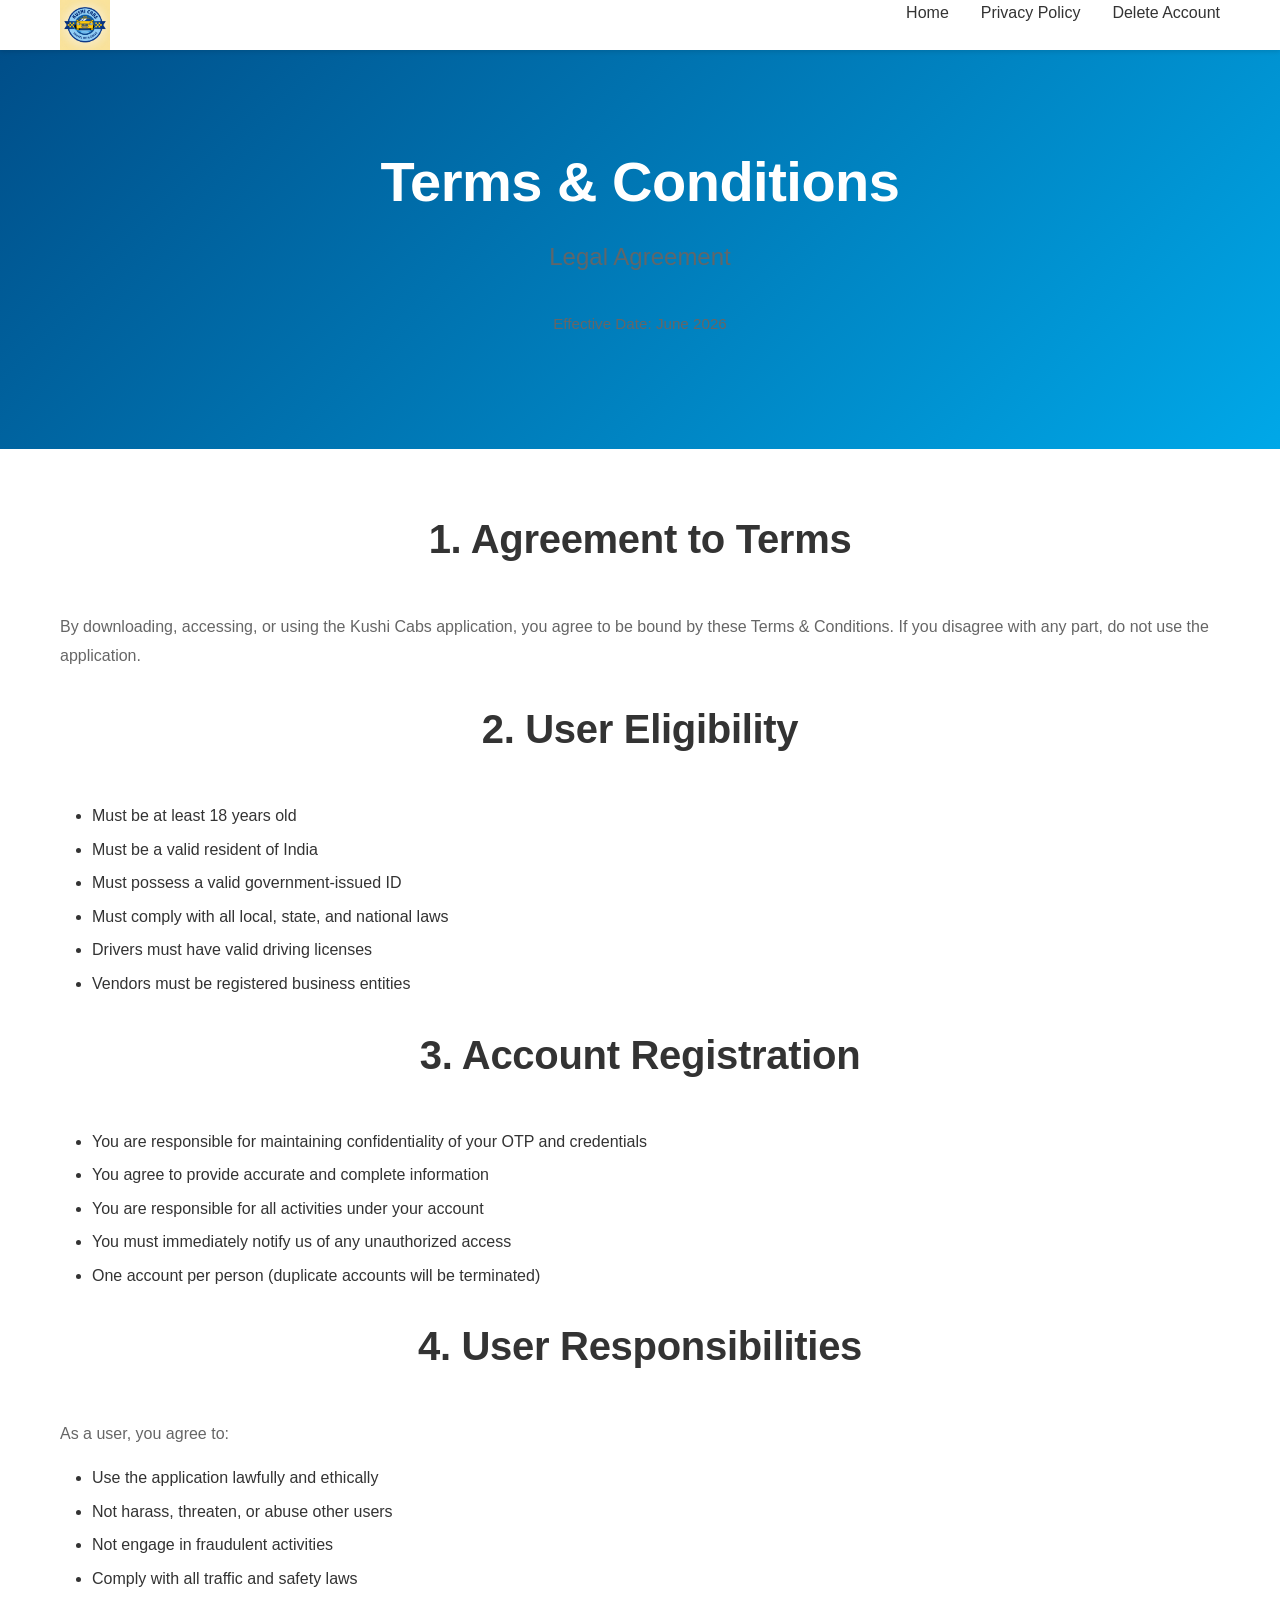
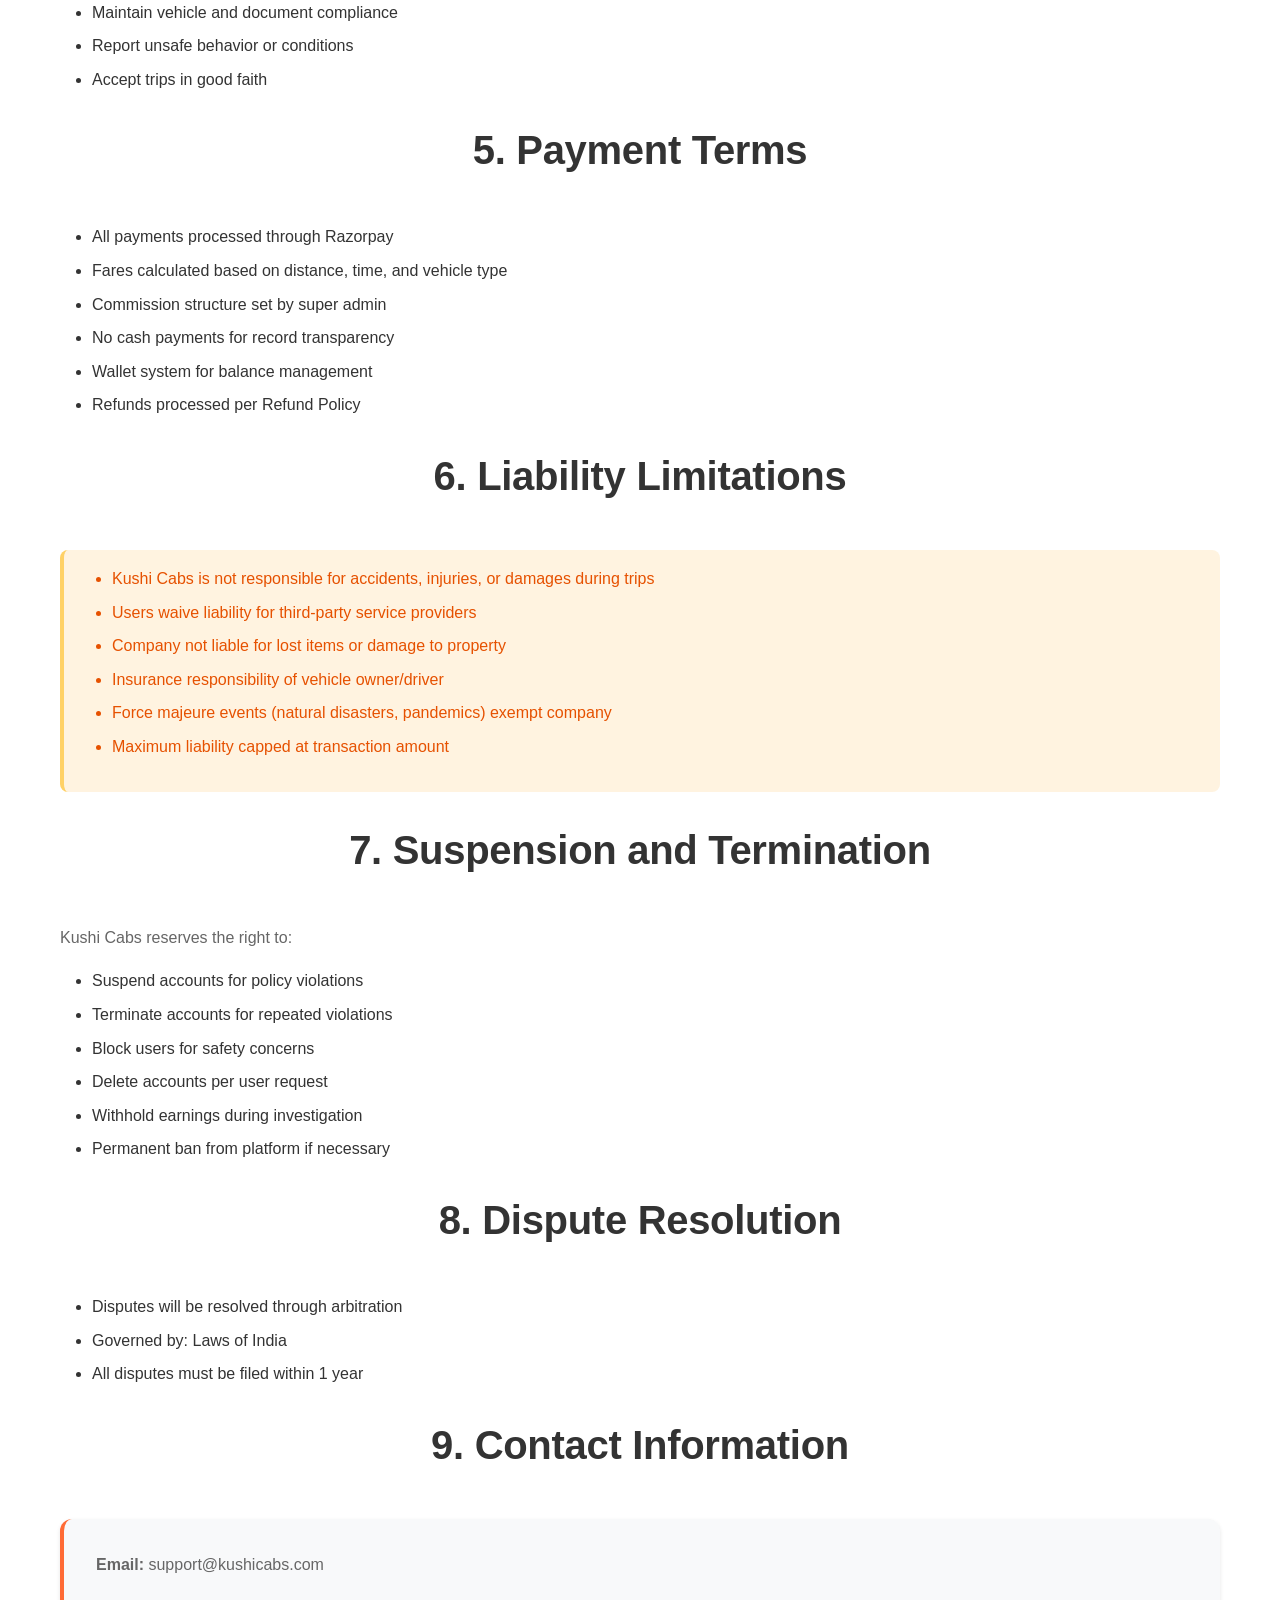
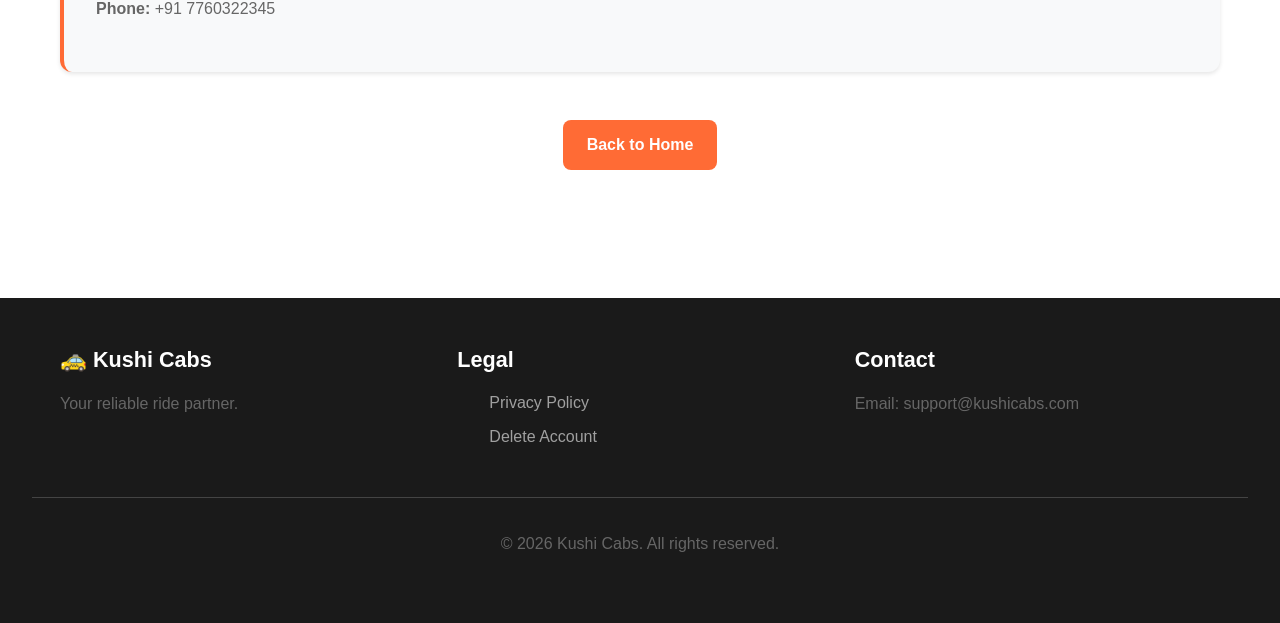
<file: pages/terms.html>
<!DOCTYPE html>
<html lang="en">
<head>
  <meta charset="UTF-8">
  <meta name="viewport" content="width=device-width, initial-scale=1.0">
  <meta name="description" content="Kushi Cabs Terms and Conditions">
  <meta name="robots" content="index, follow">
  <title>Terms & Conditions - Kushi Cabs</title>
  <link rel="stylesheet" href="../css/style.css">
</head>
<body>
  <a href="#main-content" class="skip-link">Skip to main content</a>

  <header>
    <nav class="container">
      <div class="logo"><img src="../app.icon.jpeg" alt="Kushi Cabs Logo" class="logo-image"></div>
      <ul class="nav-links" id="navLinks">
        <li><a href="../index.html">Home</a></li>
        <li><a href="privacy.html">Privacy Policy</a></li>
        <li><a href="delete-account.html">Delete Account</a></li>
      </ul>
      <div class="hamburger" id="hamburger">
        <span></span>
        <span></span>
        <span></span>
      </div>
    </nav>
  </header>

  <main id="main-content">
    <section class="hero" style="min-height: 35vh;">
      <div class="hero-content">
        <h1>Terms & Conditions</h1>
        <p class="subheading">Legal Agreement</p>
        <p style="font-size: 0.95rem;">Effective Date: June 2026</p>
      </div>
    </section>

    <section>
      <div class="container">
        <h2>1. Agreement to Terms</h2>
        <p>
          By downloading, accessing, or using the Kushi Cabs application, you agree to be bound by these 
          Terms & Conditions. If you disagree with any part, do not use the application.
        </p>

        <h2 style="margin-top: 2rem;">2. User Eligibility</h2>
        <ul>
          <li>Must be at least 18 years old</li>
          <li>Must be a valid resident of India</li>
          <li>Must possess a valid government-issued ID</li>
          <li>Must comply with all local, state, and national laws</li>
          <li>Drivers must have valid driving licenses</li>
          <li>Vendors must be registered business entities</li>
        </ul>

        <h2 style="margin-top: 2rem;">3. Account Registration</h2>
        <ul>
          <li>You are responsible for maintaining confidentiality of your OTP and credentials</li>
          <li>You agree to provide accurate and complete information</li>
          <li>You are responsible for all activities under your account</li>
          <li>You must immediately notify us of any unauthorized access</li>
          <li>One account per person (duplicate accounts will be terminated)</li>
        </ul>

        <h2 style="margin-top: 2rem;">4. User Responsibilities</h2>
        <p>As a user, you agree to:</p>
        <ul>
          <li>Use the application lawfully and ethically</li>
          <li>Not harass, threaten, or abuse other users</li>
          <li>Not engage in fraudulent activities</li>
          <li>Comply with all traffic and safety laws</li>
          <li>Maintain vehicle and document compliance</li>
          <li>Report unsafe behavior or conditions</li>
          <li>Accept trips in good faith</li>
        </ul>

        <h2 style="margin-top: 2rem;">5. Payment Terms</h2>
        <ul>
          <li>All payments processed through Razorpay</li>
          <li>Fares calculated based on distance, time, and vehicle type</li>
          <li>Commission structure set by super admin</li>
          <li>No cash payments for record transparency</li>
          <li>Wallet system for balance management</li>
          <li>Refunds processed per Refund Policy</li>
        </ul>

        <h2 style="margin-top: 2rem;">6. Liability Limitations</h2>
        <div class="alert alert-warning">
          <ul>
            <li>Kushi Cabs is not responsible for accidents, injuries, or damages during trips</li>
            <li>Users waive liability for third-party service providers</li>
            <li>Company not liable for lost items or damage to property</li>
            <li>Insurance responsibility of vehicle owner/driver</li>
            <li>Force majeure events (natural disasters, pandemics) exempt company</li>
            <li>Maximum liability capped at transaction amount</li>
          </ul>
        </div>

        <h2 style="margin-top: 2rem;">7. Suspension and Termination</h2>
        <p>Kushi Cabs reserves the right to:</p>
        <ul>
          <li>Suspend accounts for policy violations</li>
          <li>Terminate accounts for repeated violations</li>
          <li>Block users for safety concerns</li>
          <li>Delete accounts per user request</li>
          <li>Withhold earnings during investigation</li>
          <li>Permanent ban from platform if necessary</li>
        </ul>

        <h2 style="margin-top: 2rem;">8. Dispute Resolution</h2>
        <ul>
          <li>Disputes will be resolved through arbitration</li>
          <li>Governed by: Laws of India</li>
          <li>All disputes must be filed within 1 year</li>
        </ul>

        <h2 style="margin-top: 2rem;">9. Contact Information</h2>
        <div class="feature-card">
          <p><strong>Email:</strong> support@kushicabs.com</p>
          <p><strong>Phone:</strong> +91 7760322345</p>
        </div>

        <div style="text-align: center; margin-top: 3rem;">
          <a href="../index.html" class="btn btn-primary">Back to Home</a>
        </div>
      </div>
    </section>
  </main>

  <footer>
    <div class="container footer-content">
      <div class="footer-section">
        <h4>🚕 Kushi Cabs</h4>
        <p>Your reliable ride partner.</p>
      </div>
      <div class="footer-section">
        <h4>Legal</h4>
        <ul>
          <li><a href="privacy.html">Privacy Policy</a></li>
          <li><a href="delete-account.html">Delete Account</a></li>
        </ul>
      </div>
      <div class="footer-section">
        <h4>Contact</h4>
        <p>Email: support@kushicabs.com</p>
      </div>
    </div>
    <div class="footer-bottom">
      <p>&copy; 2026 Kushi Cabs. All rights reserved.</p>
    </div>
  </footer>

  <script src="../js/main.js"></script>
</body>
</html>
</file>
<file: css/style.css>
/* Kushi Cabs Website - Global Stylesheet */
/* WCAG 2.1 Compliant & Google Play Store Requirements */

:root {
  --primary-color: #FF6B35;
  --secondary-color: #004E89;
  --accent-color: #00A8E8;
  --success-color: #06D6A0;
  --danger-color: #EF476F;
  --warning-color: #FFD166;
  --dark-bg: #1a1a1a;
  --light-bg: #f8f9fa;
  --text-dark: #333333;
  --text-light: #666666;
  --border-color: #e0e0e0;
  --shadow-sm: 0 2px 4px rgba(0, 0, 0, 0.1);
  --shadow-md: 0 4px 12px rgba(0, 0, 0, 0.15);
  --shadow-lg: 0 12px 24px rgba(0, 0, 0, 0.2);
  --transition: all 0.3s ease;
}

/* Universal Styles */
* {
  margin: 0;
  padding: 0;
  box-sizing: border-box;
}

html {
  scroll-behavior: smooth;
  font-size: 16px;
}

body {
  font-family: -apple-system, BlinkMacSystemFont, 'Segoe UI', Roboto, Oxygen,
    Ubuntu, Cantarell, sans-serif;
  line-height: 1.6;
  color: var(--text-dark);
  background-color: #ffffff;
}

/* Typography */
h1, h2, h3, h4, h5, h6 {
  font-weight: 700;
  line-height: 1.3;
  margin-bottom: 1rem;
  color: var(--text-dark);
}

h1 {
  font-size: 3.5rem;
  letter-spacing: -0.5px;
}

h2 {
  font-size: 2.5rem;
  letter-spacing: -0.3px;
}

h3 {
  font-size: 1.75rem;
}

h4 {
  font-size: 1.35rem;
}

p {
  margin-bottom: 1rem;
  color: var(--text-light);
  line-height: 1.8;
}

a {
  color: var(--primary-color);
  text-decoration: none;
  transition: var(--transition);
}

a:hover {
  color: var(--secondary-color);
}

/* Accessibility */
focus:visible,
button:focus-visible,
a:focus-visible,
input:focus-visible {
  outline: 3px solid var(--primary-color);
  outline-offset: 2px;
}

.skip-link {
  position: absolute;
  top: -40px;
  left: 0;
  background: var(--primary-color);
  color: white;
  padding: 8px;
  text-decoration: none;
  z-index: 100;
}

.skip-link:focus {
  top: 0;
}

/* Container */
.container {
  max-width: 1200px;
  margin: 0 auto;
  padding: 0 20px;
}

/* Header & Navigation */
header {
  background: white;
  box-shadow: var(--shadow-sm);
  position: sticky;
  top: 0;
  z-index: 1000;
}

nav {
  display: flex;
  justify-content: space-between;
  align-items: center;
  padding: 1.5rem 2rem;
}

.logo {
  font-size: 1.8rem;
  font-weight: 700;
  color: var(--primary-color);
  display: flex;
  align-items: center;
  gap: 0.5rem;
}

.logo-image {
  height: 50px;
  width: auto;
  max-width: 200px;
  object-fit: contain;
}

.nav-links {
  display: flex;
  list-style: none;
  gap: 2rem;
  align-items: center;
}

.nav-links a {
  color: var(--text-dark);
  font-weight: 500;
  transition: var(--transition);
  padding: 0.5rem 0;
  border-bottom: 2px solid transparent;
}

.nav-links a:hover {
  color: var(--primary-color);
  border-bottom-color: var(--primary-color);
}

/* Mobile Menu */
.hamburger {
  display: none;
  flex-direction: column;
  cursor: pointer;
}

.hamburger span {
  width: 25px;
  height: 3px;
  background: var(--text-dark);
  margin: 4px 0;
  transition: var(--transition);
}

/* Buttons */
.btn {
  display: inline-block;
  padding: 0.75rem 1.5rem;
  border: none;
  border-radius: 0.5rem;
  font-size: 1rem;
  font-weight: 600;
  cursor: pointer;
  transition: var(--transition);
  text-align: center;
  text-decoration: none;
  font-family: inherit;
}

.btn-primary {
  background-color: var(--primary-color);
  color: white;
}

.btn-primary:hover {
  background-color: #e55a2b;
  box-shadow: var(--shadow-md);
  transform: translateY(-2px);
}

.btn-secondary {
  background-color: var(--secondary-color);
  color: white;
}

.btn-secondary:hover {
  background-color: #003a66;
  box-shadow: var(--shadow-md);
}

.btn-outline {
  background: transparent;
  border: 2px solid var(--primary-color);
  color: var(--primary-color);
}

.btn-outline:hover {
  background-color: var(--primary-color);
  color: white;
}

.btn-danger {
  background-color: var(--danger-color);
  color: white;
}

.btn-danger:hover {
  background-color: #d63a62;
  box-shadow: var(--shadow-md);
}

.btn:disabled {
  opacity: 0.5;
  cursor: not-allowed;
}

/* Hero Section */
.hero {
  background: linear-gradient(135deg, var(--secondary-color), var(--accent-color));
  color: white;
  padding: 6rem 2rem;
  text-align: center;
  min-height: 70vh;
  display: flex;
  align-items: center;
  justify-content: center;
}

.hero h1 {
  color: white;
  margin-bottom: 1rem;
  font-size: 3.5rem;
}

.hero .subheading {
  font-size: 1.5rem;
  margin-bottom: 2rem;
  opacity: 0.95;
}

.hero-content {
  max-width: 800px;
  margin: 0 auto;
}

/* Sections */
section {
  padding: 4rem 2rem;
}

section h2 {
  text-align: center;
  margin-bottom: 3rem;
}

/* Features Grid */
.features-grid {
  display: grid;
  grid-template-columns: repeat(auto-fit, minmax(300px, 1fr));
  gap: 2rem;
  margin: 3rem 0;
}

.feature-card {
  background: var(--light-bg);
  padding: 2rem;
  border-radius: 0.75rem;
  box-shadow: var(--shadow-sm);
  transition: var(--transition);
  border-left: 4px solid var(--primary-color);
}

.feature-card:hover {
  box-shadow: var(--shadow-md);
  transform: translateY(-4px);
}

.feature-card h3 {
  color: var(--primary-color);
  margin-bottom: 1rem;
}

.feature-card ul {
  list-style: none;
  margin-left: 0;
}

.feature-card li {
  padding: 0.5rem 0;
  padding-left: 1.5rem;
  position: relative;
}

.feature-card li:before {
  content: "✓";
  position: absolute;
  left: 0;
  color: var(--success-color);
  font-weight: bold;
}

/* Footer */
footer {
  background: var(--dark-bg);
  color: #e0e0e0;
  padding: 3rem 2rem;
  margin-top: 4rem;
}

.footer-content {
  display: grid;
  grid-template-columns: repeat(auto-fit, minmax(280px, 1fr));
  gap: 2rem;
  max-width: 1200px;
  margin: 0 auto;
  margin-bottom: 2rem;
}

.footer-section h4 {
  color: white;
  margin-bottom: 1rem;
}

.footer-section ul {
  list-style: none;
}

.footer-section ul li {
  margin-bottom: 0.5rem;
}

.footer-section a {
  color: #a0a0a0;
}

.footer-section a:hover {
  color: var(--primary-color);
}

.footer-bottom {
  border-top: 1px solid #444;
  padding-top: 2rem;
  text-align: center;
  color: #888;
}

/* Forms */
form {
  max-width: 600px;
  margin: 2rem auto;
}

.form-group {
  margin-bottom: 1.5rem;
}

label {
  display: block;
  margin-bottom: 0.5rem;
  font-weight: 600;
  color: var(--text-dark);
}

input[type="text"],
input[type="email"],
input[type="password"],
input[type="tel"],
textarea,
select {
  width: 100%;
  padding: 0.75rem;
  border: 1px solid var(--border-color);
  border-radius: 0.5rem;
  font-size: 1rem;
  font-family: inherit;
  transition: var(--transition);
}

input[type="text"]:focus,
input[type="email"]:focus,
input[type="password"]:focus,
input[type="tel"]:focus,
textarea:focus,
select:focus {
  outline: none;
  border-color: var(--primary-color);
  box-shadow: 0 0 0 3px rgba(255, 107, 53, 0.1);
}

textarea {
  resize: vertical;
  min-height: 120px;
}

/* Alert Messages */
.alert {
  padding: 1rem;
  border-radius: 0.5rem;
  margin-bottom: 1rem;
  border-left: 4px solid;
}

.alert-success {
  background-color: #e8f5e9;
  border-color: var(--success-color);
  color: #2e7d32;
}

.alert-danger {
  background-color: #ffebee;
  border-color: var(--danger-color);
  color: #c62828;
}

.alert-warning {
  background-color: #fff3e0;
  border-color: var(--warning-color);
  color: #e65100;
}

.alert-info {
  background-color: #e1f5fe;
  border-color: var(--accent-color);
  color: #01579b;
}

/* Tables */
table {
  width: 100%;
  border-collapse: collapse;
  margin: 2rem 0;
  box-shadow: var(--shadow-sm);
}

th {
  background-color: var(--secondary-color);
  color: white;
  padding: 1rem;
  text-align: left;
  font-weight: 600;
}

td {
  padding: 1rem;
  border-bottom: 1px solid var(--border-color);
}

tr:hover {
  background-color: var(--light-bg);
}

/* Lists */
ol, ul {
  margin-left: 2rem;
  margin-bottom: 1rem;
}

li {
  margin-bottom: 0.5rem;
}

/* Utility Classes */
.text-center {
  text-align: center;
}

.text-right {
  text-align: right;
}

.mt-1 { margin-top: 1rem; }
.mt-2 { margin-top: 2rem; }
.mt-3 { margin-top: 3rem; }

.mb-1 { margin-bottom: 1rem; }
.mb-2 { margin-bottom: 2rem; }
.mb-3 { margin-bottom: 3rem; }

.p-1 { padding: 1rem; }
.p-2 { padding: 2rem; }

.text-muted {
  color: var(--text-light);
}

.text-danger {
  color: var(--danger-color);
}

.text-success {
  color: var(--success-color);
}

/* Responsive Design */
@media (max-width: 768px) {
  h1 {
    font-size: 2rem;
  }

  h2 {
    font-size: 1.75rem;
  }

  h3 {
    font-size: 1.35rem;
  }

  .nav-links {
    display: none;
    position: absolute;
    top: 100%;
    left: 0;
    right: 0;
    flex-direction: column;
    background: white;
    padding: 1rem;
    gap: 1rem;
    box-shadow: var(--shadow-md);
  }

  .nav-links.active {
    display: flex;
  }

  .hamburger {
    display: flex;
  }

  .hero {
    padding: 3rem 2rem;
  }

  .hero h1 {
    font-size: 2rem;
  }

  .hero .subheading {
    font-size: 1.1rem;
  }

  section {
    padding: 2rem 1rem;
  }

  .features-grid {
    grid-template-columns: 1fr;
  }

  table {
    font-size: 0.875rem;
  }

  th, td {
    padding: 0.75rem;
  }
}

@media (max-width: 480px) {
  h1 {
    font-size: 1.5rem;
  }

  h2 {
    font-size: 1.25rem;
  }

  .btn {
    padding: 0.6rem 1.2rem;
    font-size: 0.875rem;
  }

  section {
    padding: 1.5rem 1rem;
  }
}

/* Print Styles */
@media print {
  header, footer, .btn, .hamburger {
    display: none;
  }

  body {
    background: white;
  }
}

/* Accessibility - Skip Navigation */
.skip-link {
  position: absolute;
  top: -40px;
  left: 0;
  background: var(--primary-color);
  color: white;
  padding: 8px;
  text-decoration: none;
  z-index: 100;
}

.skip-link:focus {
  top: 0;
}
</file>
